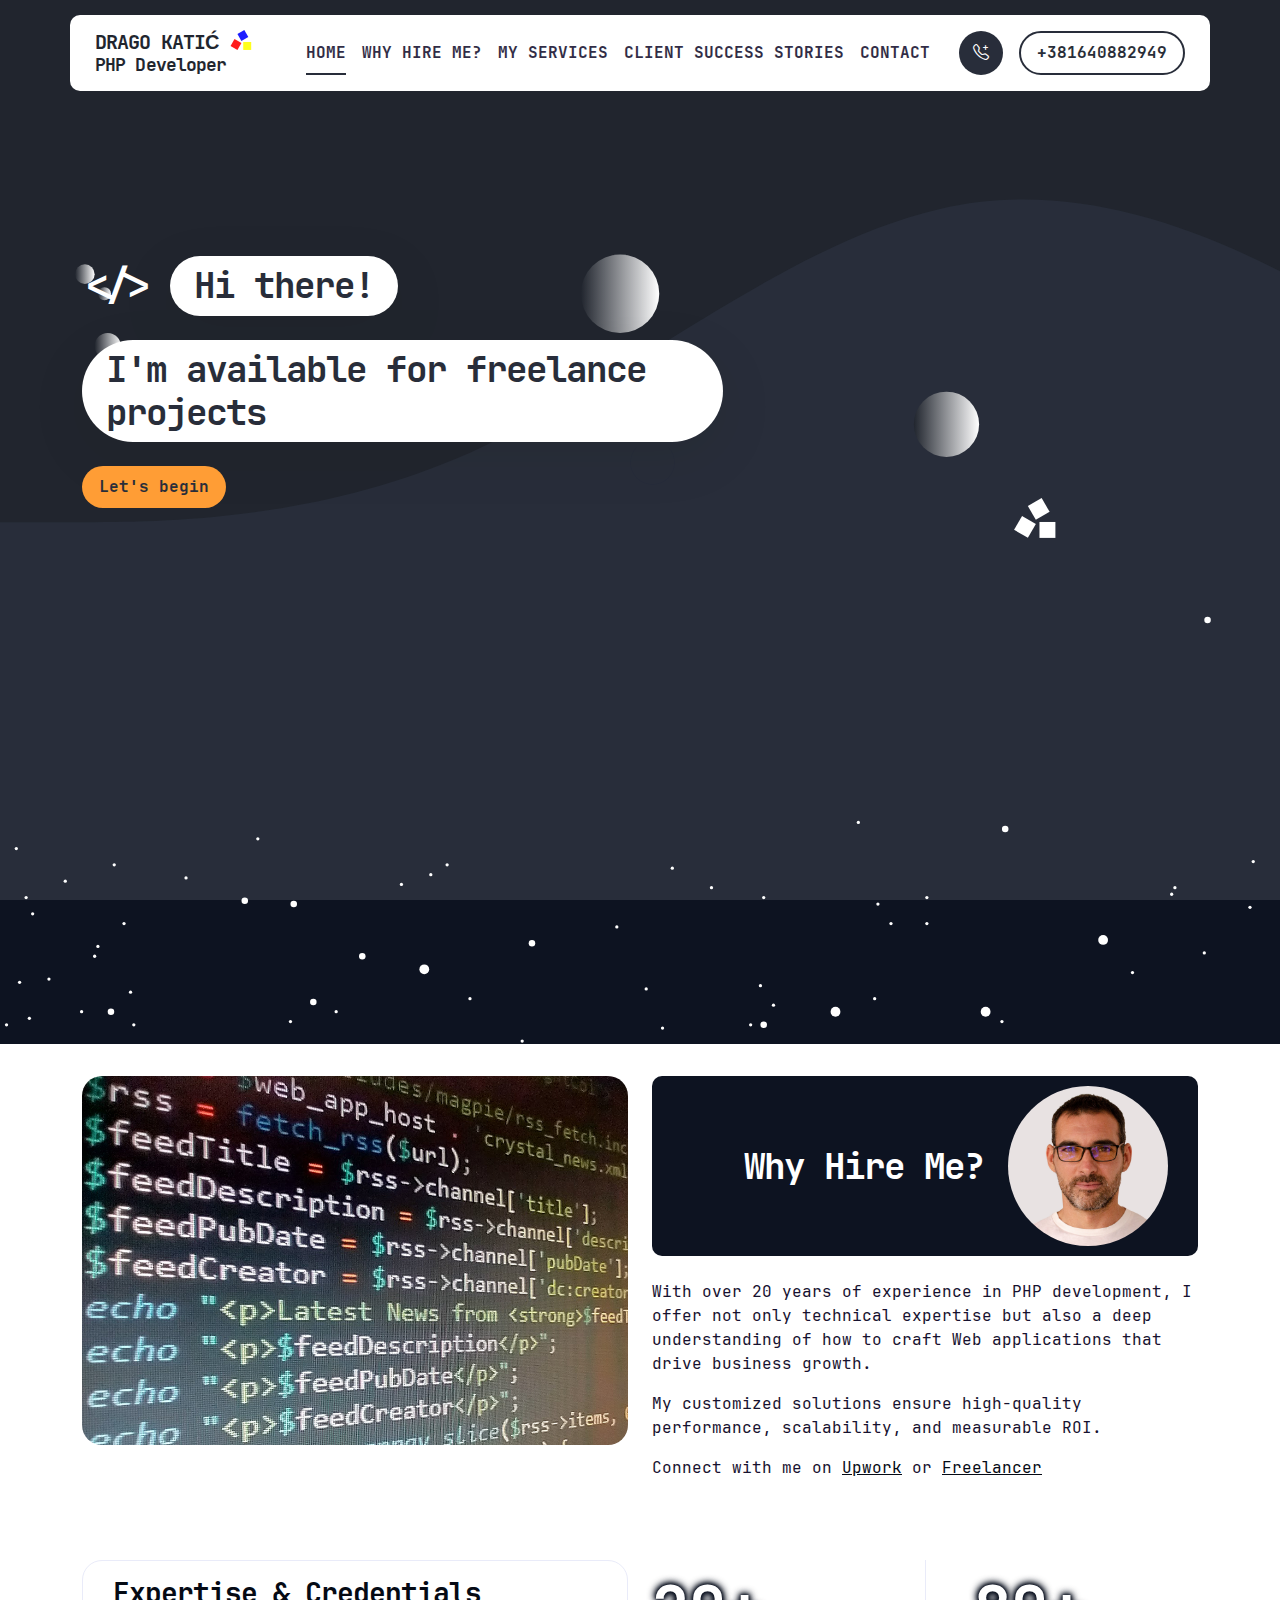
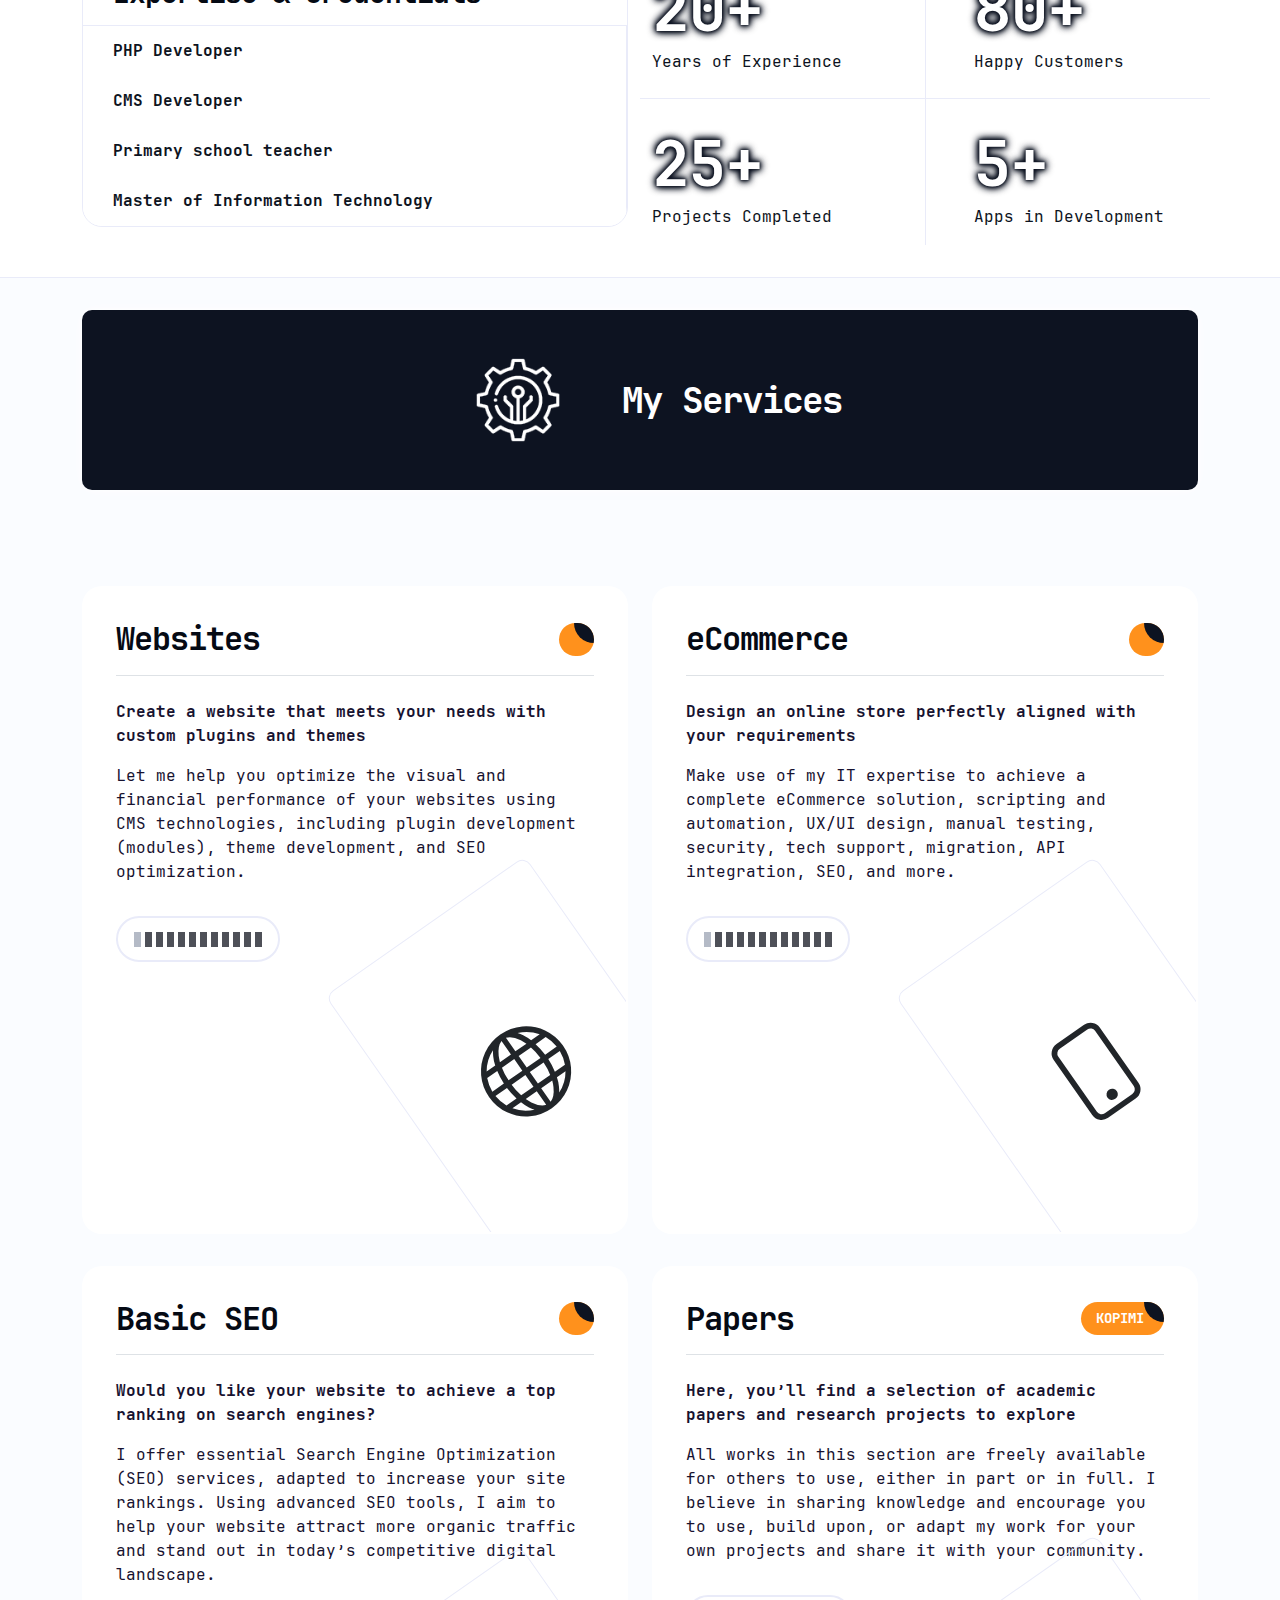
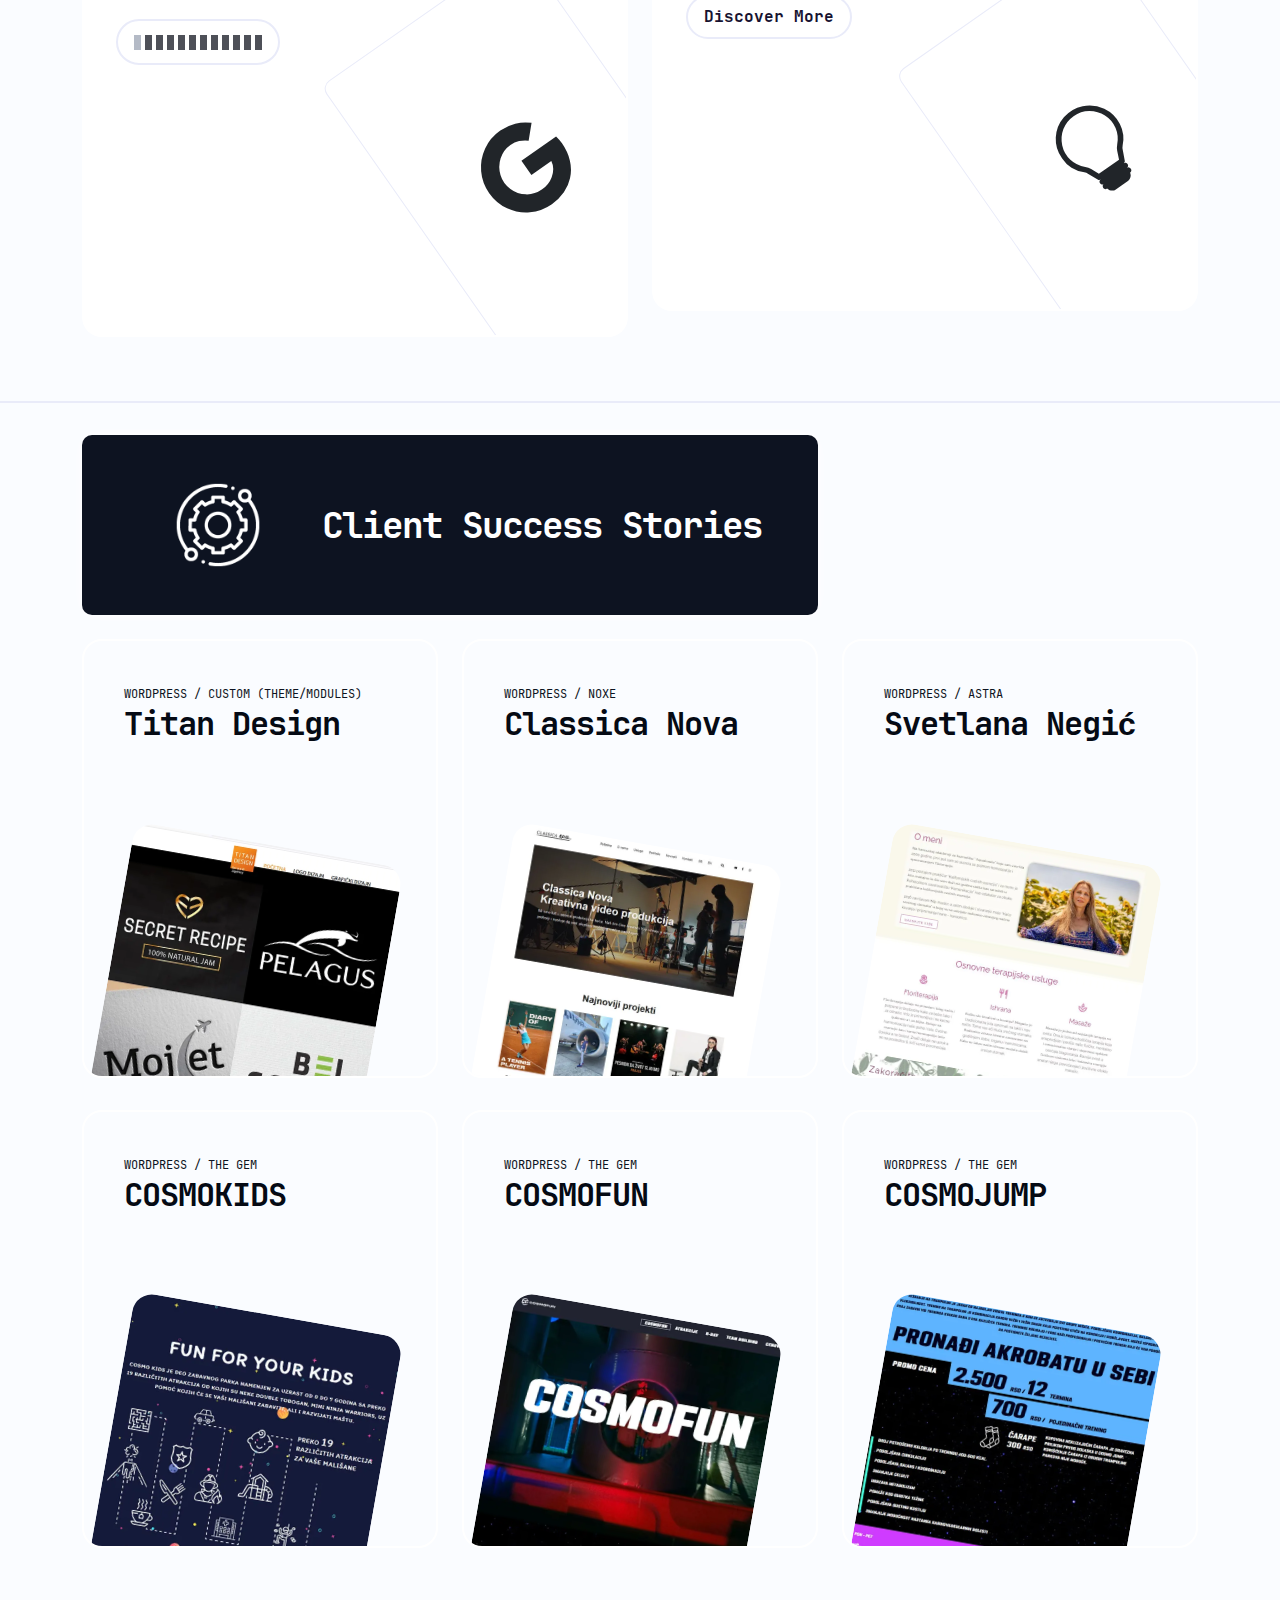
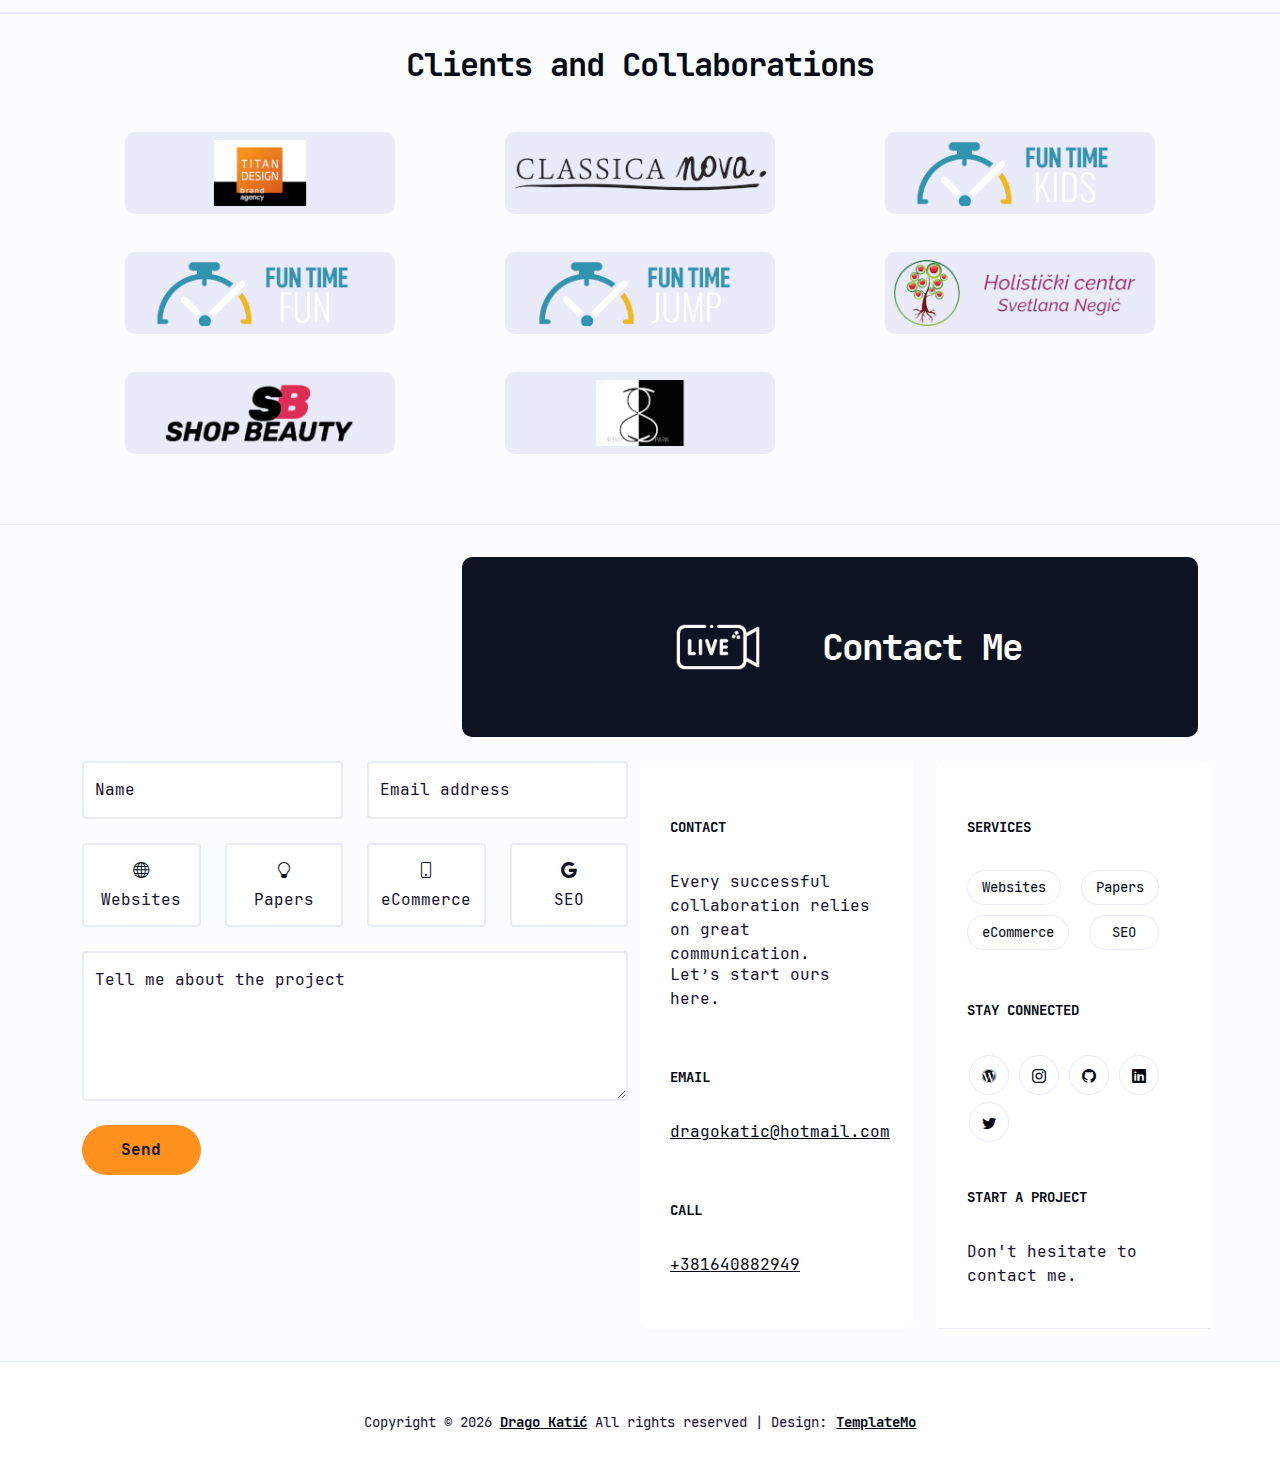
<file: index.html>
<!doctype html>
    <html lang="en">
    <head>
        <script async src="https://www.googletagmanager.com/gtag/js?id=G-L1P8VCRL9Y"></script>
        <script>
            window.dataLayer = window.dataLayer || [];
            function gtag(){dataLayer.push(arguments);}
            gtag('js', new Date());
            gtag('config', 'G-L1P8VCRL9Y');
        </script>
    <meta name="google-site-verification" content="dE_oBko5D4y0tLyvJw1YZ-EsKObA-BkyZZPKDh4HV3Q"/>
    <!-- Character encoding -->
    <meta charset="utf-8"/>
    <!-- Basic SEO meta tags -->
    <meta name="abstract" content="Drago Katić | PHP Developer"/>
    <meta name="keywords" content="Drago Katić | PHP Developer | Portfolio | Freelance projects | PHP | CMS | Websites | eCommerce | Basic SEO | Papers | Technical expertise |  KOPIMI"/>
    <meta name="copyright" content="Copyright © Drago Katić All rights reserved"/>
    <meta name="robots" content="index, follow, max-snippet:-1, max-image-preview:large"/>
    <!-- Canonical link to the main URL of the website -->
    <link rel="canonical" href="https://dragokatic.github.io/"/>
    <!-- Viewport settings for responsive design -->
    <meta name="viewport" content="width=device-width, initial-scale=1"/>
    <!-- Meta description for search engines and SEO -->
    <meta name="description" content="With over 20 years of experience in PHP development, I offer technical expertise and a deep understanding of web applications that drive business growth. My customized solutions ensure high-quality performance and measurable ROI."/>
    <!-- Author of the website -->
    <meta name="author" content="Drago Katić"/>
    <!-- Title tag for the website (displayed in browser tab) -->
    <title>Drago Katić | PHP Developer | Portfolio</title>
    <!-- Favicon and Apple touch icons for various devices -->
    <link rel="apple-touch-icon" sizes="57x57" href="/apple-icon-57x57.png">
    <link rel="apple-touch-icon" sizes="60x60" href="/apple-icon-60x60.png">
    <link rel="apple-touch-icon" sizes="72x72" href="/apple-icon-72x72.png">
    <link rel="apple-touch-icon" sizes="76x76" href="/apple-icon-76x76.png">
    <link rel="apple-touch-icon" sizes="114x114" href="/apple-icon-114x114.png">
    <link rel="apple-touch-icon" sizes="120x120" href="/apple-icon-120x120.png">
    <link rel="apple-touch-icon" sizes="144x144" href="/apple-icon-144x144.png">
    <link rel="apple-touch-icon" sizes="152x152" href="/apple-icon-152x152.png">
    <link rel="apple-touch-icon" sizes="180x180" href="/apple-icon-180x180.png">
    <!-- Favicon icons for Android and other platforms -->
    <link rel="icon" type="image/png" sizes="192x192"  href="/android-icon-192x192.png">
    <link rel="icon" type="image/png" sizes="32x32" href="/favicon-32x32.png">
    <link rel="icon" type="image/png" sizes="96x96" href="/favicon-96x96.png">
    <link rel="icon" type="image/png" sizes="16x16" href="/favicon-16x16.png">
    <!-- Manifest for progressive web app functionality -->
    <link rel="manifest" href="/manifest.json">
    <!-- Microsoft application settings for Windows tiles -->
    <meta name="msapplication-TileColor" content="#ffffff">
    <meta name="msapplication-TileImage" content="/ms-icon-144x144.png">
    <!-- Favicon generator. For real. -->
    <link rel="icon" type="image/svg+xml" href="/favicon.svg" />
    <link rel="shortcut icon" href="/favicon.ico" />
    <link rel="apple-touch-icon" sizes="180x180" href="/apple-touch-icon.png" />
    <meta name="apple-mobile-web-app-title" content="Drago Katić | PHP Developer" />
    <link rel="manifest" href="/site.webmanifest" />
    <!-- Theme color for mobile browsers -->
    <meta name="theme-color" content="#ffffff">
    <!-- Open Graph (OG) tags for social media sharing (Facebook, LinkedIn, etc.) -->
    <meta property="og:locale" content="en-US"/>
    <meta property="og:type" content="website"/>
    <meta property="og:title" content="Drago Katić | PHP Developer | Portfolio"/>
    <meta property="og:description" content="With over 20 years of experience in PHP development, I offer technical expertise and a deep understanding of web applications that drive business growth. My customized solutions ensure high-quality performance and measurable ROI"/>
    <meta property="og:url" content="https://dragokatic.github.io/"/>
    <meta property="og:site_name" content="Drago Katić | PHP Developer | Portfolio"/>
    <!-- Open Graph image settings -->
    <meta property="og:image" content="images/drago-katic-php-developer.webp"/>
    <meta property="og:image:secure_url" content="images/drago-katic-php-developer.webp"/>
    <meta property="og:image:width" content="1200"/>
    <meta property="og:image:height" content="800"/>
    <meta property="og:image:alt" content="Drago Katić | PHP Developer | Portfolio"/>
    <meta property="og:image:type" content="image/webp"/>
    <!-- Twitter tags for social media sharing -->
    <meta name="twitter:card" content="summary_large_image"/>
    <meta name="twitter:title" content="Drago Katić | PHP Developer | Portfolio"/>
    <meta name="twitter:description" content="With over 20 years of experience in PHP development, I offer not only technical expertise but also a  deep understanding of how to craft web applications that drive business growth. My customized solutions ensure high-quality performance, scalability, and measurable ROI"/>
    <meta name="twitter:image" content="images/drago-katic-php-developer.webp"  />
    <meta name="twitter:label1" content="Written by"/>
    <meta name="twitter:data1" content="Drago Katić"/>
    <meta name="twitter:label2" content="Time to read"/>
    <meta name="twitter:data2" content="2 minutes"/>
    <!-- CSS FILES -->
    <link href="css/fonts.css" rel="stylesheet">
    <link href="css/bootstrap.min.css" rel="stylesheet">
    <link href="css/bootstrap-icons.css" rel="stylesheet">
    <link href="css/magnific-popup.css" rel="stylesheet">
    <link href="css/templatemo-first-portfolio-style.css" rel="stylesheet">
</head>
<body>
    <section class="preloader">
        <div class="spinner">
            <span class="spinner-rotate"></span>
        </div>
    </section>
    <nav class="navbar navbar-expand-lg">
        <div class="container">
            <a href="index.html" class="navbar-brand mx-auto mx-lg-0">
                <h1 class="header-container">
                    <span class="header-text">
                        <span class="header-drago-katic">Drago Katić</span>
                        <span class="header-php-developer">PHP Developer</span>
                    </span>
                    <img src="images/logo.svg" class="header-logo" alt="Colorful Logo Drago Katić | PHP Developer | Portfolio">
                </h1>
            </a>
            <button class="navbar-toggler" type="button" data-bs-toggle="collapse" data-bs-target="#navbarNav" aria-controls="navbarNav" aria-expanded="false" aria-label="Toggle navigation">
                <span class="navbar-toggler-icon"></span>
            </button>
            <div class="d-flex align-items-center d-lg-none telephone">
                <i class="navbar-icon bi-telephone-plus me-3 telephone-button"></i>
                <a href="tel: +381640882949" class="custom-btn btn telephone-link">+381640882949</a>
            </div>
            <div class="collapse navbar-collapse" id="navbarNav">
                <ul class="navbar-nav ms-lg-5">
                    <li class="nav-item">
                        <a class="nav-link click-scroll" href="index.html#section_1"><span class="menu-links-14">Home</span></a>
                    </li>
                    <li class="nav-item">
                        <a class="nav-link click-scroll" href="index.html#section_2"><span class="menu-links-14">Why Hire Me?</span></a>
                    </li>
                    <li class="nav-item">
                        <a class="nav-link click-scroll" href="index.html#section_3"><span class="menu-links-14">My Services</span></a>
                    </li>
                    <li class="nav-item">
                        <a class="nav-link click-scroll" href="index.html#section_4"><span class="menu-links-14">Client Success Stories</span></a>
                    </li>
                    <li class="nav-item">
                        <a class="nav-link click-scroll" href="index.html#section_5"><span class="menu-links-14">Contact</span></a>
                    </li>
                </ul>
                <div class="d-lg-flex align-items-center d-none ms-auto">
                    <i class="navbar-icon bi-telephone-plus me-3"></i>
                    <a href="tel: +381640882949" class="custom-btn btn">+381640882949</a>
                </div>
            </div>
        </div>
    </nav>
    <main>
        <section class="dragokatic d-flex justify-content-center align-items-center" id="section_1">
            <div class="container z-index-50">
                <div class="row">
                    <div class="col-lg-7 col-12">
                        <div class="hero-text">
                            <div class="d-flex align-items-center mb-4">
                                <p class="dragokatic-code-symbol">&#60;&#47;&#62;</p>
                                <h2 class="dragokatic-title ms-3 mb-0">Hi there!</h2>
                            </div>
                            <h2 class="mb-4">I'm available for freelance projects</h2>
                            <p class="mb-4"><a class="custom-btn btn custom-link" href="#section_2">Let's begin</a></p>
                        </div>
                    </div>
                    <div class="col-lg-5 col-12">
                        <img src="images/logo_white.svg" class="logo-image img-fluid" alt="White Logo Drago Katić | PHP Developer | Portfolio">
                    </div>
                </div>
            </div>
            <svg xmlns="http://www.w3.org/2000/svg" viewBox="0 0 1440 320">
                <defs>
                    <linearGradient id="light-right" x1="1" y1="0.5" x2="0" y2="0.5">
                        <stop offset="0%" stop-color="white"/>
                        <stop offset="100%" stop-color="#050a14"/>
                    </linearGradient>
                </defs>
                <path fill="#050a14" d="M0,160L24,160C48,160,96,160,144,138.7C192,117,240,75,288,64C336,53,384,75,432,106.7C480,139,528,181,576,208C624,235,672,245,720,240C768,235,816,213,864,186.7C912,160,960,128,1008,133.3C1056,139,1104,181,1152,202.7C1200,224,1248,224,1296,197.3C1344,171,1392,117,1416,90.7L1440,64L1440,0L0,0Z"></path>

                <circle cx="32" cy="90" r="2" fill="url(#light-right)"/>
                <circle cx="26" cy="84" r="3" fill="url(#light-right)"/>
                <circle cx="33" cy="106" r="4" fill="url(#light-right)"/>
                <circle cx="55" cy="111" r="1" fill="url(#light-right)"/>
                <!-- Planets -->
                <circle cx="190" cy="90" r="12" fill="url(#light-right)"/>
                <circle cx="450" cy="190" r="8" fill="url(#light-right)"/>
                <circle cx="290" cy="130" r="10" fill="url(#light-right)"/>
                <!-- The Stars  -->
                <circle cx="400" cy="220" r="1.5" fill="white"/>
                <circle cx="410" cy="230" r="1.2" fill="white"/>
                <circle cx="370" cy="190" r="1" fill="white"/>
                <circle cx="700" cy="100" r="0.5" fill="white"/>
                <circle cx="900" cy="80" r="0.8" fill="white"/>
                <circle cx="1250" cy="180" r="0.5" fill="white"/>
                <!-- Planet's rings-->
                <ellipse cx="450" cy="190" rx="28" ry="10" fill="none" stroke="white" stroke-width="0.6"/>
                <ellipse cx="450" cy="190" rx="35" ry="12" fill="none" stroke="white" stroke-width="0.8"/>
                <ellipse cx="450" cy="190" rx="40" ry="14" fill="none" stroke="white" stroke-width="1"/>
                <!--Stars  -->
                <circle cx="302" cy="310" r="1.5" fill="white"/>
                <circle cx="521" cy="313" r="0.5" fill="white"/>
                <circle cx="218" cy="272" r="0.5" fill="white"/>
                <circle cx="1061" cy="309" r="0.5" fill="white"/>
                <circle cx="610" cy="284" r="0.5" fill="white"/>
                <circle cx="427" cy="299" r="0.5" fill="white"/>
                <circle cx="629" cy="315" r="0.5" fill="white"/>
                <circle cx="189" cy="284" r="0.5" fill="white"/>
                <circle cx="576" cy="274" r="0.5" fill="white"/>
                <circle cx="34" cy="310" r="1" fill="white"/>
                <circle cx="936" cy="278" r="0.5" fill="white"/>
                <circle cx="842" cy="308" r="0.5" fill="white"/>
                <circle cx="284" cy="275" r="0.5" fill="white"/>
                <circle cx="1438" cy="274" r="0.5" fill="white"/>
                <circle cx="1126" cy="275" r="0.5" fill="white"/>
                <circle cx="1176" cy="274" r="0.5" fill="white"/>
                <circle cx="649" cy="252" r="0.5" fill="white"/>
                <circle cx="1371" cy="309" r="0.5" fill="white"/>
                <circle cx="1121" cy="278" r="0.5" fill="white"/>
                <circle cx="96" cy="307" r="1" fill="white"/>
                <circle cx="564" cy="258" r="0.5" fill="white"/>
                <circle cx="41" cy="314" r="0.5" fill="white"/>
                <circle cx="29" cy="293" r="0.5" fill="white"/>
                <circle cx="1059" cy="319" r="0.5" fill="white"/>
                <circle cx="669" cy="306" r="0.5" fill="white"/>
                <circle cx="838" cy="276" r="0.5" fill="white"/>
                <circle cx="874" cy="287" r="0.5" fill="white"/>
                <circle cx="360" cy="272" r="0.5" fill="white"/>
                <circle cx="549" cy="286" r="0.5" fill="white"/>
                <circle cx="163" cy="289" r="1" fill="white"/>
                <circle cx="359" cy="274" r="0.5" fill="white"/>
                <circle cx="269" cy="277" r="0.5" fill="white"/>
                <circle cx="934" cy="287" r="1.5" fill="white"/>
                <circle cx="1052" cy="256" r="0.5" fill="white"/>
                <circle cx="1001" cy="262" r="0.5" fill="white"/>
                <circle cx="589" cy="273" r="0.5" fill="white"/>
                <circle cx="764" cy="309" r="0.5" fill="white"/>
                <circle cx="837" cy="289" r="0.5" fill="white"/>
                <circle cx="749" cy="270" r="0.5" fill="white"/>
                <circle cx="1065" cy="318" r="1" fill="white"/>
                <circle cx="594" cy="262" r="0.5" fill="white"/>
                <circle cx="782" cy="300" r="1" fill="white"/>
                <circle cx="237" cy="308" r="0.5" fill="white"/>
                <circle cx="1190" cy="298" r="0.5" fill="white"/>
                <circle cx="784" cy="257" r="0.5" fill="white"/>
                <circle cx="647" cy="292" r="0.5" fill="white"/>
                <circle cx="1186" cy="287" r="0.5" fill="white"/>
                <circle cx="771" cy="265" r="0.5" fill="white"/>
                <circle cx="284" cy="283" r="0.5" fill="white"/>
                <circle cx="404" cy="271" r="0.5" fill="white"/>
                <circle cx="514" cy="252" r="1.5" fill="white"/>
                <circle cx="234" cy="314" r="1" fill="white"/>
                <circle cx="1021" cy="274" r="0.5" fill="white"/>
                <circle cx="1319" cy="271" r="0.5" fill="white"/>
                <circle cx="543" cy="276" r="0.5" fill="white"/>
                <circle cx="435" cy="294" r="0.5" fill="white"/>
                <circle cx="369" cy="292" r="0.5" fill="white"/>
                <circle cx="234" cy="275" r="0.5" fill="white"/>
                <circle cx="40" cy="304" r="0.5" fill="white"/>
                <circle cx="206" cy="266" r="0.5" fill="white"/>
                <circle cx="103" cy="310" r="0.5" fill="white"/>
                <circle cx="75" cy="276" r="1" fill="white"/>
                <circle cx="1397" cy="264" r="0.5" fill="white"/>
                <circle cx="1027" cy="275" r="0.5" fill="white"/>
                <circle cx="273" cy="283" r="0.5" fill="white"/>
                <circle cx="1053" cy="302" r="0.5" fill="white"/>
                <circle cx="1165" cy="302" r="0.5" fill="white"/>
                <circle cx="432" cy="314" r="0.5" fill="white"/>
                <circle cx="591" cy="311" r="0.5" fill="white"/>
                <circle cx="160" cy="319" r="0.5" fill="white"/>
                <circle cx="268" cy="306" r="0.5" fill="white"/>
                <circle cx="338" cy="288" r="1.5" fill="white"/>
                <circle cx="347" cy="298" r="0.5" fill="white"/>
                <circle cx="198" cy="303" r="0.5" fill="white"/>
                <circle cx="421" cy="262" r="0.5" fill="white"/>
                <circle cx="1090" cy="268" r="0.5" fill="white"/>
                <circle cx="606" cy="309" r="0.5" fill="white"/>
                <circle cx="943" cy="263" r="0.5" fill="white"/>
                <circle cx="1149" cy="264" r="0.5" fill="white"/>
                <circle cx="233" cy="302" r="0.5" fill="white"/>
                <circle cx="743" cy="282" r="0.5" fill="white"/>
                <circle cx="137" cy="265" r="0.5" fill="white"/>
                <circle cx="991" cy="304" r="0.5" fill="white"/>
                <circle cx="123" cy="271" r="0.5" fill="white"/>
                <circle cx="1107" cy="293" r="1" fill="white"/>
                <circle cx="575" cy="251" r="0.5" fill="white"/>
                <circle cx="89" cy="313" r="0.5" fill="white"/>
                <circle cx="1429" cy="299" r="0.5" fill="white"/>
                <circle cx="132" cy="268" r="0.5" fill="white"/>
                <circle cx="1290" cy="277" r="1" fill="white"/>
                <circle cx="651" cy="292" r="0.5" fill="white"/>
                <circle cx="79" cy="257" r="0.5" fill="white"/>
                <circle cx="1304" cy="312" r="1.5" fill="white"/>
                <circle cx="203" cy="315" r="0.5" fill="white"/>
                <circle cx="554" cy="277" r="0.5" fill="white"/>
                <circle cx="1152" cy="253" r="1" fill="white"/>
                <circle cx="922" cy="258" r="0.5" fill="white"/>
                <circle cx="729" cy="298" r="0.5" fill="white"/>
                <circle cx="453" cy="284" r="0.5" fill="white"/>
                <circle cx="144" cy="306" r="0.5" fill="white"/>
                <circle cx="1068" cy="286" r="1" fill="white"/>
                <circle cx="1314" cy="278" r="0.5" fill="white"/>
                <circle cx="256" cy="310" r="1.5" fill="white"/>
                <circle cx="827" cy="291" r="0.5" fill="white"/>
                <circle cx="307" cy="313" r="0.5" fill="white"/>
                <circle cx="1117" cy="265" r="1" fill="white"/>
                <circle cx="1240" cy="273" r="0.5" fill="white"/>
                <circle cx="384" cy="264" r="0.5" fill="white"/>
                <circle cx="1021" cy="305" r="0.5" fill="white"/>
                <circle cx="745" cy="287" r="0.5" fill="white"/>
                <circle cx="90" cy="277" r="1" fill="white"/>
                <circle cx="486" cy="259" r="0.5" fill="white"/>
                <circle cx="1004" cy="307" r="0.5" fill="white"/>
                <circle cx="598" cy="299" r="1.5" fill="white"/>
                <circle cx="413" cy="256" r="0.5" fill="white"/>
                <circle cx="1228" cy="315" r="0.5" fill="white"/>
                <circle cx="1321" cy="272" r="1" fill="white"/>
                <circle cx="230" cy="314" r="0.5" fill="white"/>
                <circle cx="817" cy="269" r="0.5" fill="white"/>
                <circle cx="642" cy="318" r="0.5" fill="white"/>
                <circle cx="111" cy="293" r="1" fill="white"/>
                <circle cx="403" cy="312" r="0.5" fill="white"/>
                <circle cx="1222" cy="284" r="0.5" fill="white"/>
                <circle cx="57" cy="269" r="0.5" fill="white"/>
                <circle cx="130" cy="297" r="1.5" fill="white"/>
                <circle cx="535" cy="275" r="0.5" fill="white"/>
                <circle cx="308" cy="254" r="1" fill="white"/>
                <circle cx="1382" cy="290" r="0.5" fill="white"/>
                <circle cx="263" cy="252" r="0.5" fill="white"/>
                <circle cx="1439" cy="274" r="0.5" fill="white"/>
                <circle cx="778" cy="285" r="1.5" fill="white"/>
                <circle cx="534" cy="268" r="0.5" fill="white"/>
                <circle cx="611" cy="259" r="1" fill="white"/>
                <circle cx="946" cy="264" r="0.5" fill="white"/>
                <circle cx="1238" cy="319" r="0.5" fill="white"/>
                <circle cx="1034" cy="294" r="0.5" fill="white"/>
                <circle cx="38" cy="283" r="0.5" fill="white"/>
                <circle cx="670" cy="317" r="1" fill="white"/> 
                <circle cx="383" cy="278" r="0.5" fill="white"/>
                <circle cx="5" cy="260" r="0.5" fill="white"/>
                <circle cx="10" cy="280" r="0.5" fill="white"/>
                <circle cx="15" cy="300" r="0.5" fill="white"/>
                <circle cx="20" cy="270" r="0.5" fill="white"/>
                <circle cx="25" cy="310" r="0.5" fill="white"/>
                <circle cx="30" cy="290" r="0.5" fill="white"/>
                <circle cx="35" cy="265" r="0.5" fill="white"/>
                <circle cx="8" cy="275" r="0.5" fill="white"/>
                <circle cx="9" cy="312" r="0.5" fill="white"/>
                <circle cx="6" cy="301" r="0.5" fill="white"/>
                <circle cx="2" cy="314" r="0.5" fill="white"/>
            </svg>
            </section>
            <section class="about section-padding" id="section_2">
                <div class="container">
                    <div class="row">
                        <div class="col-lg-6 col-12">
                            <img src="images/php-development.webp" class="about-image img-fluid" alt="PHP Development">
                        </div>
                        <div class="col-lg-6 col-12 mt-5 mt-lg-0">
                            <div class="about-thumb">
                                <div class="section-title-wrap d-flex justify-content-end align-items-center mb-4">
                                    <h2 class="text-white me-4 mb-0">Why Hire Me?</h2>
                                    <img src="images/drago-katic-php-developer.jpg" class="avatar-image img-fluid" alt="Drago Katić - PHP Developer">
                                </div>
                                <p>With over 20 years of experience in PHP development, I offer not only technical expertise but also a deep understanding of how to craft Web applications that drive business growth.</p>
                                <p>My customized solutions ensure high-quality performance, scalability, and measurable ROI.</p>
                                <p>Connect with me on 
                                    <a href="https://www.upwork.com/freelancers/~01a8eb657df3ee0d5f" target="_blank">Upwork</a> 
                                    or <a href="https://www.freelancer.com/u/DragoKatic" target="_blank">Freelancer</a>
                                </p>
                            </div>
                        </div>
                    </div>
                </div>
            </section>

            <section class="section-padding">
                <div class="container">
                    <div class="row">
                        <div class="col-lg-6 col-12">
                            <div class="profile-thumb">
                                <div class="profile-title">
                                    <h4 class="mb-0">Expertise & Credentials</h4>
                                </div>
                                <div class="profile-body">
                                    <p>
                                        <span class="profile-small-title">PHP Developer</span>
                                    </p>
                                    <p>
                                        <span class="profile-small-title">CMS Developer</span> 
                                    </p>
                                    <p>
                                         <span class="profile-small-title">Primary school teacher</span> 
                                    </p>
                                    <p>
                                        <span class="profile-small-title">Master of Information Technology</span>
                                    </p>
                                </div>
                            </div>
                        </div>
                        <div class="col-lg-6 col-12 mt-5 mt-lg-0">
                            <div class="about-thumb">
                                <div class="row">
                                    <div class="col-lg-6 col-6 featured-border-bottom py-2">
                                        <strong class="featured-numbers">20+</strong>
                                        <p class="featured-text">Years of Experience</p>
                                    </div>
                                    <div class="col-lg-6 col-6 featured-border-start featured-border-bottom ps-5 py-2">
                                        <strong class="featured-numbers">80+</strong>
                                        <p class="featured-text">Happy Customers</p>
                                    </div>
                                    <div class="col-lg-6 col-6 pt-4">
                                        <strong class="featured-numbers">25+</strong>
                                        <p class="featured-text">Projects Completed</p>
                                    </div>
                                    <div class="col-lg-6 col-6 featured-border-start ps-5 pt-4">
                                        <strong class="featured-numbers">5+</strong>
                                        <p class="featured-text">Apps in Development</p>
                                    </div>
                                </div>
                            </div>
                        </div>
                    </div>
                </div>
            </section>

            <section class="section-padding services" id="section_3">
                <div class="container">
                    <div class="row">
                        <div class="col-lg-10 col-12 mx-auto width-100">
                            <div class="section-title-wrap d-flex justify-content-center align-items-center mb-5">
                                <img src="images/services.png" class="avatar-image img-fluid" alt="My Services">
                                <h2 class="text-white ms-4 mb-0">My Services</h2>
                            </div>
                            <div class="row pt-lg-5">
                                <div class="col-lg-6 col-12">
                                    <div class="services-thumb">
                                        <div class="d-flex flex-wrap align-items-center border-bottom mb-4 pb-3">
                                            <h3 class="mb-0">Websites</h3>
                                            <div class="services-price-wrap ms-auto">
                                                <p class="services-price-text mb-0">
                                                    <br/>
                                                </p>
                                                <div class="services-price-overlay"></div>
                                            </div>
                                        </div>
                                        <p class="text-weight-bold">Create a website that meets your needs with custom plugins and themes</p>
                                        <p>Let me help you optimize the visual and financial performance of your websites using CMS technologies, including plugin development (modules), theme development, and SEO optimization.</p>
                                        <a href="websites.html" class="custom-btn custom-border-btn btn mt-3" hidden="hidden">Discover More</a>
                                        <a href="websites.html" class="custom-btn custom-border-btn btn mt-3"><span class="img-spriter" title="Spriter *.gif animation"></span></a>
                                        <div class="services-icon-wrap d-flex justify-content-center align-items-center">
                                            <i class="services-icon bi-globe"></i>
                                        </div>
                                    </div>                                    
                                </div>
                                <div class="col-lg-6 col-12">
                                    <div class="services-thumb services-thumb-up">
                                        <div class="d-flex flex-wrap align-items-center border-bottom mb-4 pb-3">
                                            <h3 class="mb-0">eCommerce</h3>
                                            <div class="services-price-wrap ms-auto">
                                                <p class="services-price-text mb-0">
                                                    <br/>
                                                </p>
                                                <div class="services-price-overlay"></div>
                                            </div>
                                        </div>
                                        <p class="text-weight-bold">Design an online store perfectly aligned with your requirements</p>
                                        <p>Make use of my IT expertise to achieve a complete eCommerce solution, scripting and automation, UX/UI design, manual testing, security, tech support, migration, API integration, SEO, and more.</p>
                                        <a href="ecommerce.html" class="custom-btn custom-border-btn btn mt-3" hidden="hidden">Discover More</a>
                                        <a href="ecommerce.html" class="custom-btn custom-border-btn btn mt-3"><span class="img-spriter" title="Spriter *.gif animation"></span></a>
                                        <div class="services-icon-wrap d-flex justify-content-center align-items-center">
                                            <i class="services-icon bi-phone"></i>
                                        </div>
                                    </div>
                                </div>
                                <div class="col-lg-6 col-12">
                                    <div class="services-thumb">
                                        <div class="d-flex flex-wrap align-items-center border-bottom mb-4 pb-3">
                                            <h3 class="mb-0">Basic SEO</h3>
                                            <div class="services-price-wrap ms-auto">
                                                <p class="services-price-text mb-0">
                                                    <br/>
                                                </p>
                                                <div class="services-price-overlay"></div>
                                            </div>
                                        </div>
                                        <p class="text-weight-bold">Would you like your website to achieve a top ranking on search engines?</p>
                                        <p>I offer essential Search Engine Optimization (SEO) services, adapted to increase your site rankings. Using advanced SEO tools, I aim to help your website attract more organic traffic and stand out in today’s competitive digital landscape.</p>
                                        <a href="seo.html" class="custom-btn custom-border-btn btn mt-3" hidden="hidden">Discover More</a>
                                        <a href="seo.html" class="custom-btn custom-border-btn btn mt-3"><span class="img-spriter" title="Spriter *.gif animation"></span></a>
                                        <div class="services-icon-wrap d-flex justify-content-center align-items-center">
                                            <i class="services-icon bi-google"></i>
                                        </div>
                                    </div>
                                </div>
                                <div class="col-lg-6 col-12">
                                    <div class="services-thumb services-thumb-up">
                                        <div class="d-flex flex-wrap align-items-center border-bottom mb-4 pb-3">
                                            <h3 class="mb-0">Papers</h3>
                                            <div class="services-price-wrap ms-auto">
                                                <p class="services-price-text mb-0">KOPIMI</p>
                                                <div class="services-price-overlay"></div>
                                            </div>
                                        </div>
                                        <p class="text-weight-bold">Here, you’ll find a selection of academic papers and research projects to explore</p>
                                        <p>All works in this section are freely available for others to use, either in part or in full. I believe in sharing knowledge and encourage you to use, build upon, or adapt my work for your own projects and share it with your community.</p>
                                        <a href="papers.html" class="custom-btn custom-border-btn btn mt-3">Discover More</a>
                                        <a href="papers.html" class="custom-btn custom-border-btn btn mt-3" hidden="hidden"><span class="img-spriter" title="Spriter *.gif animation"></span></a>
                                        <div class="services-icon-wrap d-flex justify-content-center align-items-center">
                                            <i class="services-icon bi-lightbulb"></i>
                                        </div>
                                    </div>
                                </div>
                            </div>
                        </div>
                    </div>
                </div>
            </section>

            <section class="section-padding services" id="section_4">
                <div class="container">
                    <div class="row">
                        <div class="col-lg-8 col-md-8 col-12 ms-auto margin-left-0">
                            <div class="section-title-wrap d-flex justify-content-center align-items-center mb-4">
                                <img src="images/projects.png" class="avatar-image img-fluid" alt="Projects">
                                <h2 class="text-white ms-4 mb-0">Client Success Stories</h2>
                            </div>
                        </div>
                        <div class="clearfix"></div>
                        <div class="col-lg-4 col-md-6 col-12">
                            <div class="projects-thumb">
                                <div class="projects-info">
                                    <small class="projects-tag">WordPress / Custom (theme/modules)</small>
                                    <h3 class="projects-title">Titan Design</h3>
                                </div>
                                <a href="images/projects/titandizajn.webp" class="popup-image">
                                    <img src="images/projects/titandizajn.webp" class="projects-image img-fluid" alt="Titan Design">
                                </a>
                            </div>
                        </div>
                        <div class="col-lg-4 col-md-6 col-12">
                            <div class="projects-thumb">
                                <div class="projects-info">
                                    <small class="projects-tag">WordPress / Noxe</small>
                                    <h3 class="projects-title">Classica Nova</h3>
                                </div>
                                <a href="images/projects/classicanova.webp" class="popup-image">
                                    <img src="images/projects/classicanova.webp" class="projects-image img-fluid" alt="Classica Nova">
                                </a>
                            </div>
                        </div>
                        <div class="col-lg-4 col-md-6 col-12">
                            <div class="projects-thumb">
                                <div class="projects-info">
                                    <small class="projects-tag">WordPress / Astra</small>
                                    <h3 class="projects-title">Svetlana Negić</h3>
                                </div>
                                <a href="images/projects/svetlananegic.webp" class="popup-image">
                                    <img src="images/projects/svetlananegic.webp" class="projects-image img-fluid" alt="Holistički centar - Svetlana Negić">
                                </a>
                            </div>
                        </div>
                        <div class="col-lg-4 col-md-6 col-12">
                            <div class="projects-thumb">
                                <div class="projects-info">
                                    <small class="projects-tag">WordPress / The Gem</small>
                                    <h3 class="projects-title">COSMOKIDS</h3>
                                </div>
                                <a href="images/projects/cosmokids.webp" class="popup-image">
                                    <img src="images/projects/cosmokids.webp" class="projects-image img-fluid" alt="COSMOKIDS">
                                </a>
                            </div>
                        </div>
                        <div class="col-lg-4 col-md-6 col-12">
                            <div class="projects-thumb">
                                <div class="projects-info">
                                    <small class="projects-tag">WordPress / The Gem</small>
                                    <h3 class="projects-title">COSMOFUN</h3>
                                </div>
                                <a href="images/projects/cosmofun.webp" class="popup-image">
                                    <img src="images/projects/cosmofun.webp" class="projects-image img-fluid" alt="COSMOFUN">
                                </a>
                            </div>
                        </div>
                        <div class="col-lg-4 col-md-6 col-12">
                            <div class="projects-thumb">
                                <div class="projects-info">
                                    <small class="projects-tag">WordPress / The Gem</small>
                                    <h3 class="projects-title">COSMOJUMP</h3>
                                </div>
                                <a href="images/projects/cosmojump.webp" class="popup-image">
                                    <img src="images/projects/cosmojump.webp" class="projects-image img-fluid" alt="COSMOJUMP">
                                </a>
                            </div>
                        </div>
                    </div>
                </div>
            </section>

            <section class="section-padding services">
                <div class="container">
                    <div class="row align-items-center">
                        <div class="col-lg-12 col-12">
                            <h3 class="text-center mb-5">Clients and Collaborations</h3>
                        </div>
                        <div class="col-lg-4 col-12 ms-auto clients-item-height center-content">
                            <a href="https://titandizajn.com/" target="_blank"><img src="images/clients/titandizajn.png" class="clients-image img-fluid" alt="Titan Design"></a>
                        </div>
                        <div class="col-lg-4 col-12 clients-item-height center-content">
                            <a href="https://classicanova.rs/" target="_blank"><img src="images/clients/classicanova.png" class="clients-image img-fluid" alt="Classica Nova"></a>
                        </div>
                        <div class="col-lg-4 col-12 me-auto clients-item-height center-content">
                            <a href="https://www.funtime.rs/kids/" target="_blank"><img src="images/clients/funtime-kids.png" class="clients-image img-fluid" alt="FUN TIME KIDS"></a>
                        </div>
                        <div class="col-lg-4 col-12 clients-item-height center-content">
                            <a href="https://www.funtime.rs/fun/" target="_blank"><img src="images/clients/funtime-fun.png" class="clients-image img-fluid" alt="FUN TIME FUN"></a>
                        </div>
                        <div class="col-lg-4 col-12 clients-item-height center-content">
                            <a href="https://www.funtime.rs/jump/" target="_blank"><img src="images/clients/funtime-jump.png" class="clients-image img-fluid" alt="FUN TIME JUMP"></a>
                        </div>
                        <div class="col-lg-4 col-12 clients-item-height center-content">
                            <a href="https://www.facebook.com/holistickicentarsvetlananegic" target="_blank"><img src="images/clients/holisticki-centar-svetlana-negic.png" class="clients-image img-fluid" alt="Holistički Centar Svetlana Negić"></a>
                        </div>
                        <div class="col-lg-4 col-12 clients-item-height center-content">
                            <a href="https://luminx.no/" target="_blank"><img src="images/clients/shopbeauty.png" class="clients-image img-fluid" alt="Shop Beauty"></a>
                        </div>
                        <div class="col-lg-4 col-12 clients-item-height center-content">
                            <a href="https://www.facebook.com/vb.silver.spark" target="_blank"><img src="images/clients/silverspark.png" class="clients-image img-fluid" alt="Silver Spark"></a>
                        </div>
                    </div>
                </div>
            </section>

            <section class="contact section-padding" id="section_5">
                <div class="container">
                    <div class="row">
                        <div class="col-lg-8 col-md-8 col-12 ms-auto">
                            <div class="section-title-wrap d-flex justify-content-center align-items-center mb-4">
                                <img src="images/contact.png" class="avatar-image img-fluid" alt="">
                                <h2 class="text-white ms-4 mb-0">Contact Me</h2>
                            </div>
                        </div>
                            <div class="clearfix"></div>
                            <div class="col-lg-6 col-12 mt-5 mt-lg-0">
                                <form action="https://formspree.io/f/xqkjdvge" method="POST" class="custom-form contact-form margin-0" role="form">
                                    <div class="row">
                                        <div class="col-lg-6 col-md-6 col-12">
                                            <div class="form-floating">
                                                <input type="text" name="Name" class="form-control" placeholder="Name" required>
                                                <label for="floatingInput">Name</label>
                                            </div>
                                        </div>
                                        <div class="col-lg-6 col-md-6 col-12">
                                            <div class="form-floating">
                                                <input type="email" name="Email" pattern="[^ @]*@[^ @]*" class="form-control" placeholder="Email address" required>
                                                <label for="floatingInput">Email address</label>
                                            </div>
                                        </div>
                                        <div class="col-lg-3 col-md-6 col-6">
                                            <div class="form-check form-check-inline">
                                                <input name="Website" type="checkbox" class="form-check-input" id="inlineCheckbox1" value="1">
                                                <label class="form-check-label" for="inlineCheckbox1">
                                                    <i class="bi-globe form-check-icon"></i>
                                                    <span class="form-check-label-text">Websites</span>
                                                </label>
                                            </div>
                                        </div>
                                        <div class="col-lg-3 col-md-6 col-6">
                                            <div class="form-check form-check-inline">
                                                <input name="Papers" type="checkbox" class="form-check-input"  id="inlineCheckbox2" value="1">
                                                <label class="form-check-label" for="inlineCheckbox2">
                                                    <i class="bi-lightbulb form-check-icon"></i>
                                                    <span class="form-check-label-text">Papers</span>
                                                </label>
                                            </div>
                                        </div>
                                        <div class="col-lg-3 col-md-6 col-6">
                                            <div class="form-check form-check-inline">
                                                <input name="eCommerce" type="checkbox" class="form-check-input"  id="inlineCheckbox3" value="1">
                                                <label class="form-check-label" for="inlineCheckbox3">
                                                    <i class="bi-phone form-check-icon"></i>
                                                    <span class="form-check-label-text">eCommerce</span>
                                                </label>
                                            </div>
                                        </div>
                                        <div class="col-lg-3 col-md-6 col-6">
                                            <div class="form-check form-check-inline me-0">
                                                <input name="Seo" type="checkbox" class="form-check-input" id="inlineCheckbox4" value="1">
                                                <label class="form-check-label" for="inlineCheckbox4">
                                                    <i class="bi-google form-check-icon"></i>
                                                    <span class="form-check-label-text">SEO</span>
                                                </label>
                                            </div>
                                        </div>
                                        <div class="col-lg-12 col-12">
                                            <div class="form-floating">
                                                <textarea name="Message" class="form-control" placeholder="Tell me about the project" required></textarea>
                                                <label for="floatingTextarea">Tell me about the project</label>
                                            </div>
                                        </div>
                                        <div class="col-lg-3 col-12 ms-auto margin-left-0">
                                            <button type="submit" name="Submit" class="form-control">Send</button>
                                        </div>
                                    </div>
                                </form>
                            </div>
                            <div class="col-lg-3 col-md-6 col-12 ps-lg-0">
                                <div class="contact-info d-flex flex-column">
                                    <strong class="site-footer-title d-block mb-3 contact-title">Contact</strong>
                                    <p class="mb-2">
                                        Every successful collaboration relies on great communication.
                                    </p>
                                    <p class="margin-top--11">
                                        Let’s start ours here.
                                    </p>

                                    <strong class="site-footer-title d-block mt-4 mb-3 contact-title">Email</strong>
                                    <p>
                                        <a href="mailto:dragokatic@hotmail.com">
                                            dragokatic@hotmail.com
                                        </a>
                                    </p>
                                    <strong class="site-footer-title d-block mt-4 mb-3 contact-title">Call</strong>
                                    <p class="mb-0">
                                        <a href="tel: +381640882949">
                                            +381640882949
                                        </a>
                                    </p>
                                </div>
                            </div>
                            <div class="col-lg-3 col-md-6 col-12 pe-lg-0">
                                <div class="contact-info contact-info-border-start d-flex flex-column">
                                    <strong class="site-footer-title d-block mb-3 contact-title">Services</strong>
                                    <ul class="footer-menu">
                                        <li class="footer-menu-item"><a href="websites.html" class="footer-menu-link">Websites</a></li>
                                        <li class="footer-menu-item"><a href="papers.html" class="footer-menu-link">Papers</a></li>
                                        <li class="footer-menu-item"><a href="ecommerce.html" class="footer-menu-link">eCommerce</a></li>
                                        <li class="footer-menu-item"><a href="seo.html" class="footer-menu-link">SEO</a></li>
                                    </ul>
                                    <strong class="site-footer-title d-block mt-4 mb-3 contact-title">Stay connected</strong>
                                    <ul class="social-icon">
                                        <li class="social-icon-item"><a href="https://dragokatic.wordpress.com" class="social-icon-link bi-wordpress" aria-label="WordPress" target=”_blank”></a></li>
                                        <li class="social-icon-item"><a href="https://www.instagram.com/dragokaticdevelopment" class="social-icon-link bi-instagram" aria-label="Instagram" target=”_blank”></a></li>
                                        <li class="social-icon-item"><a href="https://github.com/DragoKatic" class="social-icon-link bi-github" aria-label="GitHub" target=”_blank”></a></li>
                                        <li class="social-icon-item"><a href="https://rs.linkedin.com/in/dragokatic" class="social-icon-link bi-linkedin" aria-label="LinkedIn" target=”_blank”></a></li>
                                        <li class="social-icon-item"><a href="https://twitter.com/DragoKatic" class="social-icon-link bi-twitter" aria-label="Twitter" target=”_blank”></a></li>
                                    </ul>
                                    <strong class="site-footer-title d-block mt-4 mb-3 contact-title">Start a project</strong>
                                    <p class="mb-0">Don't hesitate to contact me.</p>
                                </div>
                            </div>
                        </div>
                        </div>
                    </div>
                </section>
            </main>
            <footer class="site-footer">
                <div class="container">
                    <div class="row">
                        <div class="col-lg-12 col-12">
                            <div class="copyright-text-wrap">
                                <p class="mb-0">
                                    <span class="copyright-text">Copyright © <span id="year"></span> <a href="index.html">Drago Katić</a> All rights reserved | Design: </span><a rel="sponsored" href="https://templatemo.com" target="_blank">TemplateMo</a>
                                </p>
                            </div>
                        </div>
                    </div>
                </div>
            </footer>
<!-- JAVASCRIPT FILES -->
        <script src="js/jquery.min.js"></script>
        <script src="js/bootstrap.min.js"></script>
        <script src="js/jquery.sticky.js"></script>
        <script src="js/click-scroll.js"></script>
        <script src="js/jquery.magnific-popup.min.js"></script>
        <script src="js/magnific-popup-options.js"></script>
        <script src="js/custom.js"></script>
    </body>
</html>
</file>
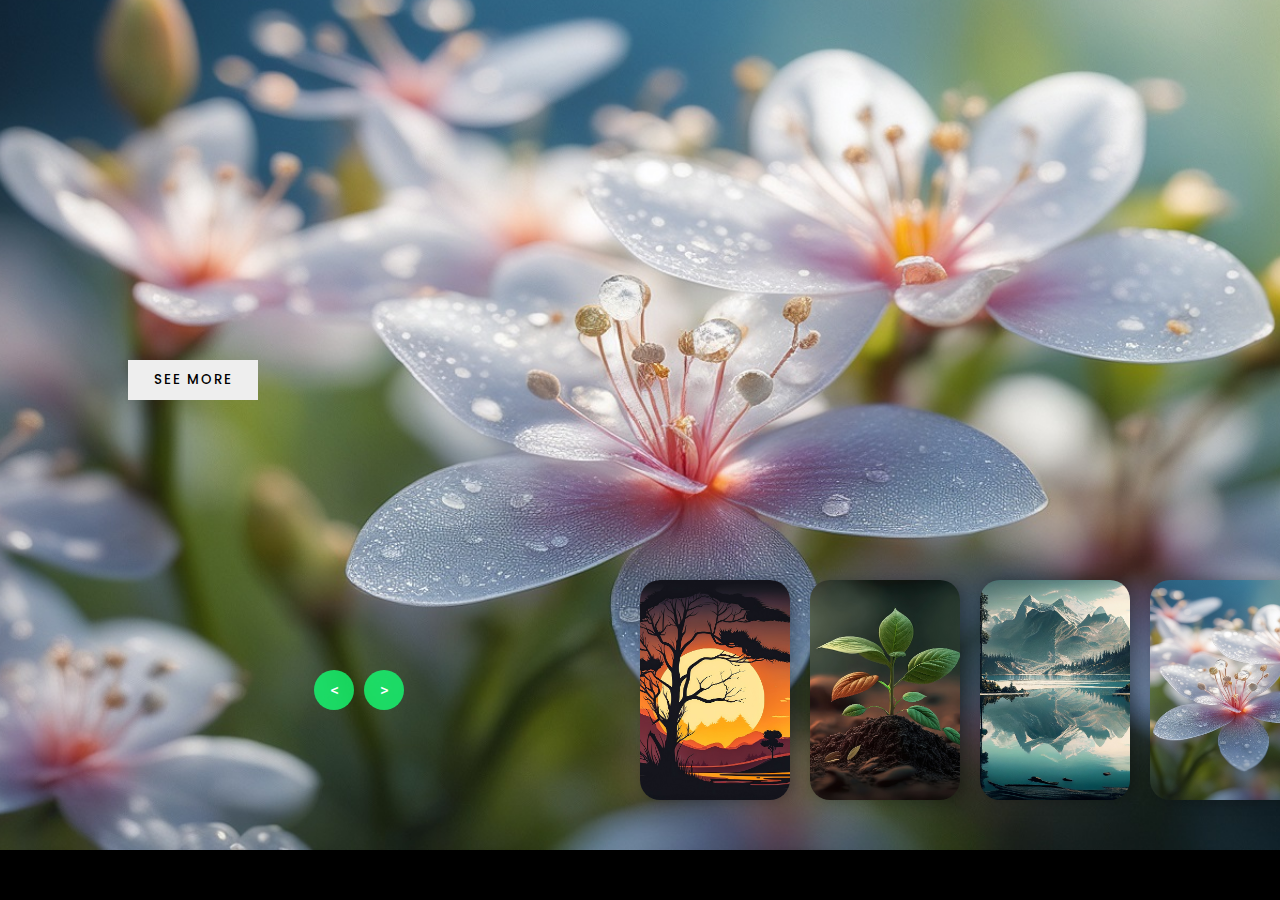
<file: test/index.html>
<!DOCTYPE html>
<html lang="en">
<head>
    <meta charset="UTF-8">
    <meta name="viewport" content="width=device-width, initial-scale=1.0">
    <title>Image Slider</title>
    <link rel="stylesheet" href="style.css">
</head>
<body>
<!--
    <header>
        <nav>
            <a href="#" class="active">Home</a>
            <a href="#">About</a>
            <a href="#">Portfolio</a>
            <a href="#">Services</a>
            <a href="#">Contact</a>
        </nav>
    </header>

-->
    
    <div class="slider">


        <div class="list">

            <div class="item">
                <img src="./image/img1.jpg" alt="">

                <div class="content">
                    <div class="title">MAGIC SLIDER</div>
                    <div class="type">FLOWER</div>
                    <div class="description">
                        Lorem ipsum dolor sit amet consectetur adipisicing elit. Deleniti temporibus quis eum consequuntur voluptate quae doloribus distinctio. Possimus, sed recusandae. Lorem ipsum dolor sit amet consectetur adipisicing elit. Sequi, aut.
                    </div>
                    <div class="button">
                        <button>SEE MORE</button>
                    </div>
                </div>
            </div>

            <div class="item">
                <img src="./image/img2.jpg" alt="">

                <div class="content">
                    <div class="title">MAGIC SLIDER</div>
                    <div class="type">NATURE</div>
                    <div class="description">
                        Lorem ipsum dolor sit amet consectetur adipisicing elit. Deleniti temporibus quis eum consequuntur voluptate quae doloribus distinctio. Possimus, sed recusandae. Lorem ipsum dolor sit amet consectetur adipisicing elit. Sequi, aut.
                    </div>
                    <div class="button">
                        <button>SEE MORE</button>
                    </div>
                </div>
            </div>

            <div class="item">
                <img src="./image/img4.jpg" alt="">

                <div class="content">
                    <div class="title">MAGIC SLIDER</div>
                    <div class="type">PLANT</div>
                    <div class="description">
                        Lorem ipsum dolor sit amet consectetur adipisicing elit. Deleniti temporibus quis eum consequuntur voluptate quae doloribus distinctio. Possimus, sed recusandae. Lorem ipsum dolor sit amet consectetur adipisicing elit. Sequi, aut.
                    </div>
                    <div class="button">
                        <button>SEE MORE</button>
                    </div>
                </div>
            </div>

            <div class="item">
                <img src="./image/img3.jpg" alt="">

                <div class="content">
                    <div class="title">MAGIC SLIDER</div>
                    <div class="type">NATURE</div>
                    <div class="description">
                        Lorem ipsum dolor sit amet consectetur adipisicing elit. Deleniti temporibus quis eum consequuntur voluptate quae doloribus distinctio. Possimus, sed recusandae. Lorem ipsum dolor sit amet consectetur adipisicing elit. Sequi, aut.
                    </div>
                    <div class="button">
                        <button>SEE MORE</button>
                    </div>
                </div>
            </div>

        </div>


        <div class="thumbnail">

            <div class="item">
                <img src="./image/img1.jpg" alt="">
            </div>
            <div class="item">
                <img src="./image/img2.jpg" alt="">
            </div>
            <div class="item">
                <img src="./image/img4.jpg" alt="">
            </div>
            <div class="item">
                <img src="./image/img3.jpg" alt="">
            </div>

        </div>


        <div class="nextPrevArrows">
            <button class="prev"> < </button>
            <button class="next"> > </button>
        </div>


    </div>





    <script src="app.js"></script>
</body>
</html>
</file>
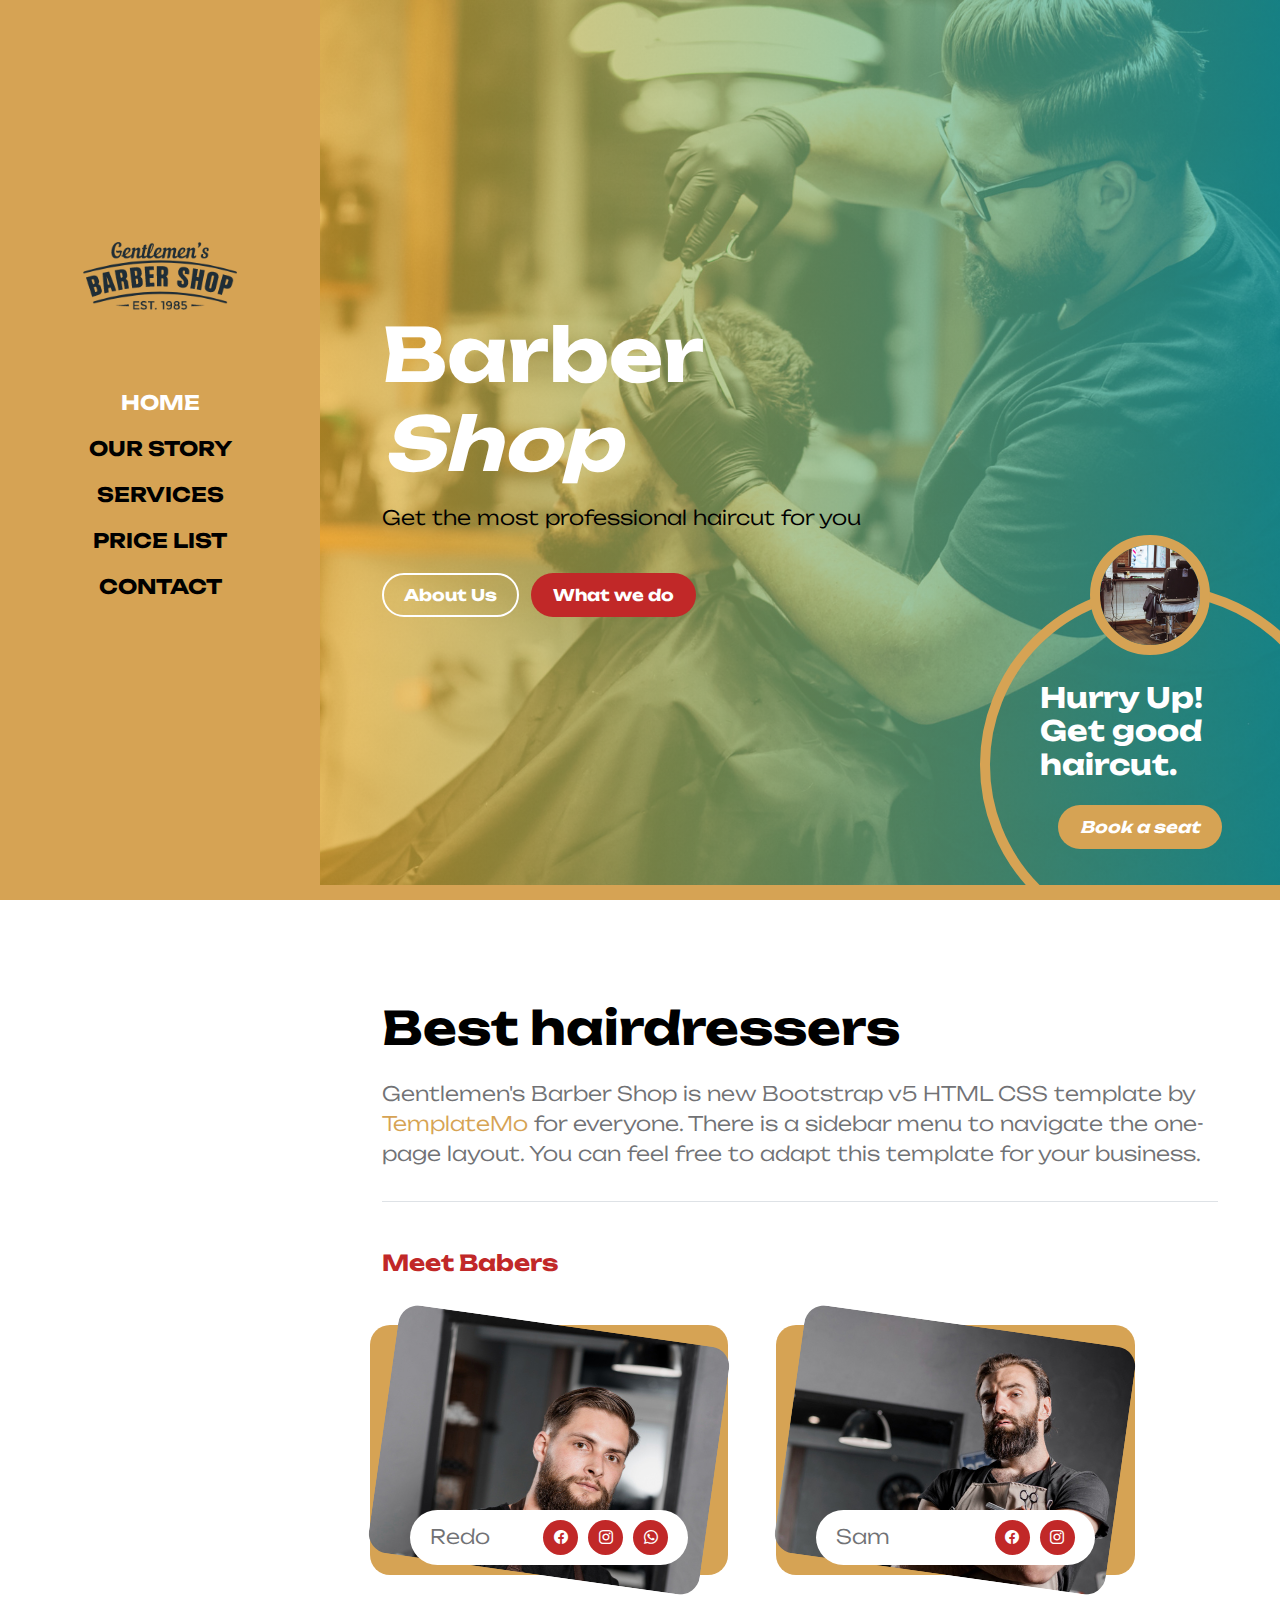
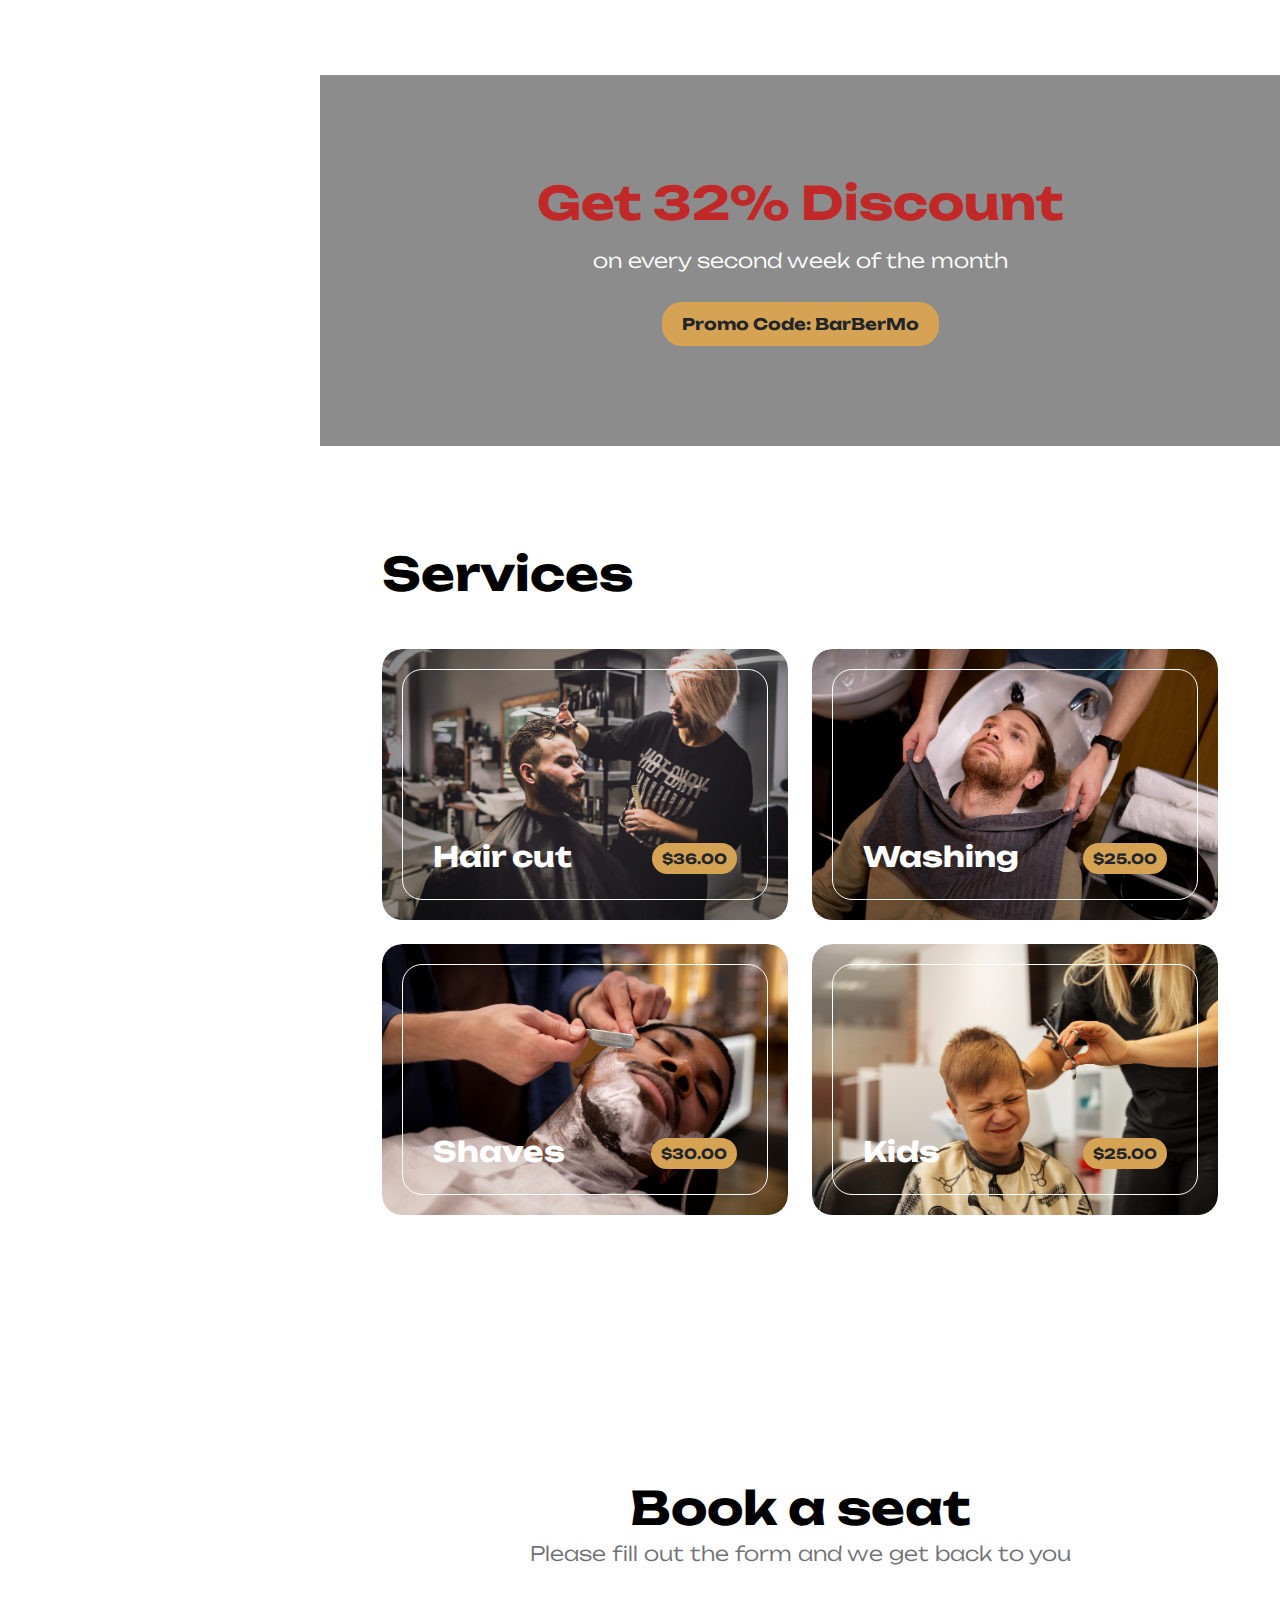
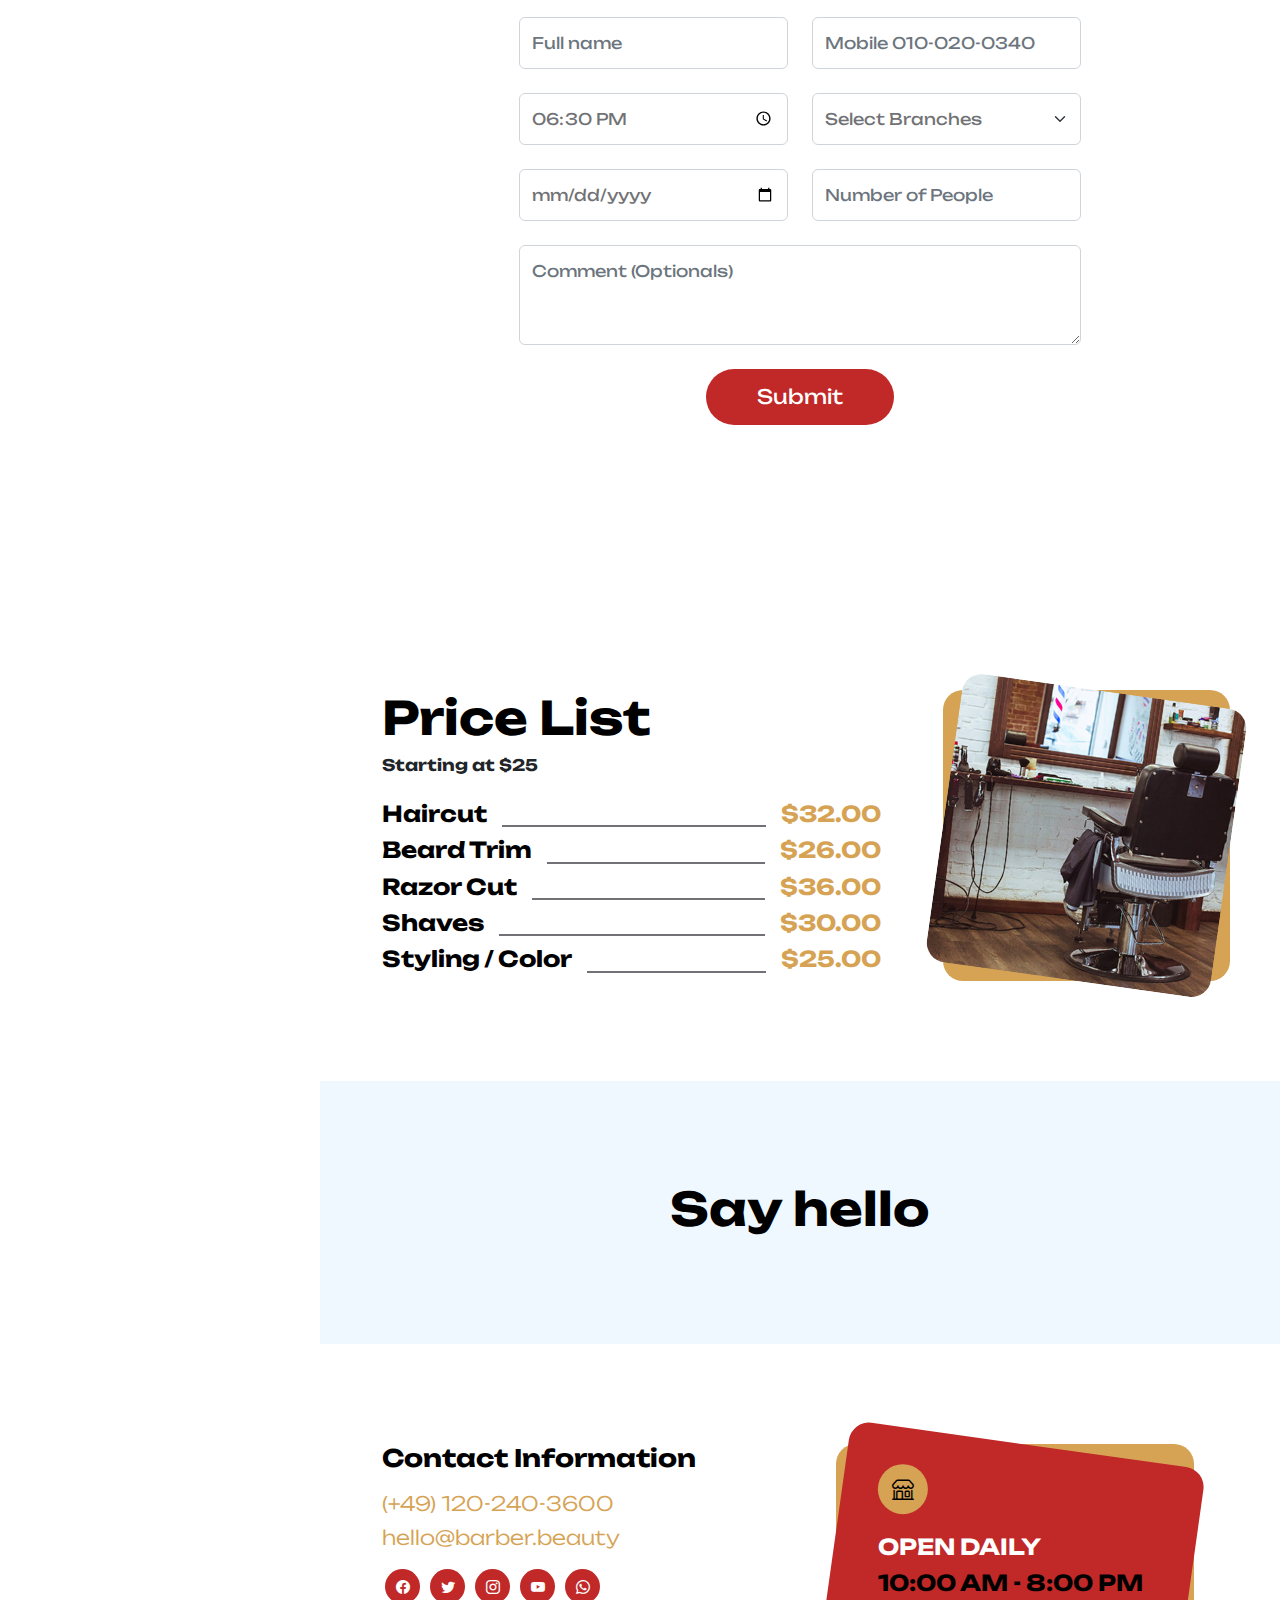
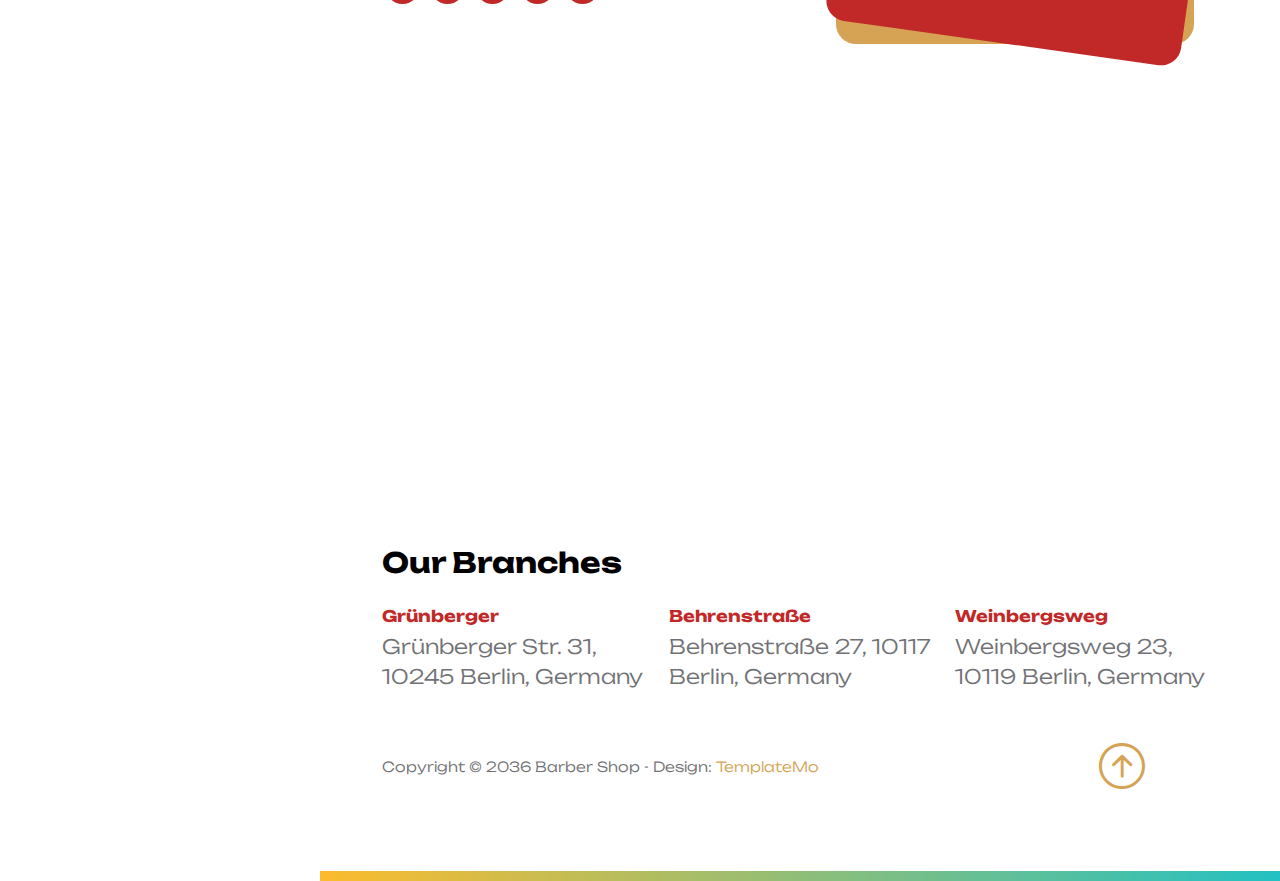
<file: see/themes/barber_shop/index.html>
<!doctype html>
<html lang="en">
    <head>
        <meta charset="utf-8">
        <meta name="viewport" content="width=device-width, initial-scale=1">

        <meta name="description" content="">
        <meta name="author" content="">

        <title>Gentlemen's Barber Shop - HTML CSS Template</title>

        <!-- CSS FILES -->        
        <link rel="preconnect" href="https://fonts.googleapis.com">
        
        <link rel="preconnect" href="https://fonts.gstatic.com" crossorigin>

        <link href="https://fonts.googleapis.com/css2?family=Unbounded:wght@300;500&display=swap" rel="stylesheet">

        <link href="css/bootstrap.min.css" rel="stylesheet">

        <link href="css/bootstrap-icons.css" rel="stylesheet">

        <link href="css/templatemo-barber-shop.css" rel="stylesheet">
<!--

TemplateMo 585 Barber Shop

https://templatemo.com/tm-585-barber-shop

-->
    </head>
    
    <body>

        <div class="container-fluid">
            <div class="row">

                <button class="navbar-toggler d-md-none collapsed" type="button" data-bs-toggle="collapse" data-bs-target="#sidebarMenu" aria-controls="sidebarMenu" aria-expanded="false" aria-label="Toggle navigation">
                    <span class="navbar-toggler-icon"></span>
                </button>

                <nav id="sidebarMenu" class="col-md-4 col-lg-3 d-md-block sidebar collapse p-0">

                    <div class="position-sticky sidebar-sticky d-flex flex-column justify-content-center align-items-center">
                        <a class="navbar-brand" href="index.html">
                            <img src="images/templatemo-barber-logo.png" class="logo-image img-fluid" align="">
                        </a>

                        <ul class="nav flex-column">
                            <li class="nav-item">
                                <a class="nav-link click-scroll" href="#section_1">Home</a>
                            </li>

                            <li class="nav-item">
                                <a class="nav-link click-scroll" href="#section_2">Our Story</a>
                            </li>

                            <li class="nav-item">
                                <a class="nav-link click-scroll" href="#section_3">Services</a>
                            </li>

                            <li class="nav-item">
                                <a class="nav-link click-scroll" href="#section_4">Price List</a>
                            </li>

                            <li class="nav-item">
                                <a class="nav-link click-scroll" href="#section_5">Contact</a>
                            </li>
                        </ul>
                    </div>
                </nav>
                
                <div class="col-md-8 ms-sm-auto col-lg-9 p-0">
                    <section class="hero-section d-flex justify-content-center align-items-center" id="section_1">

                            <div class="container">
                                <div class="row">

                                    <div class="col-lg-8 col-12">
                                        <h1 class="text-white mb-lg-3 mb-4"><strong>Barber <em>Shop</em></strong></h1>
                                        <p class="text-black">Get the most professional haircut for you</p>
                                        <br>
                                        <a class="btn custom-btn custom-border-btn custom-btn-bg-white smoothscroll me-2 mb-2" href="#section_2">About Us</a>

                                        <a class="btn custom-btn smoothscroll mb-2" href="#section_3">What we do</a>
                                    </div>
                                </div>
                            </div>

                            <div class="custom-block d-lg-flex flex-column justify-content-center align-items-center">
                                <img src="images/vintage-chair-barbershop.jpg" class="custom-block-image img-fluid" alt="">

                                <h4><strong class="text-white">Hurry Up! Get good haircut.</strong></h4>

                                <a href="#booking-section" class="smoothscroll btn custom-btn custom-btn-italic mt-3">Book a seat</a>
                            </div>
                    </section>


                    <section class="about-section section-padding" id="section_2">
                        <div class="container">
                            <div class="row">

                                <div class="col-lg-12 col-12 mx-auto">
                                    <h2 class="mb-4">Best hairdressers</h2>

                                    <div class="border-bottom pb-3 mb-5">
                                        <p>Gentlemen's Barber Shop is new Bootstrap v5 HTML CSS template by <a href="https://templatemo.com/page/1" target="_blank">TemplateMo</a> for everyone. There is a sidebar menu to navigate the one-page layout. You can feel free to adapt this template for your business.</p>
                                    </div>
                                </div>

                                    <h6 class="mb-5">Meet Babers</h6>

                                        <div class="col-lg-5 col-12 custom-block-bg-overlay-wrap me-lg-5 mb-5 mb-lg-0">
                                            <img src="images/barber/portrait-male-hairdresser-with-scissors.jpg" class="custom-block-bg-overlay-image img-fluid" alt="">

                                            <div class="team-info d-flex align-items-center flex-wrap">
                                                <p class="mb-0">Redo</p>

                                                <ul class="social-icon ms-auto">
                                                    <li class="social-icon-item">
                                                        <a href="#" class="social-icon-link bi-facebook">
                                                        </a>
                                                    </li>

                                                    <li class="social-icon-item">
                                                        <a href="#" class="social-icon-link bi-instagram">
                                                        </a>
                                                    </li>

                                                    <li class="social-icon-item">
                                                        <a href="#" class="social-icon-link bi-whatsapp">
                                                        </a>
                                                    </li>
                                                </ul>
                                            </div>
                                        </div>

                                        <div class="col-lg-5 col-12 custom-block-bg-overlay-wrap mt-4 mt-lg-0 mb-5 mb-lg-0">
                                            <img src="images/barber/portrait-mid-adult-bearded-male-barber-with-folded-arms.jpg" class="custom-block-bg-overlay-image img-fluid" alt="">

                                            <div class="team-info d-flex align-items-center flex-wrap">
                                                <p class="mb-0">Sam</p>

                                                <ul class="social-icon ms-auto">
                                                    <li class="social-icon-item">
                                                        <a href="#" class="social-icon-link bi-facebook">
                                                        </a>
                                                    </li>

                                                    <li class="social-icon-item">
                                                        <a href="#" class="social-icon-link bi-instagram">
                                                        </a>
                                                    </li>
                                                </ul>
                                            </div>
                                </div>

                            </div>
                        </div>
                    </section>

                    <section class="featured-section section-padding">
                        <div class="section-overlay"></div>

                        <div class="container">
                            <div class="row">

                                <div class="col-lg-10 col-12 mx-auto">
                                    <h2 class="mb-3">Get 32% Discount</h2>

                                    <p>on every second week of the month</p>

                                    <strong>Promo Code: BarBerMo</strong>
                                </div>

                            </div>
                        </div>
                    </section>


                    <section class="services-section section-padding" id="section_3">
                        <div class="container">
                            <div class="row">

                                <div class="col-lg-12 col-12">
                                    <h2 class="mb-5">Services</h2>
                                </div>

                                <div class="col-lg-6 col-12 mb-4">
                                    <div class="services-thumb">
                                        <img src="images/services/woman-cutting-hair-man-salon.jpg" class="services-image img-fluid" alt="">

                                        <div class="services-info d-flex align-items-end">
                                            <h4 class="mb-0">Hair cut</h4>

                                            <strong class="services-thumb-price">$36.00</strong>
                                        </div>
                                    </div>
                                </div>

                                <div class="col-lg-6 col-12 mb-4">
                                    <div class="services-thumb">
                                        <img src="images/services/hairdresser-grooming-their-client.jpg" class="services-image img-fluid" alt="">

                                        <div class="services-info d-flex align-items-end">
                                            <h4 class="mb-0">Washing</h4>

                                            <strong class="services-thumb-price">$25.00</strong>
                                        </div>
                                    </div>
                                </div>

                                <div class="col-lg-6 col-12 mb-4 mb-lg-0">
                                    <div class="services-thumb">
                                        <img src="images/services/hairdresser-grooming-client.jpg" class="services-image img-fluid" alt="">

                                        <div class="services-info d-flex align-items-end">
                                            <h4 class="mb-0">Shaves</h4>

                                            <strong class="services-thumb-price">$30.00</strong>
                                        </div>
                                    </div>
                                </div>

                                <div class="col-lg-6 col-12">
                                    <div class="services-thumb">
                                        <img src="images/services/boy-getting-haircut-salon-front-view.jpg" class="services-image img-fluid" alt="">

                                        <div class="services-info d-flex align-items-end">
                                            <h4 class="mb-0">Kids</h4>

                                            <strong class="services-thumb-price">$25.00</strong>
                                        </div>
                                    </div>
                                </div>

                            </div>
                        </div>
                    </section>

                    <section class="booking-section section-padding" id="booking-section">
                    <div class="container">
                        <div class="row">

                            <div class="col-lg-10 col-12 mx-auto">
                                <form action="#" method="post" class="custom-form booking-form" id="bb-booking-form" role="form">
                                    <div class="text-center mb-5">
                                        <h2 class="mb-1">Book a seat</h2>

                                        <p>Please fill out the form and we get back to you</p>
                                    </div>

                                    <div class="booking-form-body">
                                        <div class="row">

                                            <div class="col-lg-6 col-12">
                                                <input type="text" name="bb-name" id="bb-name" class="form-control" placeholder="Full name" required>
                                            </div>

                                            <div class="col-lg-6 col-12">
                                                <input type="tel" class="form-control" name="bb-phone" placeholder="Mobile 010-020-0340" pattern="[0-9]{3}-[0-9]{3}-[0-9]{4}" required="">
                                            </div>
                                        
                                            <div class="col-lg-6 col-12">
                                                <input class="form-control" type="time" name="bb-time" value="18:30" />
                                            </div>

                                            <div class="col-lg-6 col-12">
                                                <select class="form-select form-control" name="bb-branch" id="bb-branch" aria-label="Default select example">
                                                    <option selected="">Select Branches</option>
                                                    <option value="Grünberger">Grünberger</option>
                                                    <option value="Behrenstraße">Behrenstraße</option>
                                                    <option value="Weinbergsweg">Weinbergsweg</option>
                                                </select>

                                            </div>
                                            <div class="col-lg-6 col-12">
                                                <input type="date" name="bb-date" id="bb-date" class="form-control" placeholder="Date" required>
                                            </div>

                                            <div class="col-lg-6 col-12">
                                                <input type="number" name="bb-number" id="bb-number" class="form-control" placeholder="Number of People" required>
                                            </div>
                                        </div>

                                        <textarea name="bb-message" rows="3" class="form-control" id="bb-message" placeholder="Comment (Optionals)"></textarea>

                                        <div class="col-lg-4 col-md-10 col-8 mx-auto">
                                            <button type="submit" class="form-control">Submit</button>
                                        </div>
                                    </div>
                                </form>
                        </div>
                    </div>
                </section>


                    <section class="price-list-section section-padding" id="section_4">
                        <div class="container">
                            <div class="row">

                                <div class="col-lg-8 col-12">
                                    <div class="price-list-thumb-wrap">
                                        <div class="mb-4">
                                            <h2 class="mb-2">Price List</h2>

                                            <strong>Starting at $25</strong>
                                        </div>

                                        <div class="price-list-thumb">
                                            <h6 class="d-flex">
                                                Haircut
                                                <span class="price-list-thumb-divider"></span>

                                                <strong>$32.00</strong>
                                            </h6>
                                        </div>

                                        <div class="price-list-thumb">
                                            <h6 class="d-flex">
                                                Beard Trim
                                                <span class="price-list-thumb-divider"></span>

                                                <strong>$26.00</strong>
                                            </h6>
                                        </div>

                                        <div class="price-list-thumb">
                                            <h6 class="d-flex">
                                                Razor Cut
                                                <span class="price-list-thumb-divider"></span>

                                                <strong>$36.00</strong>
                                            </h6>
                                        </div>

                                        <div class="price-list-thumb">
                                            <h6 class="d-flex">
                                                Shaves
                                                <span class="price-list-thumb-divider"></span>

                                                <strong>$30.00</strong>
                                            </h6>
                                        </div>

                                        <div class="price-list-thumb">
                                            <h6 class="d-flex">
                                                Styling / Color
                                                <span class="price-list-thumb-divider"></span>

                                                <strong>$25.00</strong>
                                            </h6>
                                        </div>
                                    </div>
                                </div>

                                <div class="col-lg-4 col-12 custom-block-bg-overlay-wrap mt-5 mb-5 mb-lg-0 mt-lg-0 pt-3 pt-lg-0">
                                    <img src="images/vintage-chair-barbershop.jpg" class="custom-block-bg-overlay-image img-fluid" alt="">
                                </div>

                            </div>
                        </div>
                    </section>


                <section class="contact-section" id="section_5">
                    <div class="section-padding section-bg">
                        <div class="container">
                            <div class="row">   

                                <div class="col-lg-8 col-12 mx-auto">
                                    <h2 class="text-center">Say hello</h2>
                                </div>
                            </div>
                        </div>
                    </div>

                    <div class="section-padding">
                        <div class="container">
                            <div class="row">

                                <div class="col-lg-6 col-12">
                                    <h5 class="mb-3"><strong>Contact</strong> Information</h5>

                                    <p class="text-white d-flex mb-1">
                                        <a href="tel: 120-240-3600" class="site-footer-link">
                                            (+49) 
                                            120-240-3600
                                        </a>
                                    </p>

                                    <p class="text-white d-flex">
                                        <a href="mailto:info@yourgmail.com" class="site-footer-link">
                                            hello@barber.beauty
                                        </a>
                                    </p>

                                    <ul class="social-icon">
                                        <li class="social-icon-item">
                                            <a href="#" class="social-icon-link bi-facebook">
                                            </a>
                                        </li>
            
                                        <li class="social-icon-item">
                                            <a href="#" class="social-icon-link bi-twitter">
                                            </a>
                                        </li>
            
                                        <li class="social-icon-item">
                                            <a href="#" class="social-icon-link bi-instagram">
                                            </a>
                                        </li>

                                        <li class="social-icon-item">
                                            <a href="#" class="social-icon-link bi-youtube">
                                            </a>
                                        </li>

                                        <li class="social-icon-item">
                                            <a href="#" class="social-icon-link bi-whatsapp">
                                            </a>
                                        </li>
                                    </ul>
                                </div>

                                <div class="col-lg-5 col-12 contact-block-wrap mt-5 mt-lg-0 pt-4 pt-lg-0 mx-auto">
                                    <div class="contact-block">
                                        <h6 class="mb-0">
                                            <i class="custom-icon bi-shop me-3"></i>

                                            <strong>Open Daily</strong>

                                            <span class="ms-auto">10:00 AM - 8:00 PM</span>
                                        </h6>
                                    </div>
                                </div>

                                <div class="col-lg-12 col-12 mx-auto mt-5 pt-5">
                                    <iframe class="google-map" src="https://www.google.com/maps/embed?pb=!1m18!1m12!1m3!1d7702.122299518348!2d13.396786616231472!3d52.531268574169616!2m3!1f0!2f0!3f0!3m2!1i1024!2i768!4f13.1!3m3!1m2!1s0x47a85180d9075183%3A0xbba8c62c3dc41a7d!2sBarbabella%20Barbershop!5e1!3m2!1sen!2sth!4v1673886261201!5m2!1sen!2sth" width="100%" height="300" style="border:0;" allowfullscreen="" loading="lazy" referrerpolicy="no-referrer-when-downgrade"></iframe>
                                </div>

                            </div>
                        </div>
                    </div>
                </section>

                <footer class="site-footer">
                    <div class="container">
                        <div class="row">

                            <div class="col-lg-12 col-12">
                                <h4 class="site-footer-title mb-4">Our Branches</h4>
                            </div>

                            <div class="col-lg-4 col-md-6 col-11">
                                <div class="site-footer-thumb">
                                    <strong class="mb-1">Grünberger</strong>

                                    <p>Grünberger Str. 31, 10245 Berlin, Germany</p>
                                </div>
                            </div>

                            <div class="col-lg-4 col-md-6 col-11">
                                <div class="site-footer-thumb">
                                    <strong class="mb-1">Behrenstraße</strong>

                                    <p>Behrenstraße 27, 10117 Berlin, Germany</p>
                                </div>
                            </div>

                            <div class="col-lg-4 col-md-6 col-11">
                                <strong class="mb-1">Weinbergsweg</strong>

                                <p>Weinbergsweg 23, 10119 Berlin, Germany</p>
                            </div>
                        </div>
                    </div>

                    <div class="site-footer-bottom">
                        <div class="container">
                            <div class="row align-items-center">

                                <div class="col-lg-8 col-12 mt-4">
                                    <p class="copyright-text mb-0">Copyright © 2036 Barber Shop 
                                    - Design: <a href="https://templatemo.com" rel="nofollow" target="_blank">TemplateMo</a></p>
                                </div>

                                <div class="col-lg-2 col-md-3 col-3 mt-lg-4 ms-auto">
                                    <a href="#section_1" class="back-top-icon smoothscroll" title="Back Top">
                                        <i class="bi-arrow-up-circle"></i>
                                    </a>
                                </div>

                            </div>
                        </div>
                    </div>
                </footer>
            </div>

        <!-- JAVASCRIPT FILES -->
        <script src="js/jquery.min.js"></script>
        <script src="js/bootstrap.min.js"></script>
        <script src="js/click-scroll.js"></script>
        <script src="js/custom.js"></script>

    </body>
</html>
</file>
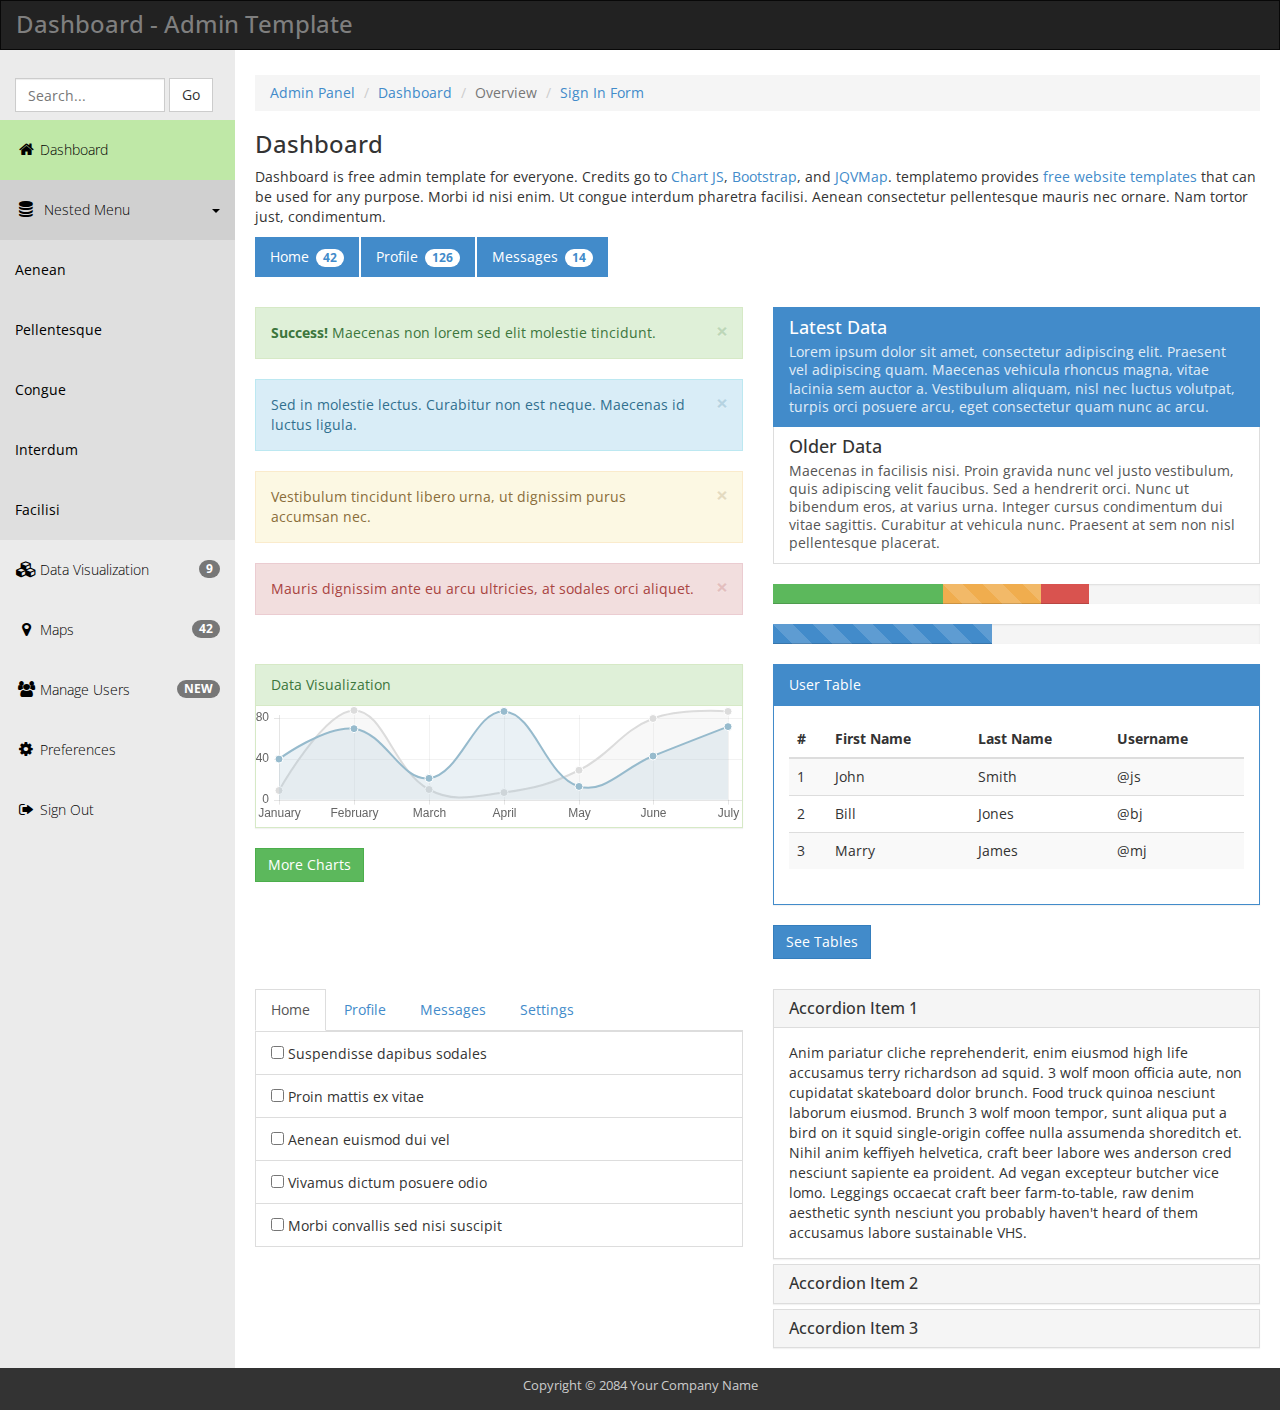
<file: see/themes/dashboard/index.html>
<!DOCTYPE html>
<head>
  <meta charset="utf-8">
  <!--[if IE]><meta http-equiv="X-UA-Compatible" content="IE=edge,chrome=1"><![endif]-->
  <title>Dashboard, Free HTML5 Admin Template</title>
  <meta name="keywords" content="" />
  <meta name="description" content="" />
  <meta name="viewport" content="width=device-width">        
  <link rel="stylesheet" href="css/templatemo_main.css">
<!-- 
Dashboard Template 
http://www.templatemo.com/preview/templatemo_415_dashboard
-->
</head>
<body>
  <div class="navbar navbar-inverse" role="navigation">
      <div class="navbar-header">
        <div class="logo"><h1>Dashboard - Admin Template</h1></div>
        <button type="button" class="navbar-toggle" data-toggle="collapse" data-target=".navbar-collapse">
          <span class="sr-only">Toggle navigation</span>
          <span class="icon-bar"></span>
          <span class="icon-bar"></span>
          <span class="icon-bar"></span>
        </button> 
      </div>   
    </div>
    <div class="template-page-wrapper">
      <div class="navbar-collapse collapse templatemo-sidebar">
        <ul class="templatemo-sidebar-menu">
          <li>
            <form class="navbar-form">
              <input type="text" class="form-control" id="templatemo_search_box" placeholder="Search...">
              <span class="btn btn-default">Go</span>
            </form>
          </li>
          <li class="active"><a href="#"><i class="fa fa-home"></i>Dashboard</a></li>
          <li class="sub open">
            <a href="javascript:;">
              <i class="fa fa-database"></i> Nested Menu <div class="pull-right"><span class="caret"></span></div>
            </a>
            <ul class="templatemo-submenu">
              <li><a href="#">Aenean</a></li>
              <li><a href="#">Pellentesque</a></li>
              <li><a href="#">Congue</a></li>             
              <li><a href="#">Interdum</a></li>
              <li><a href="#">Facilisi</a></li>
            </ul>
          </li>
          <li><a href="data-visualization.html"><i class="fa fa-cubes"></i><span class="badge pull-right">9</span>Data Visualization</a></li>
          <li><a href="maps.html"><i class="fa fa-map-marker"></i><span class="badge pull-right">42</span>Maps</a></li>
          <li><a href="tables.html"><i class="fa fa-users"></i><span class="badge pull-right">NEW</span>Manage Users</a></li>
          <li><a href="preferences.html"><i class="fa fa-cog"></i>Preferences</a></li>
          <li><a href="javascript:;" data-toggle="modal" data-target="#confirmModal"><i class="fa fa-sign-out"></i>Sign Out</a></li>
        </ul>
      </div><!--/.navbar-collapse -->

      <div class="templatemo-content-wrapper">
        <div class="templatemo-content">
          <ol class="breadcrumb">
            <li><a href="index.html">Admin Panel</a></li>
            <li><a href="#">Dashboard</a></li>
            <li class="active">Overview</li>
            <li><a href="sign-in.html">Sign In Form</a></li>
          </ol>
          <h1>Dashboard</h1>
          <p>Dashboard is free admin template for everyone. Credits go to <a href="http://chartjs.org">Chart JS</a>, <a href="http://getbootstrap.com">Bootstrap</a>, and <a href="http://jqvmap.com">JQVMap</a>. templatemo provides <a href="#">free website templates</a> that can be used for any purpose. Morbi id nisi enim. Ut congue interdum pharetra facilisi. Aenean consectetur pellentesque mauris nec ornare. Nam tortor just, condimentum.</p>

          <div class="margin-bottom-30">
            <div class="row">
              <div class="col-md-12">
                <ul class="nav nav-pills">
                  <li class="active"><a href="#">Home <span class="badge">42</span></a></li>
                  <li class="active"><a href="#">Profile <span class="badge">126</span></a></li>
                  <li class="active"><a href="#">Messages <span class="badge">14</span></a></li>
                </ul>          
              </div>
            </div>
          </div>         

          <div class="row">
            <div class="col-md-6">
              <div class="templatemo-alerts">
                <div class="row">
                  <div class="col-md-12">
                    <div class="alert alert-success alert-dismissible" role="alert">
                      <button type="button" class="close" data-dismiss="alert"><span aria-hidden="true">&times;</span><span class="sr-only">Close</span></button>
                      <strong>Success!</strong> Maecenas non lorem sed elit molestie tincidunt.
                    </div>
                    <div class="alert alert-info alert-dismissible" role="alert">
                      <button type="button" class="close" data-dismiss="alert"><span aria-hidden="true">&times;</span><span class="sr-only">Close</span></button>
                      Sed in molestie lectus. Curabitur non est neque. Maecenas id luctus ligula.
                    </div>
                    <div class="alert alert-warning alert-dismissible" role="alert">
                      <button type="button" class="close" data-dismiss="alert"><span aria-hidden="true">&times;</span><span class="sr-only">Close</span></button>
                      Vestibulum tincidunt libero urna, ut dignissim purus accumsan nec.
                    </div>
                    <div class="alert alert-danger alert-dismissible" role="alert">
                      <button type="button" class="close" data-dismiss="alert"><span aria-hidden="true">&times;</span><span class="sr-only">Close</span></button>
                      Mauris dignissim ante eu arcu ultricies, at sodales orci aliquet.
                    </div>            
                  </div>  
                </div>            
              </div>              
            </div>
            <div class="col-md-6">
              <div class="templatemo-progress">
                <div class="list-group">
                  <a href="#" class="list-group-item active">
                    <h4 class="list-group-item-heading">Latest Data</h4>
                    <p class="list-group-item-text">Lorem ipsum dolor sit amet, consectetur adipiscing elit. Praesent vel adipiscing quam. Maecenas vehicula rhoncus magna, vitae lacinia sem auctor a. Vestibulum aliquam, nisl nec luctus volutpat, turpis orci posuere arcu, eget consectetur quam nunc ac arcu.</p>
                  </a>
                  <a href="#" class="list-group-item">
                    <h4 class="list-group-item-heading">Older Data</h4>
                    <p class="list-group-item-text">Maecenas in facilisis nisi. Proin gravida nunc vel justo vestibulum, quis adipiscing velit faucibus. Sed a hendrerit orci. Nunc ut bibendum eros, at varius urna. Integer cursus condimentum dui vitae sagittis. Curabitur at vehicula nunc. Praesent at sem non nisl pellentesque placerat.</p>
                  </a>
                </div>
                <div class="progress">
                  <div class="progress-bar progress-bar-success" style="width: 35%">
                    <span class="sr-only">35% Complete (success)</span>
                  </div>
                  <div class="progress-bar progress-bar-warning progress-bar-striped" style="width: 20%">
                    <span class="sr-only">20% Complete (warning)</span>
                  </div>
                  <div class="progress-bar progress-bar-danger" style="width: 10%">
                    <span class="sr-only">10% Complete (danger)</span>
                  </div>
                </div>
                <div class="progress">
                  <div class="progress-bar progress-bar-striped active"  role="progressbar" aria-valuenow="45" aria-valuemin="0" aria-valuemax="100" style="width: 45%">
                    <span class="sr-only">45% Complete</span>
                  </div>
                </div>
              </div> 
            </div>
          </div>
          <div class="templatemo-panels">
            <div class="row">
              <div class="col-md-6 col-sm-6 margin-bottom-30">
                <div class="panel panel-success">
                  <div class="panel-heading">Data Visualization</div>
                  <canvas id="templatemo-line-chart" height="120" width="500"></canvas>
                </div> 
                <span class="btn btn-success"><a href="data-visualization.html">More Charts</a></span>
              </div>   
              <div class="col-md-6 col-sm-6 margin-bottom-30">
                <div class="panel panel-primary">
                  <div class="panel-heading">User Table</div>
                  <div class="panel-body">
                    <table class="table table-striped">
                      <thead>
                        <tr>
                          <th>#</th>
                          <th>First Name</th>
                          <th>Last Name</th>
                          <th>Username</th>
                        </tr>
                      </thead>
                      <tbody>
                        <tr>
                          <td>1</td>
                          <td>John</td>
                          <td>Smith</td>
                          <td>@js</td>
                        </tr>
                        <tr>
                          <td>2</td>
                          <td>Bill</td>
                          <td>Jones</td>
                          <td>@bj</td>
                        </tr>
                        <tr>
                          <td>3</td>
                          <td>Marry</td>
                          <td>James</td>
                          <td>@mj</td>
                        </tr>
                      </tbody>
                    </table>
                  </div>
                </div>
                <span class="btn btn-primary"><a href="tables.html">See Tables</a></span>
              </div>       
            </div>
            <div class="row">
              <div class="col-md-6 col-sm-6">
                <!-- Nav tabs -->
                <ul class="nav nav-tabs" role="tablist" id="templatemo-tabs">
                  <li class="active"><a href="#home" role="tab" data-toggle="tab">Home</a></li>
                  <li><a href="#profile" role="tab" data-toggle="tab">Profile</a></li>
                  <li><a href="#messages" role="tab" data-toggle="tab">Messages</a></li>
                  <li><a href="#settings" role="tab" data-toggle="tab">Settings</a></li>
                </ul>

                <!-- Tab panes -->
                <div class="tab-content">
                  <div class="tab-pane fade in active" id="home">
                    <ul class="list-group">
                      <li class="list-group-item"><input type="checkbox" name="" value=""> Suspendisse dapibus sodales</li>
                      <li class="list-group-item"><input type="checkbox" name="" value=""> Proin mattis ex vitae</li>
                      <li class="list-group-item"><input type="checkbox" name="" value=""> Aenean euismod dui vel</li>
                      <li class="list-group-item"><input type="checkbox" name="" value=""> Vivamus dictum posuere odio</li>
                      <li class="list-group-item"><input type="checkbox" name="" value=""> Morbi convallis sed nisi suscipit</li>
                    </ul>
                  </div>
                  <div class="tab-pane fade" id="profile">
                    <ul class="list-group">
                      <li class="list-group-item">
                        <span class="badge">33</span>
                        Vivamus dictum posuere odio
                      </li>
                      <li class="list-group-item">
                        <span class="badge">9</span>
                        Dapibus ac facilisis in
                      </li>
                      <li class="list-group-item">
                        <span class="badge">0</span>
                        Morbi convallis sed nisi suscipit
                      </li>
                      <li class="list-group-item">
                        <span class="badge">14</span>
                        Cras justo odio
                      </li>
                      <li class="list-group-item">
                        <span class="badge">2</span>
                        Vestibulum at eros
                      </li>
                    </ul>
                  </div>
                  <div class="tab-pane fade" id="messages">
                    <div class="list-group">
                      <a href="#" class="list-group-item active">
                        Morbi convallis sed nisi suscipit
                      </a>
                      <a href="#" class="list-group-item">Dapibus ac facilisis in</a>
                      <a href="#" class="list-group-item">Morbi leo risus</a>
                      <a href="#" class="list-group-item">Porta ac consectetur ac</a>
                      <a href="#" class="list-group-item">Vestibulum at eros</a>
                    </div>
                  </div>
                  <div class="tab-pane fade" id="settings">
                    <div class="list-group">
                      <a href="#" class="list-group-item disabled">
                        Vivamus dictum posuere odio
                      </a>
                      <a href="#" class="list-group-item">Porta ac consectetur ac</a>
                      <a href="#" class="list-group-item">Vestibulum at eros</a>
                      <a href="#" class="list-group-item">Dapibus ac facilisis in</a>
                      <a href="#" class="list-group-item">Morbi leo risus</a>
                    </div>
                  </div>
                </div> <!-- tab-content --> 
              </div> 
              <div class="col-md-6 col-sm-6">
                <div class="panel-group" id="accordion">
                  <div class="panel panel-default">
                    <div class="panel-heading">
                      <h4 class="panel-title">
                        <a data-toggle="collapse" data-parent="#accordion" href="#collapseOne">
                          Accordion Item 1
                        </a>
                      </h4>
                    </div>
                    <div id="collapseOne" class="panel-collapse collapse in">
                      <div class="panel-body">
                        Anim pariatur cliche reprehenderit, enim eiusmod high life accusamus terry richardson ad squid. 3 wolf moon officia aute, non cupidatat skateboard dolor brunch. Food truck quinoa nesciunt laborum eiusmod. Brunch 3 wolf moon tempor, sunt aliqua put a bird on it squid single-origin coffee nulla assumenda shoreditch et. Nihil anim keffiyeh helvetica, craft beer labore wes anderson cred nesciunt sapiente ea proident. Ad vegan excepteur butcher vice lomo. Leggings occaecat craft beer farm-to-table, raw denim aesthetic synth nesciunt you probably haven't heard of them accusamus labore sustainable VHS.
                      </div>
                    </div>
                  </div>
                  <div class="panel panel-default">
                    <div class="panel-heading">
                      <h4 class="panel-title">
                        <a data-toggle="collapse" data-parent="#accordion" href="#collapseTwo">
                          Accordion Item 2
                        </a>
                      </h4>
                    </div>
                    <div id="collapseTwo" class="panel-collapse collapse">
                      <div class="panel-body">
                        Anim pariatur cliche reprehenderit, enim eiusmod high life accusamus terry richardson ad squid. 3 wolf moon officia aute, non cupidatat skateboard dolor brunch. Food truck quinoa nesciunt laborum eiusmod. Brunch 3 wolf moon tempor, sunt aliqua put a bird on it squid single-origin coffee nulla assumenda shoreditch et. Nihil anim keffiyeh helvetica, craft beer labore wes anderson cred nesciunt sapiente ea proident. Ad vegan excepteur butcher vice lomo. Leggings occaecat craft beer farm-to-table, raw denim aesthetic synth nesciunt you probably haven't heard of them accusamus labore sustainable VHS.
                      </div>
                    </div>
                  </div>
                  <div class="panel panel-default">
                    <div class="panel-heading">
                      <h4 class="panel-title">
                        <a data-toggle="collapse" data-parent="#accordion" href="#collapseThree">
                          Accordion Item 3
                        </a>
                      </h4>
                    </div>
                    <div id="collapseThree" class="panel-collapse collapse">
                      <div class="panel-body">
                        <button type="button" id="loading-example-btn" data-loading-text="Loading..." class="btn btn-primary">
                          Click here
                        </button> to load.
                      </div>
                    </div>
                  </div>
                </div>
              </div>          
            </div> 
          </div>    
        </div>
      </div>
      <!-- Modal -->
      <div class="modal fade" id="confirmModal" tabindex="-1" role="dialog" aria-labelledby="myModalLabel" aria-hidden="true">
        <div class="modal-dialog">
          <div class="modal-content">
            <div class="modal-header">
              <button type="button" class="close" data-dismiss="modal"><span aria-hidden="true">&times;</span><span class="sr-only">Close</span></button>
              <h4 class="modal-title" id="myModalLabel">Are you sure you want to sign out?</h4>
            </div>
            <div class="modal-footer">
              <a href="sign-in.html" class="btn btn-primary">Yes</a>
              <button type="button" class="btn btn-default" data-dismiss="modal">No</button>
            </div>
          </div>
        </div>
      </div>
      <footer class="templatemo-footer">
        <div class="templatemo-copyright">
          <p>Copyright &copy; 2084 Your Company Name</p>
        </div>
      </footer>
    </div>

    <script src="js/jquery.min.js"></script>
    <script src="js/bootstrap.min.js"></script>
    <script src="js/Chart.min.js"></script>
    <script src="js/templatemo_script.js"></script>
    <script type="text/javascript">
    // Line chart
    var randomScalingFactor = function(){ return Math.round(Math.random()*100)};
    var lineChartData = {
      labels : ["January","February","March","April","May","June","July"],
      datasets : [
      {
        label: "My First dataset",
        fillColor : "rgba(220,220,220,0.2)",
        strokeColor : "rgba(220,220,220,1)",
        pointColor : "rgba(220,220,220,1)",
        pointStrokeColor : "#fff",
        pointHighlightFill : "#fff",
        pointHighlightStroke : "rgba(220,220,220,1)",
        data : [randomScalingFactor(),randomScalingFactor(),randomScalingFactor(),randomScalingFactor(),randomScalingFactor(),randomScalingFactor(),randomScalingFactor()]
      },
      {
        label: "My Second dataset",
        fillColor : "rgba(151,187,205,0.2)",
        strokeColor : "rgba(151,187,205,1)",
        pointColor : "rgba(151,187,205,1)",
        pointStrokeColor : "#fff",
        pointHighlightFill : "#fff",
        pointHighlightStroke : "rgba(151,187,205,1)",
        data : [randomScalingFactor(),randomScalingFactor(),randomScalingFactor(),randomScalingFactor(),randomScalingFactor(),randomScalingFactor(),randomScalingFactor()]
      }
      ]

    }

    window.onload = function(){
      var ctx_line = document.getElementById("templatemo-line-chart").getContext("2d");
      window.myLine = new Chart(ctx_line).Line(lineChartData, {
        responsive: true
      });
    };

    $('#myTab a').click(function (e) {
      e.preventDefault();
      $(this).tab('show');
    });

    $('#loading-example-btn').click(function () {
      var btn = $(this);
      btn.button('loading');
      // $.ajax(...).always(function () {
      //   btn.button('reset');
      // });
  });
  </script>
</body>
</html>
</file>
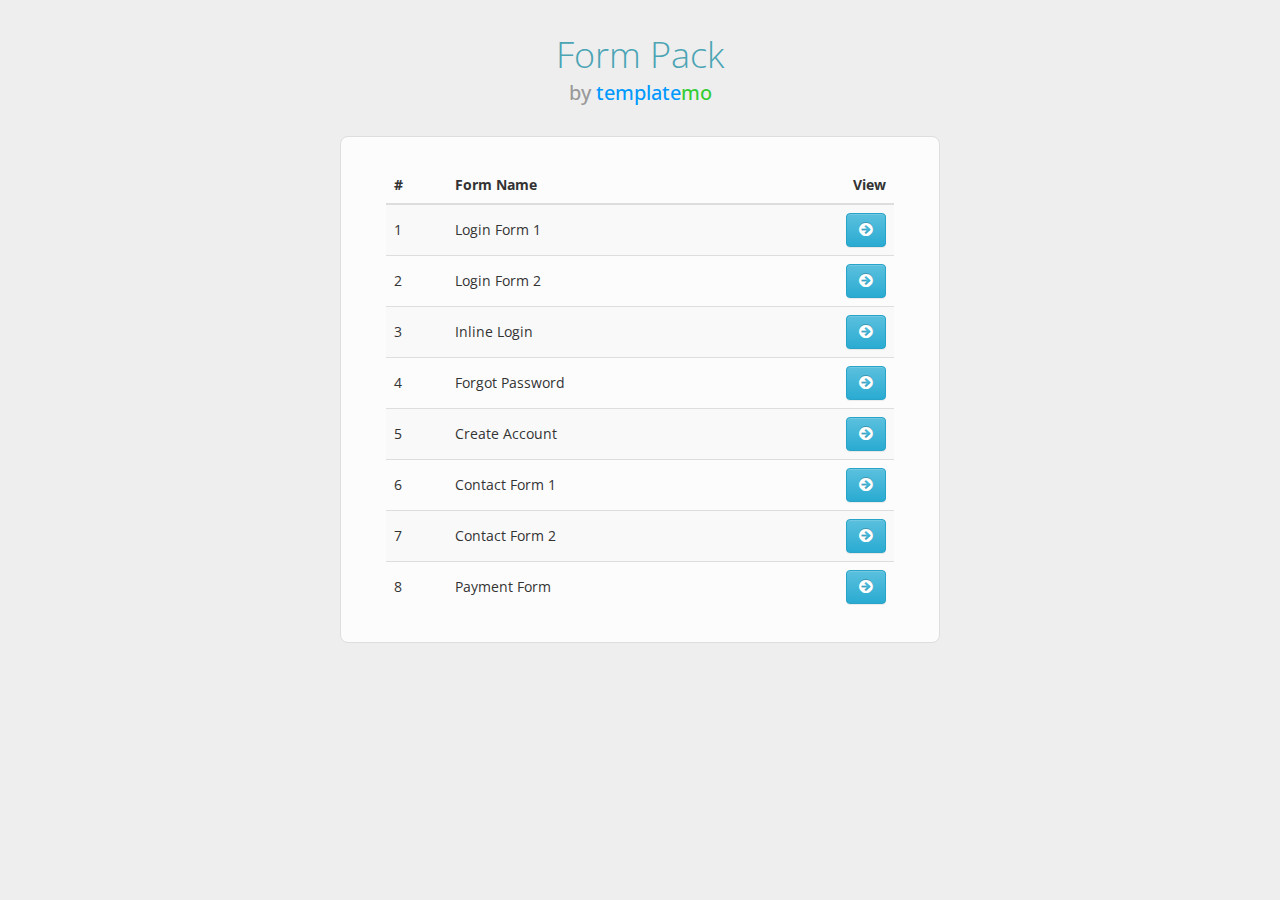
<file: see/themes/form_pack/index.html>
<!DOCTYPE html>
<head>
	<!-- templatemo 418 form pack -->
    <!-- 
    Form Pack
    http://www.templatemo.com/preview/templatemo_418_form_pack 
    -->
	<title>Form Pack by templatemo</title>
	<meta name="keywords" content="" />
	<meta name="description" content="" />
	<meta charset="UTF-8">
	<meta name="viewport" content="width=device-width, initial-scale=1.0">
	<link href="http://fonts.googleapis.com/css?family=Open+Sans:300,400,700" rel="stylesheet" type="text/css">
	<link href="css/bootstrap.min.css" rel="stylesheet" type="text/css">
	<link href="css/bootstrap-theme.min.css" rel="stylesheet" type="text/css">
	<link href="css/font-awesome.min.css" rel="stylesheet" type="text/css">
	<link href="css/templatemo_style.css" rel="stylesheet" type="text/css">	
</head>
<body class="templatemo-bg-gray">
	<h1>Form Pack</h1>
    <h2><span class="gray">by</span> template<span class="green">mo</span></h2>
	<div class="container center-block templatemo-form-list-container templatemo-container">
		<div class="col-md-12">		
		<table class="table table-striped table-hover">
	      <thead>
	        <tr>
	          <th>#</th>
	          <th>Form Name</th>
	          <th class="text-right">View</th>
	        </tr>
	      </thead>
	      <tbody>
	        <tr>
	          <td>1</td>
	          <td>Login Form 1</td>
	          <td class="text-right"><a href="login-1.html" class="btn btn-info"><i class="fa fa-arrow-circle-right"></i></a></td>
	        </tr>
	        <tr>
	          <td>2</td>
	          <td>Login Form 2</td>
	          <td class="text-right"><a href="login-2.html" class="btn btn-info"><i class="fa fa-arrow-circle-right"></i></a></td>
	        </tr>
	        <tr>
	          <td>3</td>
	          <td>Inline Login</td>
	          <td class="text-right"><a href="inline-login.html" class="btn btn-info"><i class="fa fa-arrow-circle-right"></i></a></td>
	        </tr>
	        <tr>
	          <td>4</td>
	          <td>Forgot Password</td>
	          <td class="text-right"><a href="forgot-password.html" class="btn btn-info"><i class="fa fa-arrow-circle-right"></i></a></td>
	        </tr>
	        <tr>
	          <td>5</td>
	          <td>Create Account</td>
	          <td class="text-right"><a href="create-account.html" class="btn btn-info"><i class="fa fa-arrow-circle-right"></i></a></td>
	        </tr>
	        <tr>
	          <td>6</td>
	          <td>Contact Form 1</td>
	          <td class="text-right"><a href="contact-form-1.html" class="btn btn-info"><i class="fa fa-arrow-circle-right"></i></a></td>
	        </tr>
	        <tr>
	          <td>7</td>
	          <td>Contact Form 2</td>
	          <td class="text-right"><a href="contact-form-2.html" class="btn btn-info"><i class="fa fa-arrow-circle-right"></i></a></td>
	        </tr>
	        <tr>
	          <td>8</td>
	          <td>Payment Form</td>
	          <td class="text-right"><a href="payment-form.html" class="btn btn-info"><i class="fa fa-arrow-circle-right"></i></a></td>
	        </tr>
	      </tbody>
	    </table>
		</div>
	</div>
</body>
</html>
</file>
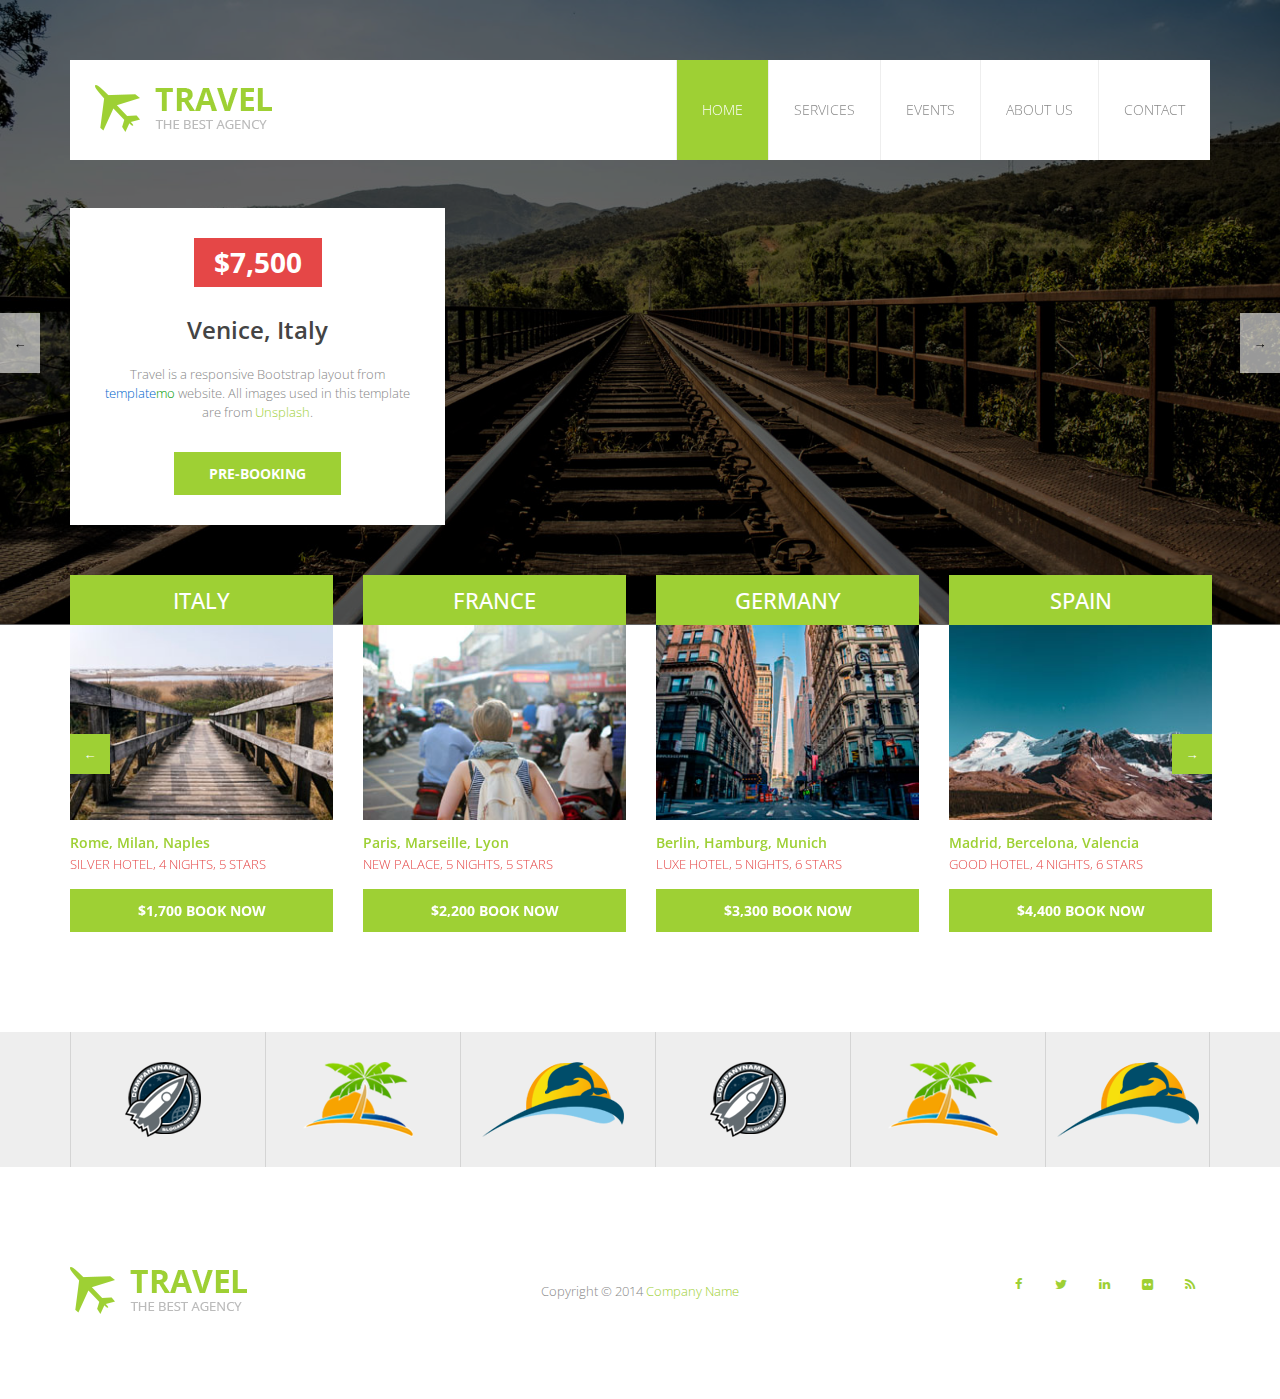
<file: see/themes/travel/index.html>
<!DOCTYPE html>
<!--[if lt IE 7]>      <html class="no-js lt-ie9 lt-ie8 lt-ie7"> <![endif]-->
<!--[if IE 7]>         <html class="no-js lt-ie9 lt-ie8"> <![endif]-->
<!--[if IE 8]>         <html class="no-js lt-ie9"> <![endif]-->
<!--[if gt IE 8]><!--> <html class="no-js"> <!--<![endif]-->
    <head>
        <meta charset="utf-8">
        <title>Travel Responsive Web Template</title>
        <meta name="description" content="">
<!-- 
Travel Template
http://www.templatemo.com/tm-409-travel
-->
        <meta name="viewport" content="width=device-width">
		<meta name="author" content="templatemo">
        <link href='http://fonts.googleapis.com/css?family=Open+Sans:400,800,700,600,300' rel='stylesheet' type='text/css'>
        
        <link rel="stylesheet" href="css/bootstrap.min.css">
        <link rel="stylesheet" href="css/font-awesome.css">
        <link rel="stylesheet" href="css/animate.css">
        <link rel="stylesheet" href="css/templatemo_misc.css">
        <link rel="stylesheet" href="css/templatemo_style.css">

        <script src="js/vendor/modernizr-2.6.1-respond-1.1.0.min.js"></script>
    </head>
    <body>
        <!--[if lt IE 7]>
            <p class="chromeframe">You are using an outdated browser. <a href="http://browsehappy.com/">Upgrade your browser today</a> or <a href="http://www.google.com/chromeframe/?redirect=true">install Google Chrome Frame</a> to better experience this site.</p>
        <![endif]-->

        <div class="site-header">
            <div class="container">
                <div class="main-header">
                    <div class="row">
                        <div class="col-md-4 col-sm-6 col-xs-10">
                            <div class="logo">
                                <a href="#">
                                    <img src="images/logo.png" alt="travel html5 template" title="travel html5 template">
                                </a>
                            </div> <!-- /.logo -->
                        </div> <!-- /.col-md-4 -->
                        <div class="col-md-8 col-sm-6 col-xs-2">
                            <div class="main-menu">
                                <ul class="visible-lg visible-md">
                                    <li class="active"><a href="index.html">Home</a></li>
                                    <li><a href="services.html">Services</a></li>
                                    <li><a href="events.html">Events</a></li>
                                    <li><a href="about.html">About Us</a></li>
                                    <li><a href="contact.html">Contact</a></li>
                                </ul>
                                <a href="#" class="toggle-menu visible-sm visible-xs">
                                    <i class="fa fa-bars"></i>
                                </a>
                            </div> <!-- /.main-menu -->
                        </div> <!-- /.col-md-8 -->
                    </div> <!-- /.row -->
                </div> <!-- /.main-header -->
                <div class="row">
                    <div class="col-md-12 visible-sm visible-xs">
                        <div class="menu-responsive">
                            <ul>
                                <li class="active"><a href="index.html">Home</a></li>
                                <li><a href="services.html">Services</a></li>
                                <li><a href="events.html">Events</a></li>
                                <li><a href="about.html">About Us</a></li>
                                <li><a href="contact.html">Contact</a></li>
                            </ul>
                        </div> <!-- /.menu-responsive -->
                    </div> <!-- /.col-md-12 -->
                </div> <!-- /.row -->
            </div> <!-- /.container -->
        </div> <!-- /.site-header -->


        <div class="flexslider">
            <ul class="slides">
                <li>
                    <div class="overlay"></div>
                    <img src="images/templatemo_slide_1.jpg" alt="Special 1">
                    <div class="container">
                        <div class="row">
                            <div class="col-md-5 col-lg-4">
                                <div class="flex-caption visible-lg">
                                    <span class="price">$7,500</span>
                                    <h3 class="title">Venice, Italy</h3>
                                    <p>Travel is a responsive Bootstrap layout from 
                                    <span class="blue">template</span><span class="green">mo</span> website.
										All images used in this template are from 
                            			<a rel="nofollow" href="http://unsplash.com" target="_parent">Unsplash</a>.</p>
                                    <a href="#" class="slider-btn">Pre-booking</a>
                                </div>
                            </div>
                        </div>
                    </div>
                </li>
                <li>
                    <div class="overlay"></div>
                    <img src="images/templatemo_slide_2.jpg" alt="Special 2">
                    <div class="container">
                        <div class="row">
                            <div class="col-md-5 col-lg-4">
                                <div class="flex-caption visible-lg">
                                    <span class="price">$12,400</span>
                                    <h3 class="title">Bercelona, Spain</h3>
                                    <p>You may visit <a href="http://tourkrub.co" target="_parent">Tour Krub</a> for Thai Tour Packages. Duis fermentum nibh sit amet felis mattis, eu convallis risus egestas.</p>
                                    <a href="#" class="slider-btn">Reserve Now</a>
                                </div>
                            </div>
                        </div>
                    </div>
                </li>
                <li>
                    <div class="overlay"></div>
                    <img src="images/templatemo_slide_3.jpg" alt="Special 3">
                    <div class="container">
                        <div class="row">
                            <div class="col-md-5 col-lg-4">
                                <div class="flex-caption visible-lg">
                                    <span class="price">$20,800</span>
                                    <h3 class="title">Basel, Switzerland</h3>
                                    <p>Lorem ipsum dolor sit amet, consectetur adipiscing elit. Duis fermentum nibh sit amet felis mattis, eu convallis risus egestas.</p>
                                    <a href="#" class="slider-btn">Book Now</a>
                                </div>
                            </div>
                        </div>
                    </div>
                </li>
            </ul>
        </div> <!-- /.flexslider -->

        
        
        <div class="container">
            <div class="row">
                <div class="our-listing owl-carousel">
                    <div class="list-item">
                        <div class="list-thumb">
                            <div class="title">
                                <h4>Italy</h4>
                            </div>
                            <img src="images/destination_1.jpg" alt="destination 1">
                        </div> <!-- /.list-thumb -->
                        <div class="list-content">
                            <h5>Rome, Milan, Naples</h5>
                            <span>SILVER HOTEL, 4 NIGHTS, 5 STARS</span>
                            <a href="#" class="price-btn">$1,700 Book Now</a>
                        </div> <!-- /.list-content -->
                    </div> <!-- /.list-item -->
                    <div class="list-item">
                        <div class="list-thumb">
                            <div class="title">
                                <h4>France</h4>
                            </div>
                            <img src="images/destination_2.jpg" alt="destination 2">
                        </div> <!-- /.list-thumb -->
                        <div class="list-content">
                            <h5>Paris, Marseille, Lyon</h5>
                            <span>NEW PALACE, 5 NIGHTS, 5 STARS</span>
                            <a href="#" class="price-btn">$2,200 Book Now</a>
                        </div> <!-- /.list-content -->
                    </div> <!-- /.list-item -->
                    <div class="list-item">
                        <div class="list-thumb">
                            <div class="title">
                                <h4>Germany</h4>
                            </div>
                            <img src="images/destination_3.jpg" alt="destination 3">
                        </div> <!-- /.list-thumb -->
                        <div class="list-content">
                            <h5>Berlin, Hamburg, Munich</h5>
                            <span>LUXE HOTEL, 5 NIGHTS, 6 STARS</span>
                            <a href="#" class="price-btn">$3,300 Book Now</a>
                        </div> <!-- /.list-content -->
                    </div> <!-- /.list-item -->
                    <div class="list-item">
                        <div class="list-thumb">
                            <div class="title">
                                <h4>Spain</h4>
                            </div>
                            <img src="images/destination_4.jpg" alt="destination 4">
                        </div> <!-- /.list-thumb -->
                        <div class="list-content">
                            <h5>Madrid, Bercelona, Valencia</h5>
                            <span>GOOD HOTEL, 4 NIGHTS, 6 STARS</span>
                            <a href="#" class="price-btn">$4,400 Book Now</a>
                        </div> <!-- /.list-content -->
                    </div> <!-- /.list-item -->
                    <div class="list-item">
                        <div class="list-thumb">
                            <div class="title">
                                <h4>Netherlands</h4>
                            </div>
                            <img src="images/destination_5.jpg" alt="destination 5">
                        </div> <!-- /.list-thumb -->
                        <div class="list-content">
                            <h5>Amsterdam, Delft, The Hague</h5>
                            <span>BEST HOTEL, 6 NIGHTS, 7 STARS</span>
                            <a href="#" class="price-btn">$5,500 Book Now</a>
                        </div> <!-- /.list-content -->
                    </div> <!-- /.list-item -->
                    <div class="list-item">
                        <div class="list-thumb">
                            <div class="title">
                                <h4>Switzerland</h4>
                            </div>
                            <img src="images/destination_6.jpg" alt="destination 6">
                        </div> <!-- /.list-thumb -->
                        <div class="list-content">
                            <h5>Zürich, Geneva, Basel</h5>
                            <span>NEW HOTEL, 7 NIGHTS, 7 STARS</span>
                            <a href="#" class="price-btn">$6,600 Book Now</a>
                        </div> <!-- /.list-content -->
                    </div> <!-- /.list-item -->
                </div> <!-- /.our-listing -->
            </div> <!-- /.row -->
        </div> <!-- /.container -->

		<div class="middle-content"></div>

        <div class="partner-list">
            <div class="container">
                <div class="row">
                    <div class="col-md-2 col-sm-4 col-xs-6">
                        <div class="partner-item">
                            <img src="images/partners/partner1.png" alt="">
                        </div> <!-- /.partner-item -->
                    </div> <!-- /.col-md-2 -->
                    <div class="col-md-2 col-sm-4 col-xs-6">
                        <div class="partner-item">
                            <img src="images/partners/partner2.png" alt="">
                        </div> <!-- /.partner-item -->
                    </div> <!-- /.col-md-2 -->
                    <div class="col-md-2 col-sm-4 col-xs-6">
                        <div class="partner-item">
                            <img src="images/partners/partner3.png" alt="">
                        </div> <!-- /.partner-item -->
                    </div> <!-- /.col-md-2 -->
                    <div class="col-md-2 col-sm-4 col-xs-6">
                        <div class="partner-item">
                            <img src="images/partners/partner1.png" alt="">
                        </div> <!-- /.partner-item -->
                    </div> <!-- /.col-md-2 -->
                    <div class="col-md-2 col-sm-4 col-xs-6">
                        <div class="partner-item">
                            <img src="images/partners/partner2.png" alt="">
                        </div> <!-- /.partner-item -->
                    </div> <!-- /.col-md-2 -->
                    <div class="col-md-2 col-sm-4 col-xs-6">
                        <div class="partner-item last">
                            <img src="images/partners/partner3.png" alt="">
                        </div> <!-- /.partner-item -->
                    </div> <!-- /.col-md-2 -->
                </div> <!-- /.row -->
            </div> <!-- /.container -->
        </div> <!-- /.partner-list -->

		

        <div class="site-footer">
            <div class="container">
                <div class="row">
                    <div class="col-md-4 col-sm-4">
                        <div class="footer-logo">
                            <a href="index.html">
                                <img src="images/logo.png" alt="">
                            </a>
                        </div>
                    </div> <!-- /.col-md-4 -->
                    <div class="col-md-4 col-sm-4">
                        <div class="copyright">
                            <span>
                            	
                                Copyright &copy; 2014 <a href="#">Company Name</a>
                            
                            
                            <!--
                            | Design: <a rel="nofollow" href="http://www.templatemo.com" target="_parent">templatemo</a>
                            -->
                            
                            </span>
                        </div>
                    </div> <!-- /.col-md-4 -->
                    <div class="col-md-4 col-sm-4">
                        <ul class="social-icons">
                            <li><a href="#" class="fa fa-facebook"></a></li>
                            <li><a href="#" class="fa fa-twitter"></a></li>
                            <li><a href="#" class="fa fa-linkedin"></a></li>
                            <li><a href="#" class="fa fa-flickr"></a></li>
                            <li><a href="#" class="fa fa-rss"></a></li>
                        </ul>
                    </div> <!-- /.col-md-4 -->
                </div> <!-- /.row -->
            </div> <!-- /.container -->
        </div> <!-- /.site-footer -->

        <script src="js/vendor/jquery-1.11.0.min.js"></script>
        <script>window.jQuery || document.write('<script src="js/vendor/jquery-1.11.0.min.js"><\/script>')</script>
        <script src="js/bootstrap.js"></script>
        <script src="js/plugins.js"></script>
        <script src="js/main.js"></script>
        <!-- templatemo 409 travel -->  
    </body>
</html>
</file>
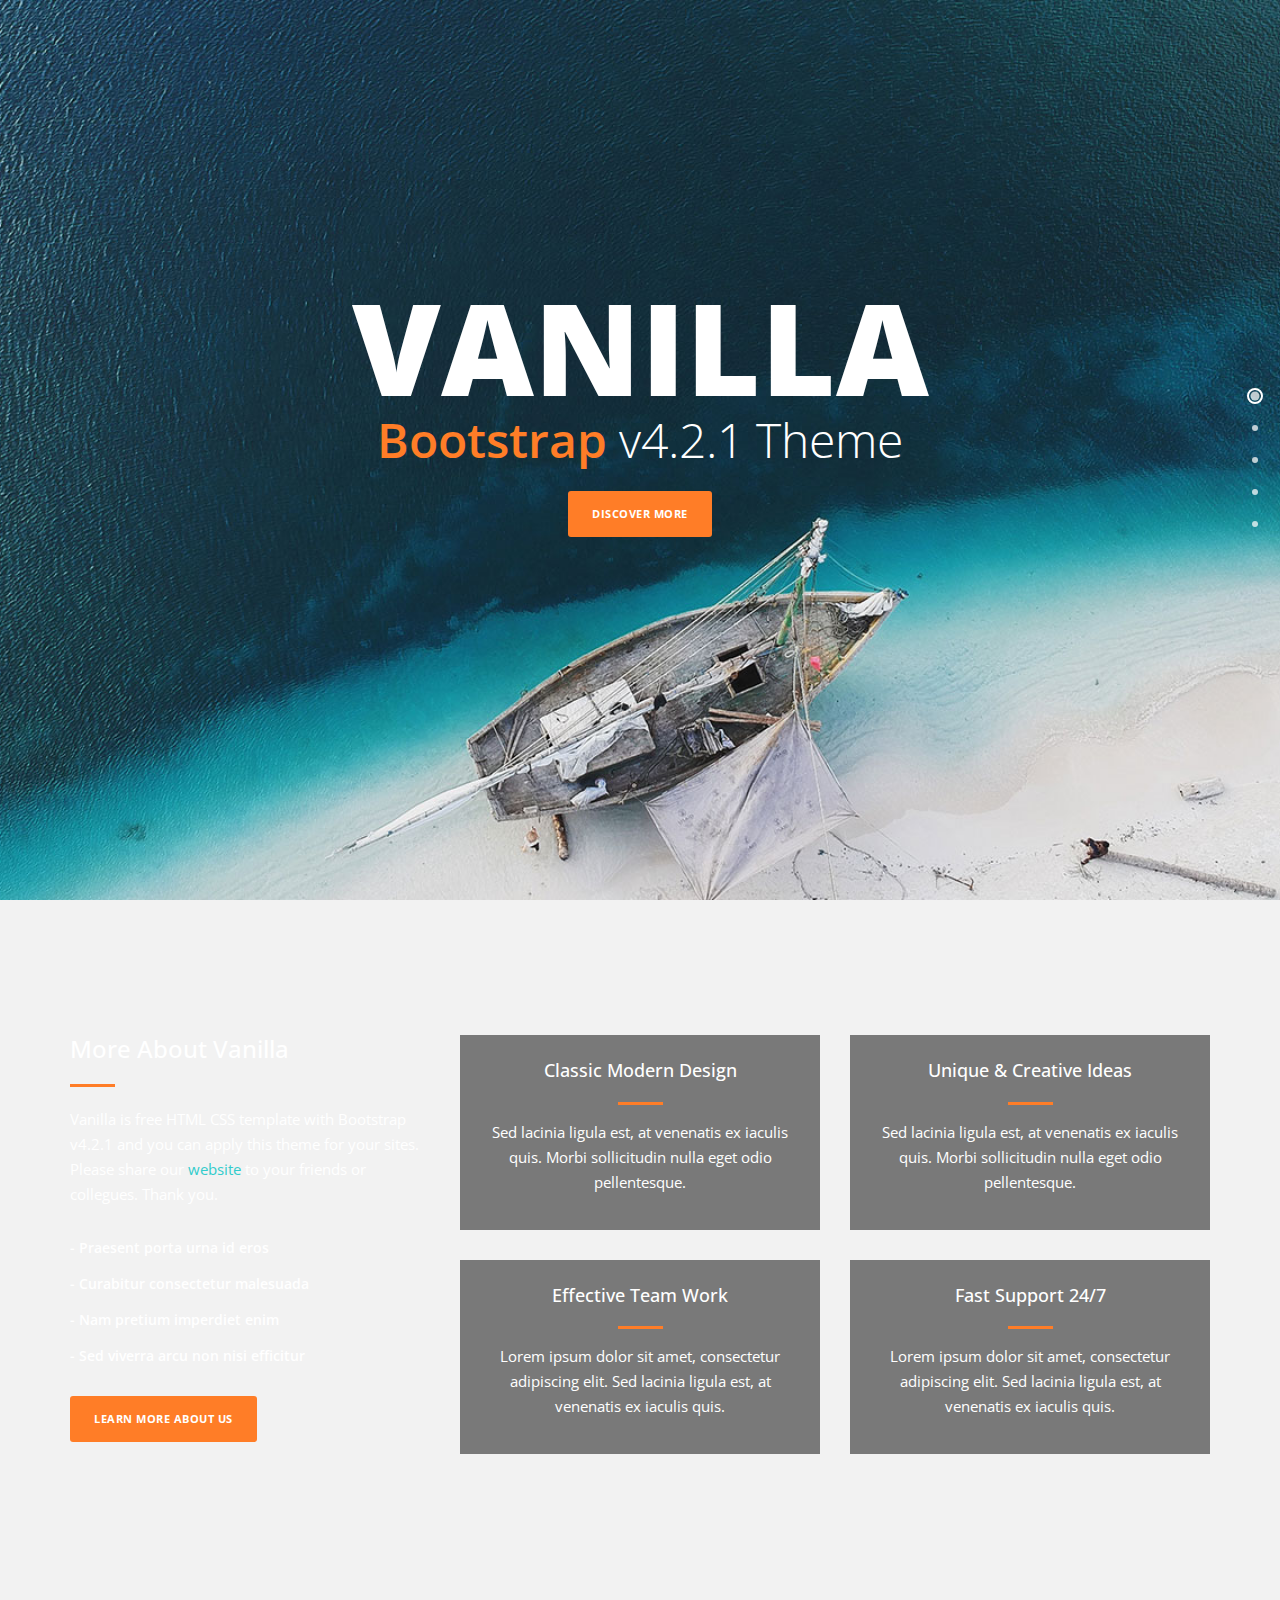
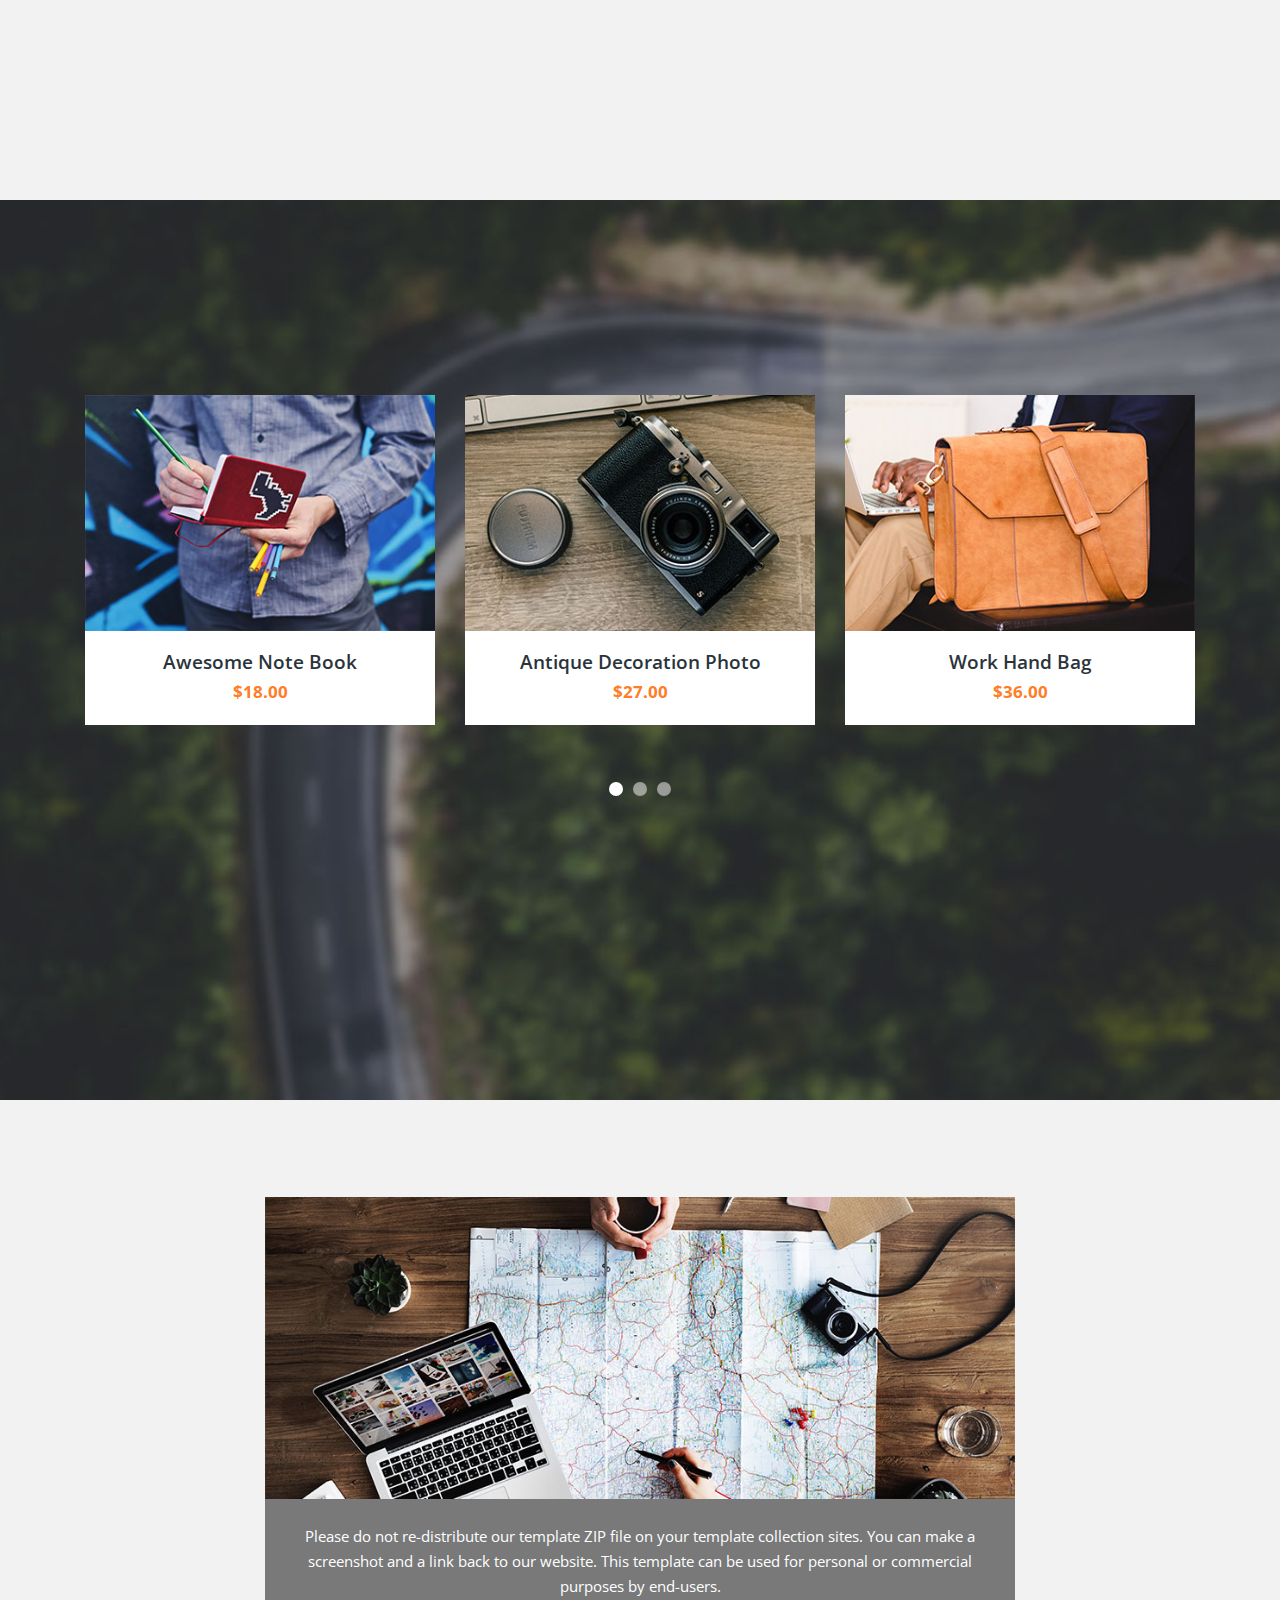
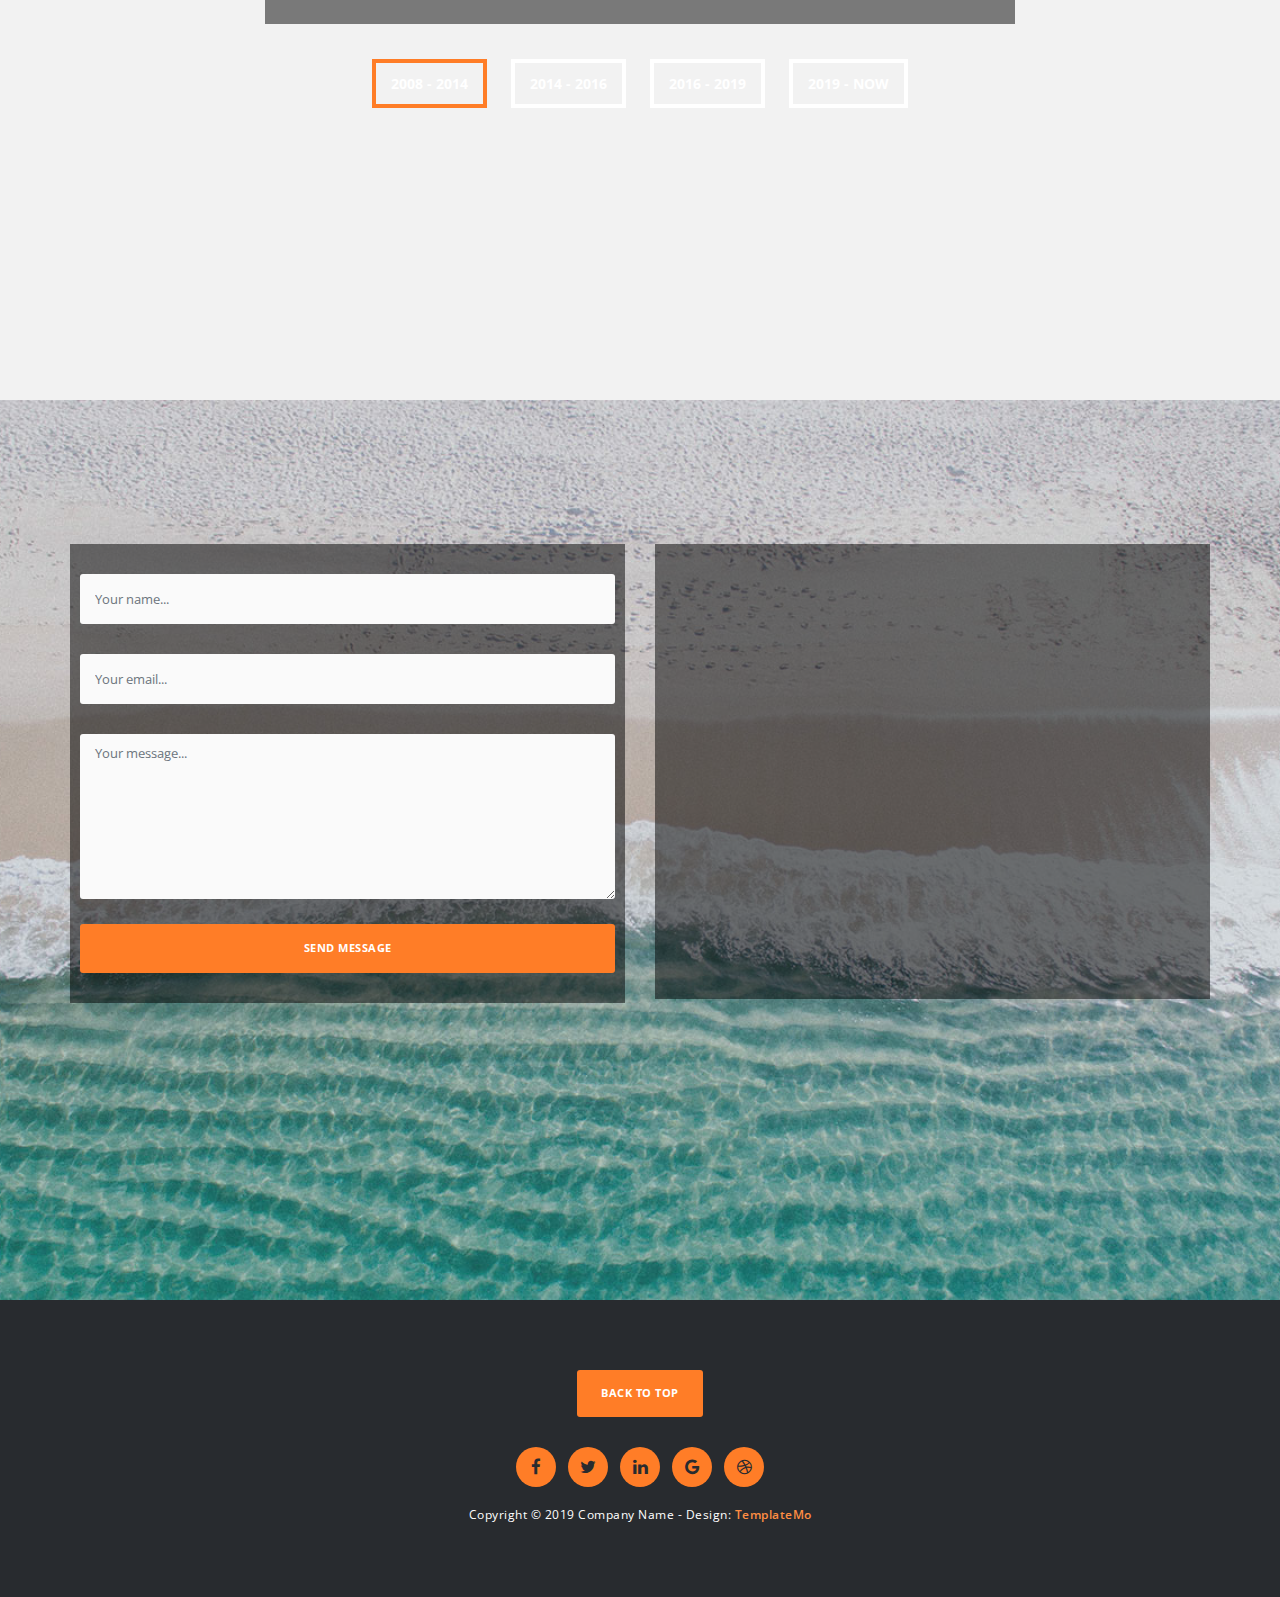
<file: see/themes/vanilla/index.html>
<!DOCTYPE html>
<html>
    <head>
        <meta charset="utf-8">
        <meta http-equiv="X-UA-Compatible" content="IE=edge,chrome=1">
        <title>Vanilla Bootstrap v4.2.1 Theme</title>
        <meta name="description" content="">
        <meta name="viewport" content="width=device-width, initial-scale=1">
        <link rel="apple-touch-icon" href="apple-touch-icon.png">

        <link rel="stylesheet" href="css/bootstrap.min.css">
        <link rel="stylesheet" href="css/fontAwesome.css">
        <link rel="stylesheet" href="css/hero-slider.css">
        <link rel="stylesheet" href="css/templatemo-main.css">
        <link rel="stylesheet" href="css/owl-carousel.css">

        <link href="https://fonts.googleapis.com/css?family=Open+Sans:300,400,600,700,800" rel="stylesheet">

        <script src="js/vendor/modernizr-2.8.3-respond-1.4.2.min.js"></script>
    </head>
<!--
Vanilla Template
https://templatemo.com/tm-526-vanilla
-->
<body>

    <div class="fixed-side-navbar">
        <ul class="nav flex-column">
            <li class="nav-item"><a class="nav-link" href="#home"><span>Intro</span></a></li>
            <li class="nav-item"><a class="nav-link" href="#services"><span>Services</span></a></li>
            <li class="nav-item"><a class="nav-link" href="#portfolio"><span>Portfolio</span></a></li>
            <li class="nav-item"><a class="nav-link" href="#our-story"><span>Our Story</span></a></li>
            <li class="nav-item"><a class="nav-link" href="#contact-us"><span>Contact Us</span></a></li>
        </ul>
    </div>

    <div class="parallax-content baner-content" id="home">
        <div class="container">
            <div class="first-content">
                <h1>Vanilla</h1>
                <span><em>Bootstrap</em> v4.2.1 Theme</span>
                <div class="primary-button">
                    <a href="#services">Discover More</a>
                </div>
            </div>
        </div>
    </div>


    <div class="service-content" id="services">
        <div class="container">
            <div class="row">
                <div class="col-md-4">
                    <div class="left-text">
                        <h4>More About Vanilla</h4>
                        <div class="line-dec"></div>
                        <p>Vanilla is free HTML CSS template with Bootstrap v4.2.1 and you can apply this theme for your sites. 
                        Please share our <a rel="nofollow" href="https://templatemo.com">website</a> to your friends or collegues. Thank you.</p>
                        <ul>
                            <li>-  Praesent porta urna id eros</li>
                            <li>-  Curabitur consectetur malesuada</li>
                            <li>-  Nam pretium imperdiet enim</li>
                            <li>-  Sed viverra arcu non nisi efficitur</li>
                        </ul>
                        <div class="primary-button">
                            <a href="#portfolio">Learn More About Us</a>
                        </div>
                    </div>
                </div>
                <div class="col-md-8">
                    <div class="row">
                        <div class="col-md-6">
                            <div class="service-item">
                                <h4>Classic Modern Design</h4>
                                <div class="line-dec"></div>
                                <p>Sed lacinia ligula est, at venenatis ex iaculis quis. Morbi sollicitudin nulla eget odio pellentesque.</p>
                            </div>
                        </div>
                        <div class="col-md-6">
                            <div class="service-item">
                                <h4>Unique &amp; Creative Ideas</h4>
                                <div class="line-dec"></div>
                                <p>Sed lacinia ligula est, at venenatis ex iaculis quis. Morbi sollicitudin nulla eget odio pellentesque.</p>
                            </div>
                        </div>
                        <div class="col-md-6">
                            <div class="service-item">
                                <h4>Effective Team Work</h4>
                                <div class="line-dec"></div>
                                <p>Lorem ipsum dolor sit amet, consectetur adipiscing elit. Sed lacinia ligula est, at venenatis ex iaculis quis.</p>
                            </div>
                        </div>
                        <div class="col-md-6">
                            <div class="service-item">
                                <h4>Fast Support 24/7</h4>
                                <div class="line-dec"></div>
                                <p>Lorem ipsum dolor sit amet, consectetur adipiscing elit. Sed lacinia ligula est, at venenatis ex iaculis quis.</p>
                            </div>
                        </div>
                    </div>
                </div>                
            </div>
        </div>
    </div>

    
    <div class="parallax-content projects-content" id="portfolio">
        <div class="container">
            <div class="row">
                <div class="col-md-12">
                    <div id="owl-testimonials" class="owl-carousel owl-theme">
                        <div class="item">
                            <div class="testimonials-item">
                                <a href="img/1st-big-item.jpg" data-lightbox="image-1"><img src="img/1st-item.jpg" alt=""></a>
                                <div class="text-content">
                                    <h4>Awesome Note Book</h4>
                                    <span>$18.00</span>
                                </div>
                            </div>
                        </div>
                        <div class="item">
                            <div class="testimonials-item">
                                <a href="img/2nd-big-item.jpg" data-lightbox="image-1"><img src="img/2nd-item.jpg" alt=""></a>
                                <div class="text-content">
                                    <h4>Antique Decoration Photo</h4>
                                    <span>$27.00</span>
                                </div>
                            </div>
                        </div>
                        <div class="item">
                            <div class="testimonials-item">
                                <a href="img/3rd-big-item.jpg" data-lightbox="image-1"><img src="img/3rd-item.jpg" alt=""></a>
                                <div class="text-content">
                                    <h4>Work Hand Bag</h4>
                                    <span>$36.00</span>
                                </div>
                            </div>
                        </div>
                        <div class="item">
                            <div class="testimonials-item">
                                <a href="img/4th-big-item.jpg" data-lightbox="image-1"><img src="img/4th-item.jpg" alt=""></a>
                                <div class="text-content">
                                    <h4>Smart Watch</h4>
                                    <span>$45.00</span>
                                </div>
                            </div>
                        </div>
                        <div class="item">
                            <div class="testimonials-item">
                                <a href="img/5th-big-item.jpg" data-lightbox="image-1"><img src="img/5th-item.jpg" alt=""></a>
                                <div class="text-content">
                                    <h4>PC Tablet Draw</h4>
                                    <span>$63.00</span>
                                </div>
                            </div>
                        </div>
                        <div class="item">
                            <div class="testimonials-item">
                                <a href="img/6th-big-item.jpg" data-lightbox="image-1"><img src="img/6th-item.jpg" alt=""></a>
                                <div class="text-content">
                                    <h4>Healthy Milkshake</h4>
                                    <span>$77.00</span>
                                </div>
                            </div>
                        </div>
                        <div class="item">
                            <div class="testimonials-item">
                                <a href="img/2nd-big-item.jpg" data-lightbox="image-1"><img src="img/2nd-item.jpg" alt=""></a>
                                <div class="text-content">
                                    <h4>Antique Decoration Photo</h4>
                                    <span>$84.50</span>
                                </div>
                            </div>
                        </div>
                        <div class="item">
                            <div class="testimonials-item">
                                <a href="img/1st-big-item.jpg" data-lightbox="image-1"><img src="img/1st-item.jpg" alt=""></a>
                                <div class="text-content">
                                    <h4>Awesome Notes Book</h4>
                                    <span>$96.75</span>
                                </div>
                            </div>
                        </div>
                    </div>
                </div>
            </div>
        </div>
    </div>


    <div class="tabs-content" id="our-story">
        <div class="container">
            <div class="row">
                <div class="col-md-8 mx-auto">
                    <div class="wrapper">
                    <section id="first-tab-group" class="tabgroup">
                      <div id="tab1">
                        <img src="img/1st-tab.jpg" alt="">
                        <p>Please do not re-distribute our template ZIP file on your template collection sites. You can make a screenshot and a link back to our website. This template can be used for personal or commercial purposes by end-users.</p>
                      </div>
                      <div id="tab2">
                        <img src="img/2nd-tab.jpg" alt="">
                        <p>Aliquam eu ultrices risus, sed condimentum diam. Duis risus nulla, elementum vitae nisi a, ornare maximus nisl. Morbi et vehicula est. Cras at vulputate justo. Cras eu nulla metus. Ut et pretium velit. Pellentesque at neque tristique dui tempor venenatis.</p>
                      </div>
                      <div id="tab3">
                        <img src="img/3rd-tab.jpg" alt="">
                        <p>Lorem ipsum dolor sit amet, consectetur adipiscing elit. Sed lacinia ligula est, at venenatis ex iaculis quis. Morbi sollicitudin nulla eget odio pellentesque, sed cursus diam iaculis.</p>
                      </div>
                      <div id="tab4">
                        <img src="img/4th-tab.jpg" alt="">
                        <p>Duis risus nulla, elementum vitae nisi a, ornare maximus nisl. Morbi et vehicula est. Cras at vulputate justo. Cras eu nulla metus. Ut et pretium velit. Pellentesque at neque tristique.</p>
                      </div>
                    </section>
                    <ul class="tabs clearfix" data-tabgroup="first-tab-group">
                      <li><a href="#tab1" class="active">2008 - 2014</a></li>
                      <li><a href="#tab2">2014 - 2016</a></li>
                      <li><a href="#tab3">2016 - 2019</a></li>
                      <li><a href="#tab4">2019 - Now</a></li>
                    </ul>
                    </div>
                </div>
            </div>
        </div>
    </div>


    <div class="parallax-content contact-content" id="contact-us">
        <div class="container">
            <div class="row">
                <div class="col-md-6">
                    <div class="contact-form">
                        <div class="row">
                            <form id="contact" action="" method="post">
                                <div class="row">
                                    <div class="col-md-12">
                                      <fieldset>
                                        <input name="name" type="text" class="form-control" id="name" placeholder="Your name..." required="">
                                      </fieldset>
                                    </div>
                                    <div class="col-md-12">
                                      <fieldset>
                                        <input name="email" type="email" class="form-control" id="email" placeholder="Your email..." required="">
                                      </fieldset>
                                    </div>
                                    <div class="col-md-12">
                                      <fieldset>
                                        <textarea name="message" rows="6" class="form-control" id="message" placeholder="Your message..." required=""></textarea>
                                      </fieldset>
                                    </div>
                                    <div class="col-md-12">
                                      <fieldset>
                                        <button type="submit" id="form-submit" class="btn">Send Message</button>
                                      </fieldset>
                                    </div>
                                </div>
                            </form>
                        </div>
                    </div>
                </div>
                <div class="col-md-6">
                    <div class="map">
                    <!-- How to change your own map point
                           1. Go to Google Maps
                           2. Click on your location point
                           3. Click "Share" and choose "Embed map" tab
                           4. Copy only URL and paste it within the src="" field below
                    -->

                        <iframe src="https://www.google.com/maps/embed?pb=!1m18!1m12!1m3!1d1197183.8373802372!2d-1.9415093691103689!3d6.781986417238027!2m3!1f0!2f0!3f0!3m2!1i1024!2i768!4f13.1!3m3!1m2!1s0xfdb96f349e85efd%3A0xb8d1e0b88af1f0f5!2sKumasi+Central+Market!5e0!3m2!1sen!2sth!4v1532967884907" width="100%" height="390" frameborder="0" style="border:0" allowfullscreen></iframe>
                    </div>
                </div>
            </div>
        </div>
    </div>

    <footer>
        <div class="container">
            <div class="row">
                <div class="col-md-12">
                    <div class="primary-button">
                        <a href="#home">Back To Top</a>
                    </div>
                    <ul>
                        <li><a href="#"><i class="fa fa-facebook"></i></a></li>
                        <li><a href="#"><i class="fa fa-twitter"></i></a></li>
                        <li><a href="#"><i class="fa fa-linkedin"></i></a></li>
                        <li><a href="#"><i class="fa fa-google"></i></a></li>
                        <li><a href="#"><i class="fa fa-dribbble"></i></a></li>
                    </ul>
                    <p>Copyright &copy; 2019 Company Name 
            
            		- Design: <a rel="nofollow noopener" href="https://templatemo.com"><em>TemplateMo</em></a></p>
                </div>
            </div>
        </div>
    </footer>



    <script src="https://ajax.googleapis.com/ajax/libs/jquery/1.11.2/jquery.min.js"></script>
    <script>window.jQuery || document.write('<script src="js/vendor/jquery-1.11.2.min.js"><\/script>')</script>
    <script src="js/vendor/bootstrap.min.js"></script>
    <script src="js/plugins.js"></script>
    <script src="js/main.js"></script>
    <script>
        function openCity(cityName) {
            var i;
            var x = document.getElementsByClassName("city");
            for (i = 0; i < x.length; i++) {
               x[i].style.display = "none";  
            }
            document.getElementById(cityName).style.display = "block";  
        }
    </script>

    <script>
        $(document).ready(function(){
          // Add smooth scrolling to all links
          $(".fixed-side-navbar a, .primary-button a").on('click', function(event) {

            // Make sure this.hash has a value before overriding default behavior
            if (this.hash !== "") {
              // Prevent default anchor click behavior
              event.preventDefault();

              // Store hash
              var hash = this.hash;

              // Using jQuery's animate() method to add smooth page scroll
              // The optional number (800) specifies the number of milliseconds it takes to scroll to the specified area
              $('html, body').animate({
                scrollTop: $(hash).offset().top
              }, 800, function(){
           
                // Add hash (#) to URL when done scrolling (default click behavior)
                window.location.hash = hash;
              });
            } // End if
          });
        });
    </script>

</body>
</html>
</file>
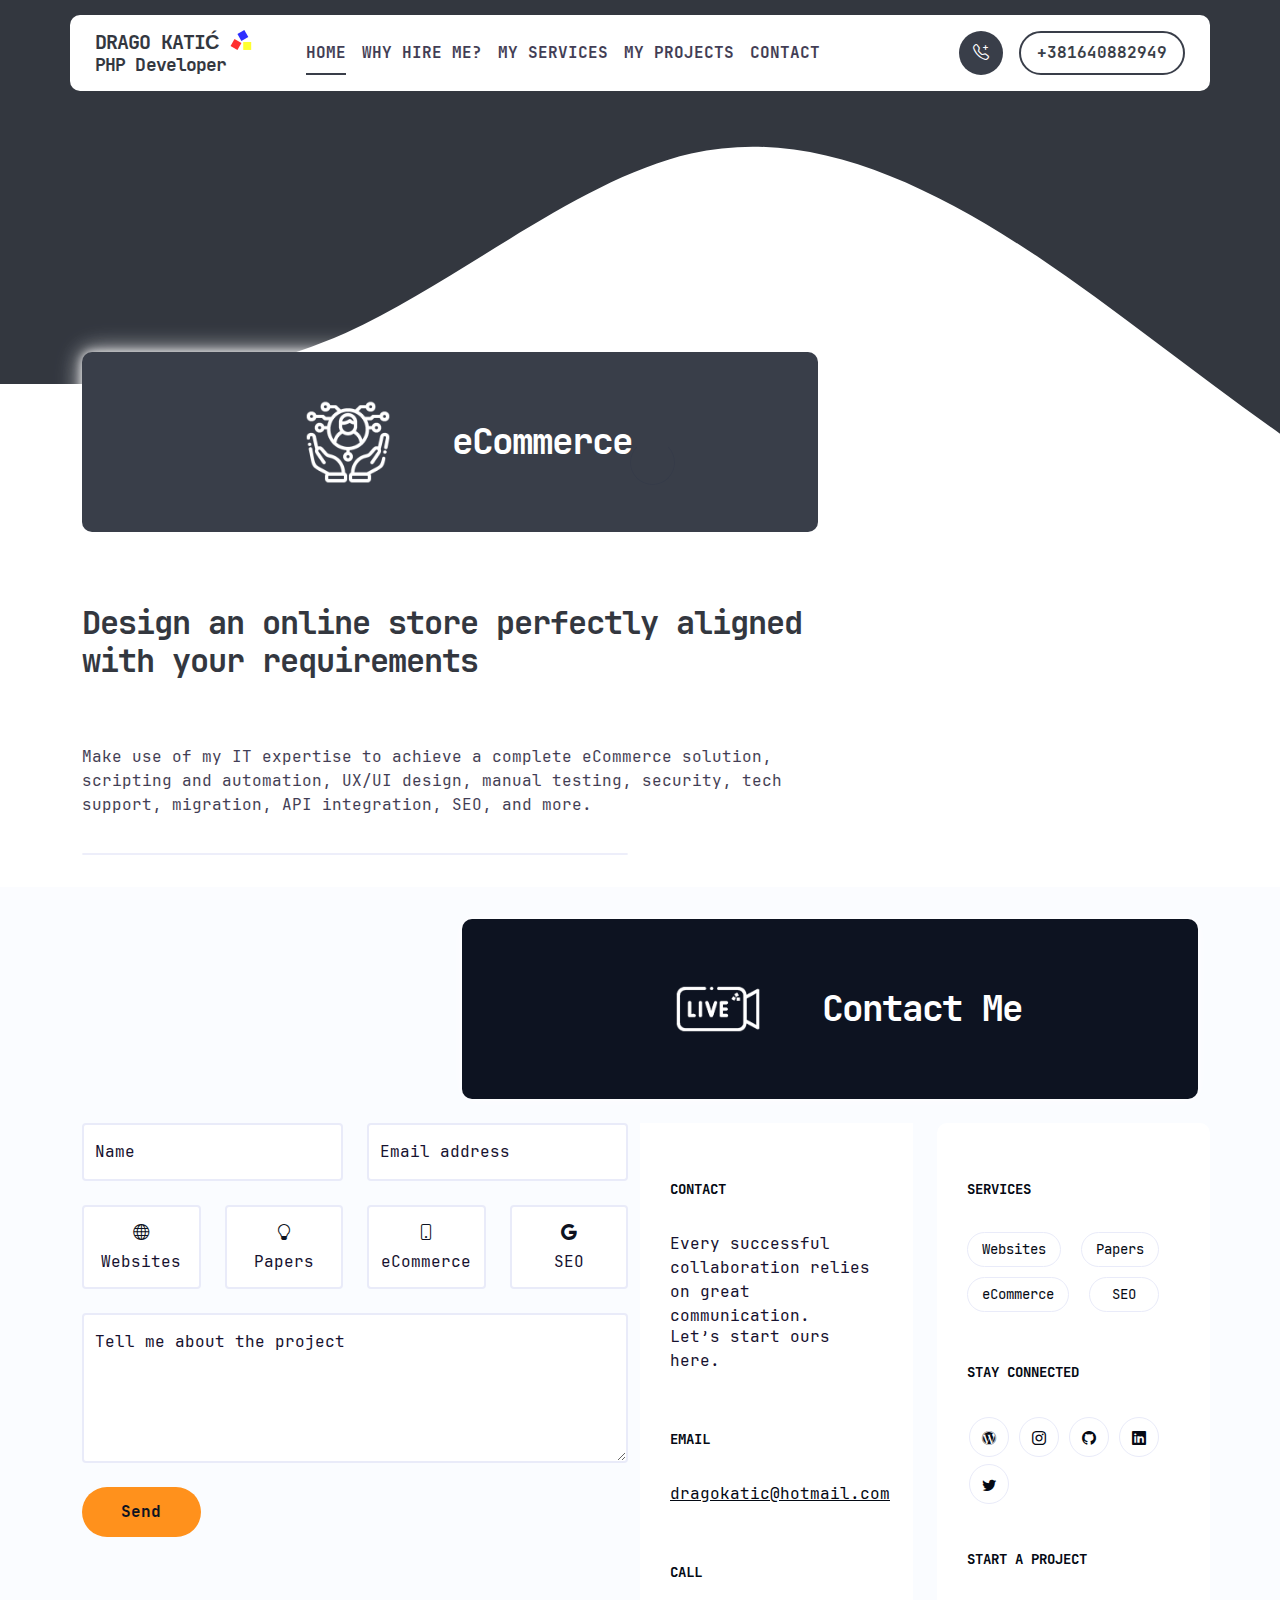
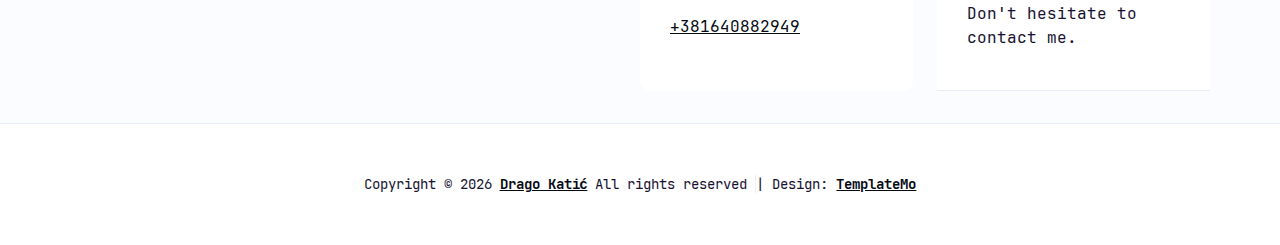
<file: ecommerce.html>
<!doctype html>
    <html lang="en">
    <head>
        <script async src="https://www.googletagmanager.com/gtag/js?id=G-L1P8VCRL9Y"></script>
        <script>
            window.dataLayer = window.dataLayer || [];
            function gtag(){dataLayer.push(arguments);}
            gtag('js', new Date());
            gtag('config', 'G-L1P8VCRL9Y');
        </script>
    <meta name="google-site-verification" content="dE_oBko5D4y0tLyvJw1YZ-EsKObA-BkyZZPKDh4HV3Q"/>
    <!-- Character encoding -->
    <meta charset="utf-8"/>
    <!-- Basic SEO meta tags -->
    <meta name="abstract" content="Drago Katić | PHP Developer | eCommerce"/>
    <meta name="keywords" content="Drago Katić | PHP Developer | eCommerce"/>
    <meta name="copyright" content="Copyright © Drago Katić All rights reserved"/>
    <!--<meta name="robots" content="index, follow, max-snippet:-1, max-image-preview:large"/>-->
    <meta name="robots" content="noindex, follow, max-snippet:-1, max-image-preview:large"/>
    <!-- Canonical link to the main URL of the website -->
    <link rel="canonical" href="https://dragokatic.github.io/"/>
    <!-- Viewport settings for responsive design -->
    <meta name="viewport" content="width=device-width, initial-scale=1"/>
    <!-- Meta description for search engines and SEO -->
    <meta name="description" content="Make use of my IT expertise to achieve a complete eCommerce solution, scripting and automation, UX/UI design, manual testing, security, tech support, migration, API integration, SEO, and more."/>
    <!-- Author of the website -->
    <meta name="author" content="Drago Katić"/>
    <!-- Title tag for the website (displayed in browser tab) -->
    <title>Drago Katić | PHP Developer | eCommerce</title>
    <!-- Favicon and Apple touch icons for various devices -->
    <link rel="apple-touch-icon" sizes="57x57" href="apple-icon-57x57.png">
    <link rel="apple-touch-icon" sizes="60x60" href="apple-icon-60x60.png">
    <link rel="apple-touch-icon" sizes="72x72" href="apple-icon-72x72.png">
    <link rel="apple-touch-icon" sizes="76x76" href="apple-icon-76x76.png">
    <link rel="apple-touch-icon" sizes="114x114" href="apple-icon-114x114.png">
    <link rel="apple-touch-icon" sizes="120x120" href="apple-icon-120x120.png">
    <link rel="apple-touch-icon" sizes="144x144" href="apple-icon-144x144.png">
    <link rel="apple-touch-icon" sizes="152x152" href="apple-icon-152x152.png">
    <link rel="apple-touch-icon" sizes="180x180" href="apple-icon-180x180.png">
    <!-- Favicon icons for Android and other platforms -->
    <link rel="icon" type="image/png" sizes="192x192"  href="android-icon-192x192.png">
    <link rel="icon" type="image/png" sizes="32x32" href="favicon-32x32.png">
    <link rel="icon" type="image/png" sizes="96x96" href="favicon-96x96.png">
    <link rel="icon" type="image/png" sizes="16x16" href="favicon-16x16.png">
    <!-- Manifest for progressive web app functionality -->
    <link rel="manifest" href="/manifest.json">
    <!-- Microsoft application settings for Windows tiles -->
    <meta name="msapplication-TileColor" content="#ffffff">
    <meta name="msapplication-TileImage" content="ms-icon-144x144.png">
    <!-- Favicon generator. For real. -->
    <link rel="icon" type="image/svg+xml" href="/favicon.svg" />
    <link rel="shortcut icon" href="/favicon.ico" />
    <link rel="apple-touch-icon" sizes="180x180" href="/apple-touch-icon.png" />
    <meta name="apple-mobile-web-app-title" content="Drago Katić | PHP Developer" />
    <link rel="manifest" href="/site.webmanifest" />
    <!-- Theme color for mobile browsers -->
    <meta name="theme-color" content="#ffffff">
    <!-- Open Graph (OG) tags for social media sharing (Facebook, LinkedIn, etc.) -->
    <meta property="og:locale" content="en-US"/>
    <meta property="og:type" content="website"/>
    <meta property="og:title" content="Drago Katić | PHP Developer | eCommerce"/>
    <meta property="og:description" content="Make use of my IT expertise to achieve a complete eCommerce solution, scripting and automation, UX/UI design, manual testing, security, tech support, migration, API integration, SEO, and more."/>
    <meta property="og:url" content="https://dragokatic.github.io/"/>
    <meta property="og:site_name" content="Drago Katić | PHP Developer | eCommerce"/>
    <!-- Open Graph image settings -->
    <meta property="og:image" content="images/drago-katic-php-developer.webp"/>
    <meta property="og:image:secure_url" content="images/drago-katic-php-developer.webp"/>
    <meta property="og:image:width" content="1200"/>
    <meta property="og:image:height" content="800"/>
    <meta property="og:image:alt" content="Drago Katić | PHP Developer | eCommerce"/>
    <meta property="og:image:type" content="image/webp"/>
    <!-- Twitter tags for social media sharing -->
    <meta name="twitter:card" content="summary_large_image"/>
    <meta name="twitter:title" content="Drago Katić | PHP Developer | eCommerce"/>
    <meta name="twitter:description" content="Make use of my IT expertise to achieve a complete eCommerce solution, scripting and automation, UX/UI design, manual testing, security, tech support, migration, API integration, SEO, and more."/>
    <meta name="twitter:image" content="images/drago-katic-php-developer.webp"  />
    <meta name="twitter:label1" content="Written by"/>
    <meta name="twitter:data1" content="Drago Katić"/>
    <meta name="twitter:label2" content="Time to read"/>
    <meta name="twitter:data2" content="2 minutes"/>
    <!-- CSS FILES -->
    <link href="css/fonts.css" rel="stylesheet">
    <link href="css/bootstrap.min.css" rel="stylesheet">
    <link href="css/bootstrap-icons.css" rel="stylesheet">
    <link href="css/magnific-popup.css" rel="stylesheet">
    <link href="css/templatemo-first-portfolio-style.css" rel="stylesheet">
</head>
<body>
    <section class="preloader">
        <div class="spinner">
            <span class="spinner-rotate"></span>
        </div>
    </section>
    <nav class="navbar navbar-expand-lg">
        <div class="container">
            <a href="index.html" class="navbar-brand mx-auto mx-lg-0">
                <h1 class="header-container">
                    <span class="header-text">
                        <span class="header-drago-katic">Drago Katić</span>
                        <span class="header-php-developer">PHP Developer</span>
                    </span>
                    <img src="images/logo.svg" class="header-logo" alt="Colorful Logo Drago Katić | PHP Developer | Portfolio">
                </h1>
            </a>
            <button class="navbar-toggler" type="button" data-bs-toggle="collapse" data-bs-target="#navbarNav" aria-controls="navbarNav" aria-expanded="false" aria-label="Toggle navigation">
                <span class="navbar-toggler-icon"></span>
            </button>
            <div class="d-flex align-items-center d-lg-none telephone">
                <i class="navbar-icon bi-telephone-plus me-3 telephone-button"></i>
                <a href="tel: +381640882949" class="custom-btn btn telephone-link">+381640882949</a>
            </div>
            <div class="collapse navbar-collapse" id="navbarNav">
                <ul class="navbar-nav ms-lg-5">
                    <li class="nav-item">
                        <a class="nav-link click-scroll" href="index.html#section_1"><span class="menu-links-14">Home</span></a>
                    </li>
                    <li class="nav-item">
                        <a class="nav-link click-scroll" href="index.html#section_2"><span class="menu-links-14">Why Hire Me?</span></a>
                    </li>
                    <li class="nav-item">
                        <a class="nav-link click-scroll" href="index.html#section_3"><span class="menu-links-14">My Services</span></a>
                    </li>
                    <li class="nav-item">
                        <a class="nav-link click-scroll" href="index.html#section_4"><span class="menu-links-14">My Projects</span></a>
                    </li>
                    <li class="nav-item">
                        <a class="nav-link click-scroll" href="index.html#section_5"><span class="menu-links-14">Contact</span></a>
                    </li>
                </ul>
                <div class="d-lg-flex align-items-center d-none ms-auto">
                    <i class="navbar-icon bi-telephone-plus me-3"></i>
                    <a href="tel: +381640882949" class="custom-btn btn">+381640882949</a>
                </div>
            </div>
        </div>
    </nav>
    <main>
        <section class="dragokatic d-flex justify-content-center align-items-center other-pages-header">
            <svg xmlns="http://www.w3.org/2000/svg" viewBox="0 0 1440 320">
                <path fill="#050a14" d="M0,160L24,160C48,160,96,160,144,138.7C192,117,240,75,288,64C336,53,384,75,432,106.7C480,139,528,181,576,208C624,235,672,245,720,240C768,235,816,213,864,186.7C912,160,960,128,1008,133.3C1056,139,1104,181,1152,202.7C1200,224,1248,224,1296,197.3C1344,171,1392,117,1416,90.7L1440,64L1440,0L0,0Z"></path>
            </svg>
        </section>

        <section class="projects section-padding papers-margin-top section-z-index">
            <div class="container">
                <div class="row">
                    <div class="col-lg-8 col-md-8 col-12 ms-auto margin-left-0">
                        <div class="section-title-wrap d-flex justify-content-center align-items-center mb-4">
                            <img src="images/ecommerce.png" class="avatar-image img-fluid" alt="eCommerce">
                                <h2 class="text-white ms-4 mb-0">eCommerce</h2>
                            </div>
                            <h3 class="pt-2 mb-3 page-subject">Design an online store perfectly aligned with your requirements</h3>
                                <p class="page-p">Make use of my IT expertise to achieve a complete eCommerce solution, scripting and automation, UX/UI design, manual testing, security, tech support, migration, API integration, SEO, and more.</p>
                        </div>
                        <div class="clearfix"></div>
                        <div class="col-lg-6 col-12">
                            <div class="profile-thumb margin-top-20">
                                <div class="profile-body">
                                    
                                </div>
                            </div>
                        </div>
                        <div class="col-lg-6 col-12">
                            <div> </div>
                    </div>
                    </div>
                </div>
            </section>

            <section class="contact section-padding" id="section_5">
                <div class="container">
                    <div class="row">
                        <div class="col-lg-8 col-md-8 col-12 ms-auto">
                            <div class="section-title-wrap d-flex justify-content-center align-items-center mb-4">
                                <img src="images/contact.png" class="avatar-image img-fluid" alt="">
                                <h2 class="text-white ms-4 mb-0">Contact Me</h2>
                            </div>
                        </div>
                            <div class="clearfix"></div>
                            <div class="col-lg-6 col-12 mt-5 mt-lg-0">
                                <form action="https://formspree.io/f/xqkjdvge" method="POST" class="custom-form contact-form margin-0" role="form">
                                    <div class="row">
                                        <div class="col-lg-6 col-md-6 col-12">
                                            <div class="form-floating">
                                                <input type="text" name="Name" class="form-control" placeholder="Name" required>
                                                <label for="floatingInput">Name</label>
                                            </div>
                                        </div>
                                        <div class="col-lg-6 col-md-6 col-12">
                                            <div class="form-floating">
                                                <input type="email" name="Email" pattern="[^ @]*@[^ @]*" class="form-control" placeholder="Email address" required>
                                                <label for="floatingInput">Email address</label>
                                            </div>
                                        </div>
                                        <div class="col-lg-3 col-md-6 col-6">
                                            <div class="form-check form-check-inline">
                                                <input name="Website" type="checkbox" class="form-check-input" id="inlineCheckbox1" value="1">
                                                <label class="form-check-label" for="inlineCheckbox1">
                                                    <i class="bi-globe form-check-icon"></i>
                                                    <span class="form-check-label-text">Websites</span>
                                                </label>
                                            </div>
                                        </div>
                                        <div class="col-lg-3 col-md-6 col-6">
                                            <div class="form-check form-check-inline">
                                                <input name="Papers" type="checkbox" class="form-check-input"  id="inlineCheckbox2" value="1">
                                                <label class="form-check-label" for="inlineCheckbox2">
                                                    <i class="bi-lightbulb form-check-icon"></i>
                                                    <span class="form-check-label-text">Papers</span>
                                                </label>
                                            </div>
                                        </div>
                                        <div class="col-lg-3 col-md-6 col-6">
                                            <div class="form-check form-check-inline">
                                                <input name="eCommerce" type="checkbox" class="form-check-input"  id="inlineCheckbox3" value="1">
                                                <label class="form-check-label" for="inlineCheckbox3">
                                                    <i class="bi-phone form-check-icon"></i>
                                                    <span class="form-check-label-text">eCommerce</span>
                                                </label>
                                            </div>
                                        </div>
                                        <div class="col-lg-3 col-md-6 col-6">
                                            <div class="form-check form-check-inline me-0">
                                                <input name="Seo" type="checkbox" class="form-check-input" id="inlineCheckbox4" value="1">
                                                <label class="form-check-label" for="inlineCheckbox4">
                                                    <i class="bi-google form-check-icon"></i>
                                                    <span class="form-check-label-text">SEO</span>
                                                </label>
                                            </div>
                                        </div>
                                        <div class="col-lg-12 col-12">
                                            <div class="form-floating">
                                                <textarea name="Message" class="form-control" placeholder="Tell me about the project" required></textarea>
                                                <label for="floatingTextarea">Tell me about the project</label>
                                            </div>
                                        </div>
                                        <div class="col-lg-3 col-12 ms-auto margin-left-0">
                                            <button type="submit" name="Submit" class="form-control">Send</button>
                                        </div>
                                    </div>
                                </form>
                            </div>
                            <div class="col-lg-3 col-md-6 col-12 ps-lg-0">
                                <div class="contact-info d-flex flex-column">
                                    <strong class="site-footer-title d-block mb-3 contact-title">Contact</strong>
                                    <p class="mb-2">
                                        Every successful collaboration relies on great communication.
                                    </p>
                                    <p class="margin-top--11">
                                        Let’s start ours here.
                                    </p>

                                    <strong class="site-footer-title d-block mt-4 mb-3 contact-title">Email</strong>
                                    <p>
                                        <a href="mailto:dragokatic@hotmail.com">
                                            dragokatic@hotmail.com
                                        </a>
                                    </p>
                                    <strong class="site-footer-title d-block mt-4 mb-3 contact-title">Call</strong>
                                    <p class="mb-0">
                                        <a href="tel: +381640882949">
                                            +381640882949
                                        </a>
                                    </p>
                                </div>
                            </div>
                            <div class="col-lg-3 col-md-6 col-12 pe-lg-0">
                                <div class="contact-info contact-info-border-start d-flex flex-column">
                                    <strong class="site-footer-title d-block mb-3 contact-title">Services</strong>
                                    <ul class="footer-menu">
                                        <li class="footer-menu-item"><a href="websites.html" class="footer-menu-link">Websites</a></li>
                                        <li class="footer-menu-item"><a href="papers.html" class="footer-menu-link">Papers</a></li>
                                        <li class="footer-menu-item"><a href="ecommerce.html" class="footer-menu-link">eCommerce</a></li>
                                        <li class="footer-menu-item"><a href="seo.html" class="footer-menu-link">SEO</a></li>
                                    </ul>
                                    <strong class="site-footer-title d-block mt-4 mb-3 contact-title">Stay connected</strong>
                                    <ul class="social-icon">
                                        <li class="social-icon-item"><a href="https://dragokatic.wordpress.com" class="social-icon-link bi-wordpress" aria-label="WordPress" target=”_blank”></a></li>
                                        <li class="social-icon-item"><a href="https://www.instagram.com/dragokaticdevelopment" class="social-icon-link bi-instagram" aria-label="Instagram" target=”_blank”></a></li>
                                        <li class="social-icon-item"><a href="https://github.com/DragoKatic" class="social-icon-link bi-github" aria-label="GitHub" target=”_blank”></a></li>
                                        <li class="social-icon-item"><a href="https://rs.linkedin.com/in/dragokatic" class="social-icon-link bi-linkedin" aria-label="LinkedIn" target=”_blank”></a></li>
                                        <li class="social-icon-item"><a href="https://twitter.com/DragoKatic" class="social-icon-link bi-twitter" aria-label="Twitter" target=”_blank”></a></li>
                                    </ul>
                                    <strong class="site-footer-title d-block mt-4 mb-3 contact-title">Start a project</strong>
                                    <p class="mb-0">Don't hesitate to contact me.</p>
                                </div>
                            </div>
                        </div>
                        </div>
                    </div>
                </section>
        </main>
            <footer class="site-footer">
                <div class="container">
                    <div class="row">
                        <div class="col-lg-12 col-12">
                            <div class="copyright-text-wrap">
                                <p class="mb-0">
                                    <span class="copyright-text">Copyright © <span id="year"></span> <a href="index.html">Drago Katić</a> All rights reserved </span>
                                     | Design: 
                                    <a rel="sponsored" href="https://templatemo.com" target="_blank"> TemplateMo </a>
                                </p>
                            </div>
                        </div>
                    </div>
                </div>
            </footer>
<!-- JAVASCRIPT FILES -->
        <script src="js/jquery.min.js"></script>
        <script src="js/bootstrap.min.js"></script>
        <script src="js/jquery.sticky.js"></script>
        <script src="js/click-scroll.js"></script>
        <script src="js/jquery.magnific-popup.min.js"></script>
        <script src="js/magnific-popup-options.js"></script>
        <script src="js/custom.js"></script>
    </body>
</html>
</file>
<file: css/fonts.css>
/*https://globalfonts.pro/font/titillium#google_vignette*/




/* latin-ext */
@font-face {
  font-family: 'DM Sans';
  font-style: normal;
  font-weight: 400;
  font-display: swap;
  /*src: url(https://fonts.gstatic.com/s/dmsans/v11/rP2Hp2ywxg089UriCZ2IHSeH.woff2) format('woff2');*/
  src: url(../fonts/rP2Hp2ywxg089UriCZ2IHSeH.woff2) format('woff2');
  unicode-range: U+0100-024F, U+0259, U+1E00-1EFF, U+2020, U+20A0-20AB, U+20AD-20CF, U+2113, U+2C60-2C7F, U+A720-A7FF;
}
/* latin */
@font-face {
  font-family: 'DM Sans';
  font-style: normal;
  font-weight: 400;
  font-display: swap;
  /*src: url(https://fonts.gstatic.com/s/dmsans/v11/rP2Hp2ywxg089UriCZOIHQ.woff2) format('woff2');*/
  src: url(../fonts/rP2Hp2ywxg089UriCZOIHQ.woff2) format('woff2');
  unicode-range: U+0000-00FF, U+0131, U+0152-0153, U+02BB-02BC, U+02C6, U+02DA, U+02DC, U+2000-206F, U+2074, U+20AC, U+2122, U+2191, U+2193, U+2212, U+2215, U+FEFF, U+FFFD;
}
/* latin-ext */
@font-face {
  font-family: 'DM Sans';
  font-style: normal;
  font-weight: 500;
  font-display: swap;
  /*src: url(https://fonts.gstatic.com/s/dmsans/v11/rP2Cp2ywxg089UriAWCrCBamC2QX.woff2) format('woff2');*/
  src: url(../fonts/rP2Cp2ywxg089UriAWCrCBamC2QX.woff2) format('woff2');
  unicode-range: U+0100-024F, U+0259, U+1E00-1EFF, U+2020, U+20A0-20AB, U+20AD-20CF, U+2113, U+2C60-2C7F, U+A720-A7FF;
}
/* latin */
@font-face {
  font-family: 'DM Sans';
  font-style: normal;
  font-weight: 500;
  font-display: swap;
  /*src: url(https://fonts.gstatic.com/s/dmsans/v11/rP2Cp2ywxg089UriAWCrCBimCw.woff2) format('woff2');*/
  src: url(../fonts/rP2Cp2ywxg089UriAWCrCBimCw.woff2) format('woff2');
  unicode-range: U+0000-00FF, U+0131, U+0152-0153, U+02BB-02BC, U+02C6, U+02DA, U+02DC, U+2000-206F, U+2074, U+20AC, U+2122, U+2191, U+2193, U+2212, U+2215, U+FEFF, U+FFFD;
}
/* latin-ext */
@font-face {
  font-family: 'DM Sans';
  font-style: normal;
  font-weight: 700;
  font-display: swap;
  /*src: url(https://fonts.gstatic.com/s/dmsans/v11/rP2Cp2ywxg089UriASitCBamC2QX.woff2) format('woff2');*/
  src: url(../fonts/rP2Cp2ywxg089UriASitCBamC2QX.woff2) format('woff2');
  unicode-range: U+0100-024F, U+0259, U+1E00-1EFF, U+2020, U+20A0-20AB, U+20AD-20CF, U+2113, U+2C60-2C7F, U+A720-A7FF;
}
/* latin */
@font-face {
  font-family: 'DM Sans';
  font-style: normal;
  font-weight: 700;
  font-display: swap;
  /*src: url(https://fonts.gstatic.com/s/dmsans/v11/rP2Cp2ywxg089UriASitCBimCw.woff2) format('woff2');*/
  src: url(../fonts/rP2Cp2ywxg089UriASitCBimCw.woff2) format('woff2');
  unicode-range: U+0000-00FF, U+0131, U+0152-0153, U+02BB-02BC, U+02C6, U+02DA, U+02DC, U+2000-206F, U+2074, U+20AC, U+2122, U+2191, U+2193, U+2212, U+2215, U+FEFF, U+FFFD;
}




@font-face {
  font-family: 'Titillium';
  font-style: normal;
  font-weight: 400;
  font-display: swap;
  src: url('../fonts/Titillium-Regular.woff') format('woff2');
  unicode-range: U+0100-024F, U+0259, U+1E00-1EFF, U+2020, U+20A0-20AB, U+20AD-20CF, U+2113, U+2C60-2C7F, U+A720-A7FF;
}
/* latin */
@font-face {
  font-family: 'Titillium';
  font-style: normal;
  font-weight: 400;
  font-display: swap;
  src: url('../fonts/Titillium-RegularUpright.woff') format('woff2');
  unicode-range: U+0000-00FF, U+0131, U+0152-0153, U+02BB-02BC, U+02C6, U+02DA, U+02DC, U+2000-206F, U+2074, U+20AC, U+2122, U+2191, U+2193, U+2212, U+2215, U+FEFF, U+FFFD;
}

@font-face {
  font-family: 'Titillium';
  font-style: normal;
  font-weight: 600;
  font-display: swap;
  /*src: url(https://fonts.gstatic.com/s/dmsans/v11/rP2Cp2ywxg089UriAWCrCBamC2QX.woff2) format('woff2');*/
  src: url('../fonts/Titillium-Semibold.woff') format('woff2');
  unicode-range: U+0100-024F, U+0259, U+1E00-1EFF, U+2020, U+20A0-20AB, U+20AD-20CF, U+2113, U+2C60-2C7F, U+A720-A7FF;
}
/* latin */
@font-face {
  font-family: 'Titillium';
  font-style: normal;
  font-weight: 600;
  font-display: swap;
  /*src: url(https://fonts.gstatic.com/s/dmsans/v11/rP2Cp2ywxg089UriAWCrCBimCw.woff2) format('woff2');*/
  src: url('../fonts/Titillium-SemiboldUpright.woff') format('woff2');
  unicode-range: U+0000-00FF, U+0131, U+0152-0153, U+02BB-02BC, U+02C6, U+02DA, U+02DC, U+2000-206F, U+2074, U+20AC, U+2122, U+2191, U+2193, U+2212, U+2215, U+FEFF, U+FFFD;
}

@font-face {
  font-family: 'Titillium';
  font-style: normal;
  font-weight: 700;
  font-display: swap;
  /*src: url(https://fonts.gstatic.com/s/dmsans/v11/rP2Cp2ywxg089UriASitCBamC2QX.woff2) format('woff2');*/
  src: url('../fonts/Titillium-BoldUpright.woff') format('woff2');
  unicode-range: U+0100-024F, U+0259, U+1E00-1EFF, U+2020, U+20A0-20AB, U+20AD-20CF, U+2113, U+2C60-2C7F, U+A720-A7FF;
}
/* latin */
@font-face {
  font-family: 'Titillium';
  font-style: normal;
  font-weight: 700;
  font-display: swap;
  /*src: url(https://fonts.gstatic.com/s/dmsans/v11/rP2Cp2ywxg089UriASitCBimCw.woff2) format('woff2');*/
  src: url('../fonts/Titillium-BoldUpright.woff') format('woff2');
  unicode-range: U+0000-00FF, U+0131, U+0152-0153, U+02BB-02BC, U+02C6, U+02DA, U+02DC, U+2000-206F, U+2074, U+20AC, U+2122, U+2191, U+2193, U+2212, U+2215, U+FEFF, U+FFFD;
}

/* #### Generated By: http://font.download #### */

    @font-face {
    font-family: 'Titillium Regular';
    font-style: normal;
    font-weight: normal;
    src: local('Titillium Regular'), url('../fonts/Titillium-Regular.woff') format('woff');
    }
    

    @font-face {
    font-family: 'Titillium Regular Italic';
    font-style: normal;
    font-weight: normal;
    src: local('Titillium Regular Italic'), url('../fonts/Titillium-RegularItalic.woff') format('woff');
    }
    

    @font-face {
    font-family: 'Titillium Regular Upright';
    font-style: normal;
    font-weight: normal;
    src: local('Titillium Regular Upright'), url('../fonts/Titillium-RegularUpright.woff') format('woff');
    }
    

    @font-face {
    font-family: 'Titillium Thin';
    font-style: normal;
    font-weight: normal;
    src: local('Titillium Thin'), url('Titillium-Thin.woff') format('woff');
    }
    

    @font-face {
    font-family: 'Titillium Thin Italic';
    font-style: normal;
    font-weight: normal;
    src: local('Titillium Thin Italic'), url('Titillium-ThinItalic.woff') format('woff');
    }
    

    @font-face {
    font-family: 'Titillium Thin Upright';
    font-style: normal;
    font-weight: normal;
    src: local('Titillium Thin Upright'), url('Titillium-ThinUpright.woff') format('woff');
    }
    

    @font-face {
    font-family: 'Titillium Light';
    font-style: normal;
    font-weight: normal;
    src: local('Titillium Light'), url('Titillium-Light.woff') format('woff');
    }
    

    @font-face {
    font-family: 'Titillium Light Italic';
    font-style: normal;
    font-weight: normal;
    src: local('Titillium Light Italic'), url('Titillium-LightItalic.woff') format('woff');
    }
    

    @font-face {
    font-family: 'Titillium Light Upright';
    font-style: normal;
    font-weight: normal;
    src: local('Titillium Light Upright'), url('Titillium-LightUpright.woff') format('woff');
    }
    

    @font-face {
    font-family: 'Titillium Semibold';
    font-style: normal;
    font-weight: normal;
    src: local('Titillium Semibold'), url('Titillium-Semibold.woff') format('woff');
    }
    

    @font-face {
    font-family: 'Titillium Semibold Italic';
    font-style: normal;
    font-weight: normal;
    src: local('Titillium Semibold Italic'), url('Titillium-SemiboldItalic.woff') format('woff');
    }
    

    @font-face {
    font-family: 'Titillium Semibold Upright';
    font-style: normal;
    font-weight: normal;
    src: local('Titillium Semibold Upright'), url('Titillium-SemiboldUpright.woff') format('woff');
    }
    

    @font-face {
    font-family: 'Titillium Bold';
    font-style: normal;
    font-weight: normal;
    src: local('Titillium Bold'), url('Titillium-Bold.woff') format('woff');
    }
    

    @font-face {
    font-family: 'Titillium Bold Italic';
    font-style: normal;
    font-weight: normal;
    src: local('Titillium Bold Italic'), url('Titillium-BoldItalic.woff') format('woff');
    }
    

    @font-face {
    font-family: 'Titillium Bold Upright';
    font-style: normal;
    font-weight: normal;
    src: local('Titillium Bold Upright'), url('Titillium-BoldUpright.woff') format('woff');
    }
    

    @font-face {
    font-family: 'Titillium';
    font-style: normal;
    font-weight: normal;
    src: local('Titillium'), url('Titillium-Black.woff') format('woff');
    }



@font-face {
  font-family: 'JetBrainsMono';
  font-style: normal;
  font-weight: 400;
  font-display: swap;
  src: url('../fonts/JetBrainsMono-Regular.woff2') format('woff2');
  unicode-range: U+0000-00FF, U+0131, U+0152-0153, U+02BB-02BC, U+02C6, U+02DA, U+02DC, U+2000-206F, U+2074, U+20AC, U+2122, U+2191, U+2193, U+2212, U+2215, U+FEFF, U+FFFD;
}

@font-face {
  font-family: 'JetBrainsMono';
  font-style: normal;
  font-weight: 600;
  font-display: swap;
  src: url('../fonts/JetBrainsMono-SemiBold.woff2') format('woff2');
  unicode-range: U+0000-00FF, U+0131, U+0152-0153, U+02BB-02BC, U+02C6, U+02DA, U+02DC, U+2000-206F, U+2074, U+20AC, U+2122, U+2191, U+2193, U+2212, U+2215, U+FEFF, U+FFFD;
}

@font-face {
  font-family: 'JetBrainsMono';
  font-style: normal;
  font-weight: 700;
  font-display: swap;
  src: url('../fonts/JetBrainsMono-Bold.woff2') format('woff2');
  unicode-range: U+0000-00FF, U+0131, U+0152-0153, U+02BB-02BC, U+02C6, U+02DA, U+02DC, U+2000-206F, U+2074, U+20AC, U+2122, U+2191, U+2193, U+2212, U+2215, U+FEFF, U+FFFD;
}
</file>
<file: css/templatemo-first-portfolio-style.css>
/*

TemplateMo 578 First Portfolio

https://templatemo.com/tm-578-first-portfolio

*/


/*---------------------------------------
  CUSTOM PROPERTIES ( VARIABLES )             
-----------------------------------------*/
:root {
  --white-color:                  #ffffff; /* White */
  --primary-color:                #ff911c; /* Sunny Orange */
  --secondary-color:              #0d1321; /* #0d1321 Dark Blue */
  --section-bg-color:             #fafcff; /* #f9f9f9 or #f7fbff */
  --dark-color:                   #050a14; /* #0d1321 Tamnija Dark Blue */
  --p-color:                      #171230; /* #2c3e6f; #717275 or #7172b3 or #4a6fa5 */
  --border-color:                 #e9ebf9; /* #e9eaeb; or #e9ebf9; */
  --featured-border-color:        #171230; /* #727aab; Just Blue*/
  --link-color:                   #050a14; /* Haiti */



  --body-font-family:             'JetBrainsMono', sans-serif;

  --h1-font-size:                 62px;
  --h2-font-size:                 48px;
  --h3-font-size:                 36px;
  --h4-font-size:                 32px;
  --h5-font-size:                 24px;
  --h6-font-size:                 22px;
  --p-font-size:                  16px;
  --menu-font-size:               12px;
  --copyright-font-size:          14px;
  --contact-headers:              14px;

  --border-radius-large:          100px;
  --border-radius-medium:         20px;
  --border-radius-small:          10px;

  --font-weight-normal:           400;
  --font-weight-medium:           500;
  --font-weight-bold:             700;
}

body {
    background: var(--white-color);
    font-family: var(--body-font-family);
}


/*---------------------------------------
  TYPOGRAPHY               
-----------------------------------------*/

h2,
h3,
h4,
h5,
h6 {
  color: var(--dark-color);
}

h1,
h2,
h3,
h4,
h5,
h6 {
  font-weight: var(--font-weight-bold);
  letter-spacing: -1px;
}

h1 {
  font-size: var(--h1-font-size);
  /*letter-spacing: -3px;*/
  letter-spacing: -2px;
}

h2 {
  font-size: var(--h2-font-size);
  color: var(--secondary-color);
  /*letter-spacing: -3px;*/
  letter-spacing: -2px;
}

h3 {
  font-size: var(--h3-font-size);
}

h4 {
  font-size: var(--h4-font-size);
}

h5 {
  font-size: var(--h5-font-size);
  line-height: normal;
}

h6 {
  font-size: var(--h6-font-size);
}

p {
  color: var(--p-color);
  font-size: var(--p-font-size);
  font-weight: var(--font-weight-normal);
}

ul li {
  color: var(--p-color);
  font-size: var(--p-font-size);
  font-weight: var(--font-weight-normal);
}

a, 
button {
  touch-action: manipulation;
  transition: all 0.3s;
}

a {
  color: var(--link-color);
  /* text-decoration: none; */
  /*text-decoration: underline;*/
}

a:hover {
  color: var(--secondary-color);
}

::selection {
  background: var(--secondary-color);
  color: var(--white-color);
}

::-moz-selection {
  background: var(--secondary-color);
  color: var(--white-color);
}

.section-padding {
  padding-top: 32px;
  padding-bottom: 32px;
}

b,
strong {
  font-weight: var(--font-weight-bold);
}
/*
.section-title-wrap {
  background: var(--secondary-color);
  border-radius: var(--border-radius-small);
  padding: 10px 30px;
}
*/
.section-title-wrap {
    background: var(--secondary-color);
    border-radius: var(--border-radius-small);
    padding: 10px 30px;
    box-shadow: 0 0 10px rgba(255, 255, 255, 0.8), 
                0 0 20px rgba(255, 255, 255, 0.6), 
                0 0 30px rgba(255, 255, 255, 0.4);
}


/*---------------------------------------
  AVATAR IMAGE               
-----------------------------------------*/
.avatar-image {
  border-radius: var(--border-radius-large);
  width: 160px;
  height: 160px;
  object-fit: cover;
}

.avatar-image-large {
  width: 90.4px;
  height: 90.4px;
}


/*---------------------------------------
  PRE LOADER               
-----------------------------------------*/
.preloader {
  position: fixed;
  top: 0;
  left: 0;
  width: 100%;
  height: 100%;
  z-index: 99999;
  display: flex;
  flex-flow: row nowrap;
  justify-content: center;
  align-items: center;
  background: none repeat scroll 0 0 var(--white-color);
}

.spinner {
  border: 1px solid transparent;
  border-radius: var(--border-radius-small);
  position: relative;
}

.spinner:before {
  content: '';
  box-sizing: border-box;
  position: absolute;
  top: 50%;
  left: 50%;
  width: 45px;
  height: 45px;
  margin-top: -10px;
  margin-left: -10px;
  border-radius: 50%;
  border: 1px solid var(--border-color);
  border-top-color: var(--white-color);
  animation: spinner .9s linear infinite;
}

@-webkit-@keyframes spinner {
  to {transform: rotate(360deg);
  }
}

@keyframes spinner {
  to {transform: rotate(360deg);}
}


/*---------------------------------------
  CUSTOM ICON               
-----------------------------------------*/
.navbar-icon {
  background: var(--white-color);
  border-radius: var(--border-radius-large);
  color: var(--dark-color);
  width: 47px;
  height: 47px;
  line-height: 47px;
  text-align: center;
}

.is-sticky .navbar-icon {
  background: var(--secondary-color);
  color: var(--white-color);
}

.form-check-icon {
  color: var(--secondary-color);
}


/*---------------------------------------
  CUSTOM BUTTON               
-----------------------------------------*/
.custom-btn,
.navbar .custom-btn {
  font-size: var(--p-font-size);
  font-weight: var(--font-weight-bold);
}

.navbar .custom-btn {
  background: transparent;
  border-width: 2px;
  border-style: solid;
  border-color: var(--white-color);
  color: var(--white-color);
  padding: 8px 22px;
}

.navbar .custom-btn:hover {
  background: var(--white-color);
  border-color: transparent;
  color: var(--secondary-color);
}

.custom-btn {
  background: var(--secondary-color);
  border-radius: var(--border-radius-large);
  color: var(--secondary-color);
  font-weight: var(--font-weight-bold);
  padding: 12px 24px;
}

.custom-btn:hover {
  background: var(--primary-color);
  box-shadow: 0 1rem 3rem rgba(0,0,0,.175);
  color: var(--white-color);
}

.custom-border-btn {
  background: transparent;
  border: 2px solid var(--border-color);
  color: var(--p-color);
}

.custom-border-btn:hover {
  background: var(--secondary-color);
  border-color: var(--secondary-color);
  color: var(--white-color);
}

.custom-link {
	background-color: var(--primary-color);
}

.custom-link:hover {
	/*background-color: var(--secondary-color);*/
  background-color: var(--primary-color);
}


/*---------------------------------------
  NAVIGATION              
-----------------------------------------*/
.sticky-wrapper {
  position: relative;
  z-index: 222;
  height: auto !important;
}

.is-sticky,
.is-sticky .navbar .container {
  background: var(--white-color);
  box-shadow: 0 1rem 3rem rgb(0 0 0 / 18%);
}

.is-sticky .navbar-brand,
.is-sticky .navbar-brand:hover {
  color: var(--dark-color);
}

.is-sticky .navbar-nav .nav-link {
  color: var(--p-color);
}

.is-sticky .navbar .custom-btn {
  border-color: var(--secondary-color);
  color: var(--secondary-color);
}

.is-sticky .navbar .custom-btn:hover {
  background: var(--secondary-color);
  color: var(--white-color);
}

.navbar {
  background: transparent;
  position: absolute;
  z-index: 9;
  right: 0;
  left: 0;
  transition: all 0.3s;
  padding-top: 15px;
  padding-bottom: 0;
}

.navbar .container {
  border-radius: var(--border-radius-small);
  padding: 10px 25px;
}

.navbar-brand {
  font-size: var(--h4-font-size);
  font-weight: var(--font-weight-bold);
}

.navbar-brand,
.navbar-brand:hover {
  color: var(--white-color);
}

.navbar-expand-lg .navbar-nav .nav-link {
  padding-right: 0;
  padding-left: 0;
  margin-right: 16px;
  margin-left: 16px;
}

.navbar-nav .nav-link {
  display: inline-block;
  color: var(--section-bg-color);
  font-size: var(--menu-font-size);
  font-weight: var(--font-weight-bold);
  text-transform: uppercase;
  position: relative;
  padding-top: 16px;
  padding-bottom: 16px;
}

.navbar-nav .nav-link::after {
  content: "";
  background: transparent;
  position: absolute;
  bottom: 6px;
  right: 0;
  left: 0;
  width: 100%;
  height: 2px;
}

.navbar-nav .nav-link.active::after, 
.navbar-nav .nav-link:hover::after {
  background: var(--secondary-color);
}

.navbar-nav .nav-link.active, 
.navbar-nav .nav-link:hover {
  /*naknadnoizmenjeno*/
  /*color: var(--secondary-color);*/
}

.navbar-toggler {
  border: 0;
  padding: 0;
  cursor: pointer;
  margin: 0;
  width: 30px;
  height: 35px;
  outline: none;
}

.navbar-toggler:focus {
  outline: none;
  box-shadow: none;
}

.navbar-toggler[aria-expanded="true"] .navbar-toggler-icon {
  background: transparent;
}

.navbar-toggler[aria-expanded="true"] .navbar-toggler-icon:before,
.navbar-toggler[aria-expanded="true"] .navbar-toggler-icon:after {
  transition: top 300ms 50ms ease, -webkit-transform 300ms 350ms ease;
  transition: top 300ms 50ms ease, transform 300ms 350ms ease;
  transition: top 300ms 50ms ease, transform 300ms 350ms ease, -webkit-transform 300ms 350ms ease;
  top: 0;
}

.navbar-toggler[aria-expanded="true"] .navbar-toggler-icon:before {
  transform: rotate(45deg);
}

.navbar-toggler[aria-expanded="true"] .navbar-toggler-icon:after {
  transform: rotate(-45deg);
}

.navbar-toggler .navbar-toggler-icon {
  background: var(--white-color);
  transition: background 10ms 300ms ease;
  display: block;
  width: 30px;
  height: 2px;
  position: relative;
}

.navbar-toggler .navbar-toggler-icon:before,
.navbar-toggler .navbar-toggler-icon:after {
  transition: top 300ms 350ms ease, -webkit-transform 300ms 50ms ease;
  transition: top 300ms 350ms ease, transform 300ms 50ms ease;
  transition: top 300ms 350ms ease, transform 300ms 50ms ease, -webkit-transform 300ms 50ms ease;
  position: absolute;
  right: 0;
  left: 0;
  background: var(--white-color);
  width: 30px;
  height: 2px;
  content: '';
}

.navbar-toggler .navbar-toggler-icon::before {
  top: -8px;
}

.navbar-toggler .navbar-toggler-icon::after {
  top: 8px;
}


/*---------------------------------------
  dragokatic              
-----------------------------------------*/
.dragokatic {
  background: var(--secondary-color);
  position: relative;
  overflow: hidden;
}

.dragokatic-title,
.dragokatic h2 {
  background: var(--white-color);
  box-shadow: 0 1rem 3rem rgba(0,0,0,.175);
  border-radius: var(--border-radius-large);
  display: inline-block;
  padding: 8px 24px;
}

.dragokatic-text {
  position: relative;
  z-index: 22;
  top: 70px;
}
/*
.dragokatic-image-wrap {
  background: var(--white-color);
  border-radius: 100%;
  width: 350px;
  height: 350px;
  position: absolute;
  z-index: 22;
  top: -50px;
  right: 0;
  left: 0;
  margin: auto;
  pointer-events: none;
}*/

.dragokatic-image {
  position: absolute;
  z-index: 22;
  /*top: 0;*/
  width: 64%;
  /*min-width: 550px;*/
  /* correction */
  /*margin: -80px 0px 0px -12px;
  padding: 12px;*/
}

.dragokatic svg {
  position: absolute;
  z-index: 2;
  bottom: 0;
  right: 0;
  left: 0;
  overflow: hidden;
  height: 100%;
  pointer-events: none;
}
.tagline-image {
  position: absolute;
  z-index: 22;
  bottom: 0;
  width: 64%;
  /*min-width: 550px;*/
  /* correction */
  /*margin: -80px 0px 0px -12px;
  padding: 12px;*/
}

.dragokatic-code-symbol {
  color: white; 
  font-size: 40px;
  font-weight: 700;
  margin-bottom: 0px;
}
/*---------------------------------------
  ABOUT              
-----------------------------------------*/
.profile-thumb {
  border: 1px solid var(--border-color);
  border-radius: var(--border-radius-medium);
  position: relative;
  overflow: hidden;
}

.profile-title {
  border-bottom: 1px solid var(--border-color);
  padding: 15px 30px;
}

.profile-small-title {
  border-right: 1px solid var(--border-color);
  color: var(--secondary-color);
  font-weight: var(--font-weight-bold);
  min-width: 140px;
  margin-right: 10px;
  padding: 13px 30px;
  display: inline-block;
  /*correction*/
  width: 100%;
}

.profile-body p {
  margin-bottom: 0;
}

.profile-body p:nth-of-type(even) {
  background: var(--white-color);
}

.about-image {
  border-radius: var(--border-radius-medium);
}

.about-thumb {
  padding-right: 20px;
  padding-left: 20px;
}


/*---------------------------------------
  FEATURED              
-----------------------------------------*/
/*
NO NEON
.featured-numbers {
font-size: var(--h1-font-size);
  line-height: normal;
  display: block;
  color: var(--primary-color);
}
*/
/**/
.featured-numbers {
  font-size: var(--h1-font-size);
  line-height: normal;
  display: block;
  /*color: var(--primary-color);*/
  color: white;
  text-shadow: 
    0 0 2px var(--secondary-color),
    0 0 4px var(--secondary-color),
    0 0 6px var(--secondary-color),
    0 0 8px var(--secondary-color),
    0 0 10px var(--secondary-color);
}

.featured-text {
  color: var(--secondary-color);
}

.featured-border-bottom {
  border-bottom: 1px solid var(--border-color);
}

.featured-border-start {
  border-left: 1px solid var(--border-color);
}


/*---------------------------------------
  CLIENTS              
-----------------------------------------*/

.clients-item-height {
	height: 120px;
}

.clients-image {
  display: block;
  /* correction max-width: 100px;*/
  max-width: 270px;
  margin: auto;
  transition: all ease 0.2s;
  border: 8px solid var(--border-color);
  border-radius: var(--border-radius-small);
  background: var(--border-color);
}

.clients-image:hover {
  transform: scale(1.3);
}


/*---------------------------------------
  SERVICES              
-----------------------------------------*/
.services,
.featured {
  background: var(--section-bg-color);
  border-top: 1px solid var(--border-color);
  border-bottom: 1px solid var(--border-color);
}

.services-thumb {
  background: var(--white-color);
  border: 2px solid transparent;
  border-radius: var(--border-radius-medium);
  position: relative;
  overflow: hidden;
  margin-bottom: 24px;
  padding: 32px 32px 256px 32px;
  /*padding: 40px 40px 240px 40px;*/
  transition: all 0.5s;
}

.services-thumb-up {
  position: relative;
  /*bottom: 50px;
  margin-bottom: -50px;*/
  bottom: 0px;
  margin-bottom: 32px;
}

.services-thumb:hover {
  border: 2px solid var(--secondary-color);
  box-shadow: 0 1rem 3rem rgba(0,0,0,.175);
}

.services-thumb:hover .services-icon-wrap {
  background: var(--secondary-color);
  border-color: var(--secondary-color);
  color: var(--white-color);
}

.services-icon-wrap {
  border: 1px solid var(--border-color);
  border-radius: var(--border-radius-small);
  position: absolute;
  bottom: 0;
  right: 0;
  width: 50%;
  height: 55%;
  transform: rotate(-35deg) translateY(55px);
  transition: all ease 0.5s;
}

.services-icon {
  font-size: 90px;
  position: relative;
  bottom: 15px;
}

.services-thumb:hover .services-price-wrap {
  background: var(--secondary-color);
}

.services-thumb:hover .services-price-overlay {
  background: var(--primary-color);
}

.services-price-wrap {
  background: var(--primary-color);
  border-radius: var(--border-radius-medium);
  position: relative;
  overflow: hidden;
  padding: 6px 20px 6px 15px;
  transition: all ease 0.5s;
}

.services-price-text {
  color: var(--white-color);
  font-size: var(--copyright-font-size);
  font-weight: var(--font-weight-bold);
}

.services-price-overlay {
  background: var(--secondary-color);
  border-bottom-left-radius: 100%;
  position: absolute;
  top: 0;
  right: 0;
  width: 20px;
  height: 20px;
  pointer-events: none;
}


/*---------------------------------------
  PROJECTS              
-----------------------------------------*/
.projects-thumb {
  background: var(--section-bg-color);
  border: 2px solid var(--white-color);
  border-radius: var(--border-radius-medium);
  position: relative;
  overflow: hidden;
  margin-top: 24px;
  margin-bottom: 24px;
  padding: 40px;
  transition: all ease 0.5s;
}

.projects-thumb:hover {
  border-color: var(--secondary-color);
}

.projects-thumb:hover .projects-image,
.projects-thumb:focus .projects-image {
  transform: rotate(0) translateY(0);
}

.projects-thumb .popup-image {
  display: block;
  width: 100%;
  height: 100%;
}

.projects-image {
  border-radius: var(--border-radius-medium);
  display: block;
  width: 100%;
  transform: rotate(10deg) translateY(80px);
  transition: all ease 0.5s;
}

.projects-title {
  margin-bottom: 20px;
}

.projects-tag {
  font-size: var(--menu-font-size);
  font-weight: var(--font-weight-medium);
  color: var(--secondary-color);
  text-transform: uppercase;
  margin-bottom: 5px;
}


/*---------------------------------------
  CONTACT              
-----------------------------------------*/
.contact {
  background: var(--section-bg-color);
}

.contact-info {
  background: var(--white-color);
  border-top-right-radius: var(--border-radius-small);
  border-bottom-right-radius: var(--border-radius-small);
  /*padding: 60px 30px 30px 30px;*/
  padding: 0px 30px 30px 30px;
  height: 100%;
}

.contact-info-border-start {
  border-right: 1px solid var(--border-color);
  border-radius: var(--border-radius-small) 0 0 var(--border-radius-small);
}

.contact-form {
  margin-left: 10px;
}


/*---------------------------------------
  CUSTOM FORM               
-----------------------------------------*/
.custom-form .form-control {
  background: var(--white-color);
  box-shadow: none;
  border: 2px solid var(--border-color);
  color: var(--p-color);
  margin-bottom: 24px;
  padding-top: 13px;
  padding-bottom: 13px;
  outline: none;
}

.form-floating>label {
  color: var(--p-color);
}

.form-check-inline {
  vertical-align: middle;
  width: 100%;
  position: relative;
  margin-right: 0;
  margin-top: 0;
  margin-bottom: 24px;
  padding: 0;
}

.custom-form .form-check-label {
  position: absolute;
  top: 50%;
  left: 50%;
  transform: translate(-50%, -50%);
  text-align: center;
}

.form-check-label-text {
  color: var(--p-color);
  display: block;
  font-size: copyright-font-size;
  margin-top: 5px;
}

.form-check-input[type=checkbox] {
  background: var(--white-color);
  border: 2px solid var(--border-color);
  box-shadow: none;
  outline: none;
  width: 100%;
  margin-top: 0;
  margin-left: 0;
  padding: 40px 50px;
}

.form-check-input:checked[type=checkbox] {
  background-image: none;
}

.form-check-input:hover,
.form-check-input:checked {
  background-color: transparent;
  border-color: var(--secondary-color);
}

.custom-form .form-control:hover,
.custom-form .form-control:focus {
  background: transparent;
  border-color: var(--secondary-color);
}

.custom-form .form-floating textarea {
  height: 150px;
}

.custom-form button[type="submit"] {
  background: var(--primary-color);
  border: none;
  border-radius: var(--border-radius-large);
  color: var(--secondary-color);
  font-weight: var(--font-weight-bold);
  transition: all 0.3s;
  margin-bottom: 0;
}

.custom-form button[type="submit"]:hover,
.custom-form button[type="submit"]:focus {
  background: var(--primary-color);
  border-color: transparent;
  color: var(--white-color);
}


/*---------------------------------------
  SITE FOOTER              
-----------------------------------------*/
.site-footer {
  border-top: 1px solid var(--border-color);
  padding-top: 50px;
  padding-bottom: 50px;
  text-align: center;
}

.site-footer-title {
  font-size: var(--contact-headers);
  color: var(--dark-color);
  text-transform: uppercase;
}

.copyright-text-wrap p,
.copyright-text {
  font-size: var(--copyright-font-size);
}

.copyright-text {
  border-right: 1px solid var(--border-color);
  /*padding-right: 25px;
  margin-right: 20px;*/
}

.copyright-text-wrap a {
  font-weight: var(--font-weight-bold);
}

.footer-menu {
  margin: 0;
  padding: 0;
}

.footer-menu-item {
  list-style: none;
  display: inline-block;
  vertical-align: top;
}

.footer-menu-link {
  border: 1px solid var(--border-color);
  border-radius: var(--border-radius-medium);
  font-size: var(--copyright-font-size);
  font-weight: var(--font-weight-medium);
  display: inline-block;
  vertical-align: top;
  text-align: center;
  margin-right: 10px;
  margin-bottom: 10px;
  padding: 6px 14px;
  min-width: 70px;
  text-decoration: none;
}

.footer-menu-link:hover {
  background: var(--secondary-color);
  border-color: transparent;
  color: var(--white-color);
}


/*---------------------------------------
  SOCIAL ICON               
-----------------------------------------*/
.social-icon {
  margin: 0;
  padding: 0;
}

.social-icon-item {
  list-style: none;
  display: inline-block;
  vertical-align: top;
  width: 32px;
  height: auto;
  margin-right: 8px;
}

.social-icon-link {
  border: 1px solid var(--border-color);
  border-radius: var(--border-radius-large);
  font-size: var(--copyright-font-size);
  color: var(--dark-color);
  display: inline-block;
  vertical-align: top;
  margin: 2px 2px 5px 2px;
  width: 40px;
  height: 40px;
  line-height: 40px;
  text-align: center;
}

.social-icon-link:hover {
  background: var(--secondary-color);
  border-color: transparent;
  color: var(--white-color);
}

/* CUSTOM CSS */
/*HEADER SECTION*/

.header-container {
  display: flex;
  align-items: flex-start; /* Poravnava sliku i tekst na vrhu */
  gap: 8px; /* Razmak između teksta i slike */
  margin: 0; /* Uklanja dodatne margine koje H1 može imati */
}

.header-text {
  display: flex;
  flex-direction: column; /* Postavlja "PHP Developer" ispod "Drago Katić" */
}

.header-drago-katic {
  font-size: 20px;
  letter-spacing: -0.05em;
  text-transform: uppercase;
}

.header-php-developer {
  font-size: 18px;
  letter-spacing: -0.05em;
  margin-top: 0px; /* Razmak između "Drago Katić" i "PHP Developer" */
}
.header-logo {
  width: 32px;
  height: auto;
  margin: -4px 0px -8px -8px;
}

.menu-links-14{
  font-size: 16px;
}

.margin-0{
  margin: 0px;
}

.papers-small-title {
  border-right: 1px solid var(--border-color);
  color: var(--secondary-color);
  font-weight: var(--font-weight-bold);
  min-width: 140px;
  margin-right: 10px;
  padding: 13px 10px;
  display: inline-block;
  /*correction*/
  width: 100%;
  font-size: 18px;
}

.papers-style{
  font-size: 16px;
  margin: 0px 15px 0px 10px;
  text-decoration: underline;
}

.papers-margines{
  margin: 30px 0px 10px 0px;
}

.papers-decoration {
  text-decoration: none;
    margin-top: 20px;
}

.margin-padding-0{
  margin: 0px;
  padding: 0px;
}

.margin-top-20{
  margin-top: 20px;
}

.margin-left-0 {
  margin-left: 0px !important;
}

.margin-right-0 {
  margin-right: 0px !important;
}

.contact-title {
  padding: 16px 0px;
}
.contact-info {
  padding-top: 16px;
}

/* SPRITER */
.img-spriter{
  display: block;
  width: 128px; 
  height: 15px;
  margin: 6px auto 5px auto;
  vertical-align: sub;
  background: url(../images/spriter.gif) 0 0 no-repeat;
  /*background-size: 50%;*/
}

.img-spriter::before {
  /*content: "" / "Spriter *.gif animation";*/
  content: "";
}

.margin-top--11{
  margin-top: -11px;
}

.papers-margin-top {
  margin-top: -448px;
}

.section-background{
  background: var(--section-bg-color);
}

.section-z-index{
  position: relative;
  z-index: 2;
}

/*

ROTACIONO I TRANSLATORNO KRETANJE

.dragokatic {
    position: relative;
}

.logo-image {
    position: absolute;
    z-index: 22;
    top: 0;
    right: 0;
    animation: rotateAndMove 8s ease-in-out infinite;
}
@keyframes rotateAndMove {
    0% {
        transform: rotate(0deg) translate(0, 0);
        top: 0;
        right: 0;
    }
    25% {
        transform: rotate(90deg) translate(100px, 0);
        top: 50px;
        right: 50px;
    }
    50% {
        transform: rotate(180deg) translate(100px, 100px);
        top: 100px;
        right: 100px;
    }
    75% {
        transform: rotate(270deg) translate(0, 85px);
        top: 150px;
        right: 150px;
    }
    100% {
        transform: rotate(360deg) translate(0, 0);
        top: 0;
        right: 0;
    }
}
*/

.logo-image {
   position: absolute;
    right: 14%;
    top: 50%;
    width: 64px;
  height: auto;
    transform: translate(-50%, -50%); /* Postavlja sliku u centar roditeljskog elementa */
    animation: rotateImage 10s linear infinite; /* Animacija rotacije */
}

@keyframes rotateImage {
    0% {
        transform: translate(-50%, -50%) rotate(0deg);
    }
    100% {
        transform: translate(-50%, -50%) rotate(360deg);
    }
}

.z-index-50 {
  z-index: 50;
}

.text-weight-bold {
  font-weight: var(--font-weight-bold);
}

.width-100 {
  width: 100%;
}

.other-pages-header {
  background: white;
  height: 64vh !important;
}

.page-subject {
  margin-top: 64px;
}

.page-p {
  margin-top: 64px;
  margin-bottom: 16px;
}

/* SLIDER
magnific-popup.css   */
.mfp-arrow-right::before {
  border-left: 27px solid #0d1321;
}
.mfp-arrow-right::after {
  border-left: 17px solid #0d1321;
}
.mfp-arrow-left::before {
  border-right: 27px solid #0d1321;
}
.mfp-arrow-left::after {
  border-right: 17px solid #0d1321;
}
.mfp-image-holder .mfp-close, 
.mfp-iframe-holder .mfp-close {
  color: #ff911c;
}
.mfp-counter {
  color: #ff911c;
}
.mfp-bg {
  background: #0d1321;
  opacity: 0.8;
}
.button-container {
    display: flex;
    justify-content: center;
    align-items: center;
}
.button-text-websites {
  font-weight: 600;
  font-size: 14px;
}

  /*--white-color:                  #ffffff;*/ /* White */
  /*--primary-color:                #ff911c;*/ /* Sunny Orange */
  /*--secondary-color:              #0d1321;*/ /* #0d1321 Dark Blue */
  /*--section-bg-color:             #fafcff;*/ /* #f9f9f9 or #f7fbff */
  /*--dark-color:                   #050a14;*/ /* #0d1321 Tamnija Dark Blue */
  /*--p-color:                      #171230;*/ /* #2c3e6f; #717275 or #7172b3 or #4a6fa5 */
  /*--border-color:                 #e9ebf9;*/ /* #e9eaeb; or #e9ebf9; */
  /*--featured-border-color:        #171230;*/ /* #727aab; Just Blue*/
  /*--link-color:                   #050a14;*/ /* Haiti */



/* END OF CUSTOM CSS */


/*---------------------------------------
  RESPONSIVE STYLES               
-----------------------------------------*/

/* < 480px */
@media (max-width: 480px) {
  h1 {
    font-size: 40px;
  }

  h2 {
    /*font-size: 28px;*/
    font-size: 24px;
  }

  h3 {
    font-size: 26px;
  }

  h4 {
    font-size: 22px;
  }

  h5 {
    font-size: 20px;
  }
  .services-icon-wrap {
    display: none !important;
    margin-bottom: -128px;
  }
  .services-thumb {
    padding: 16px 8px 32px 8px !important;
  }    

  .logo-image {
    position: absolute;
    right: 0%;
    top: 40%;
    width: 64px;
  }
  .navbar .custom-btn {
    font-size: 16px;
    padding: 16px 32px;
    }
.dragokatic {
  height: 100vh;
    padding-top: 25%;
  }
.navbar-brand, .navbar-brand:hover {
    margin-left: 0px !important;
  }
  .about-thumb {
  padding-right: 0px;
  padding-left: 0px;
}
.hero-text {
  padding: 8px;
}
.navbar {
  padding: 0px !important;
}
.telephone {
    width: 100%;
    padding: 16px 16px 0px 16px;
}
.telephone-link {
  width: 80%;
  margin: 0px;
  padding: 8px 16px !important;;
}
.telephone-button {
  margin: 0px;
}
.navbar-icon {
    font-size: var(--copyright-font-size);
    width: 35.5px;
    height: 35.5px;
    line-height: 35.5px;
  }
  .navbar-nav .nav-link {
        padding-top: 16px;
        padding-bottom: 16px;
    }

  .dragokatic-image {
    min-width: inherit;
    /* correction */
    margin: -75px 0px 0px -12px;
  }
      .img-size-position {
    margin-top: -300px;
  }

    .img-spriter{
    margin: 3px auto 2px auto;
  }
  .navbar .container {
    padding: 8px 0px;
    margin: 8px;
  }
  .is-sticky .navbar-toggler .navbar-toggler-icon,
  .is-sticky .navbar-toggler .navbar-toggler-icon:before,
  .is-sticky .navbar-toggler .navbar-toggler-icon:after {
    background: var(--dark-color);
  }
  .navbar-nav {
    background: var(--dark-color);
  }
  .is-sticky .navbar-nav {
    background: var(--white-color);
  }
  .header-drago-katic {
    font-size: 24px;
  }
  .header-php-developer {
    font-size: 22px;
  }
  .featured-numbers {
    padding-left: 8px;
  }
  .featured-text {
    padding-left: 16px;
  }
  .page-title-margin-top {
    margin-top: 64px;
  }
  .header-text {
    padding-left: 16px;
  }
  .navbar-toggler {
    margin-right: 16px;
  }
}

/* 481px  <>  991px */
@media (min-width: 481px) and (max-width: 991px) {
  /*.img-size-position {
    margin-top: -590px;
  }
*/
  h1 {
    font-size: 48px;
  }

  h2 {
    font-size: 36px;
  }

  h3 {
    font-size: 32px;
  }

  h4 {
    font-size: 28px;
  }

  h5 {
    font-size: 20px;
  }

  h6 {
    font-size: 18px;
  }

 

  .custom-btn,
  .navbar .custom-btn {
    font-size: var(--copyright-text-font-size);
    padding: 8px 16px;
  }

  .navbar .container {
    background: var(--white-color);
  }

  .navbar-brand,
  .navbar-brand:hover {
    color: var(--dark-color);
  }

  .navbar-icon {
    background: var(--secondary-color);
    color: var(--white-color);
    width: 44px;
    height: 44px;
    line-height: 44px;
  }

  .navbar .custom-btn {
    border-color: var(--secondary-color);
    color: var(--secondary-color);
  }



  .navbar-toggler .navbar-toggler-icon,
  .navbar-toggler .navbar-toggler-icon:before,
  .navbar-toggler .navbar-toggler-icon:after {
    background: var(--dark-color);
  }

  .navbar-expand-lg .navbar-nav .nav-link {
    margin-left: 0;
  }

  .navbar-nav .nav-link {
    color: var(--p-color);
    padding-top: 16px;
    padding-bottom: 16px;
  }

  .dragokatic {
    padding-top: 20%;
    padding-bottom: 40%;
  }

  .dragokatic-text {
    top: 0;
    margin-bottom: 120px;
  }

  .about-thumb {
    padding-right: 0;
    padding-left: 0;
  }

  .about-numbers {
    font-size: 42px;
  }

  .services-thumb-up {
    bottom: 0;
    margin-bottom: 32px;
  }

  .services-thumb {
    margin-bottom: 32px;
    padding-bottom: 270px;
  }

  .services-icon-wrap {
    width: 45%;
    height: 60%;
  }

  .services .col-lg-10 .row .col-lg-6:last-child,
  .projects .col-lg-4:last-child {
    margin-bottom: 0;
  }

  .projects-thumb {
    margin-top: 0;
    margin-bottom: 32px;
  }

  .contact-info {
    border-radius: 0 0 var(--border-radius-small) var(--border-radius-small);
    padding: 40px 30px;
  }

  .contact-info-border-start {
    border-right: 0;
    border-bottom: 1px solid var(--border-color);
    border-radius: var(--border-radius-small) var(--border-radius-small) 0 0;
  }
}

/* 992px  <>  1199px */
@media (min-width: 992px) and (max-width: 1199px) {
    .img-size-position {
    margin-top: -590px;
  }

  h1 {
    font-size: 48px;
  }

  h2 {
    font-size: 36px;
  }

  h3 {
    font-size: 32px;
  }

  h4 {
    font-size: 28px;
  }

  h5 {
    font-size: 20px;
  }

  h6 {
    font-size: 18px;
  }

 

  .custom-btn,
  .navbar .custom-btn {
    font-size: var(--copyright-text-font-size);
    padding: 8px 16px;
  }

  .navbar .container {
    background: var(--white-color);
  }

  .navbar-brand,
  .navbar-brand:hover {
    color: var(--dark-color);
  }

  .navbar-icon {
    background: var(--secondary-color);
    color: var(--white-color);
    width: 44px;
    height: 44px;
    line-height: 44px;
  }

  .navbar .custom-btn {
    border-color: var(--secondary-color);
    color: var(--secondary-color);
  }



  .navbar-toggler .navbar-toggler-icon,
  .navbar-toggler .navbar-toggler-icon:before,
  .navbar-toggler .navbar-toggler-icon:after {
    background: var(--dark-color);
  }

  .navbar-expand-lg .navbar-nav .nav-link {
    margin-left: 0;
  }

  .navbar-nav .nav-link {
    color: var(--p-color);
    padding-top: 16px;
    padding-bottom: 16px;
  }

  .dragokatic {
    padding-top: 20%;
    padding-bottom: 40%;
  }

  .dragokatic-text {
    top: 0;
    margin-bottom: 120px;
  }

  .about-thumb {
    padding-right: 0;
    padding-left: 0;
  }

  .about-numbers {
    font-size: 42px;
  }

  .services-thumb-up {
    bottom: 0;
    margin-bottom: 32px;
  }

  .services-thumb {
    margin-bottom: 32px;
    padding-bottom: 270px;
  }

  .services-icon-wrap {
    width: 45%;
    height: 60%;
  }

  .services .col-lg-10 .row .col-lg-6:last-child,
  .projects .col-lg-4:last-child {
    margin-bottom: 0;
  }

  .projects-thumb {
    margin-top: 0;
    margin-bottom: 32px;
  }

  .contact-info {
    border-radius: 0 0 var(--border-radius-small) var(--border-radius-small);
    padding: 40px 30px;
  }

  .contact-info-border-start {
    border-right: 0;
    border-bottom: 1px solid var(--border-color);
    border-radius: var(--border-radius-small) var(--border-radius-small) 0 0;
  }
}

/* 1200px <> 1599px */
@media (min-width: 1200px) and (max-width: 1599px) {
    .img-size-position {
    margin-top: -590px;
  }

  h1 {
    font-size: 48px;
  }

  h2 {
    font-size: 36px;
  }

  h3 {
    font-size: 32px;
  }

  h4 {
    font-size: 28px;
  }

  h5 {
    font-size: 20px;
  }

  h6 {
    font-size: 18px;
  }

 

  .custom-btn,
  .navbar .custom-btn {
    font-size: var(--copyright-text-font-size);
    padding: 8px 16px;
  }

  .navbar .container {
    background: var(--white-color);
  }

  .navbar-brand,
  .navbar-brand:hover {
    color: var(--dark-color);
  }

  .navbar-icon {
    background: var(--secondary-color);
    color: var(--white-color);
    width: 44px;
    height: 44px;
    line-height: 44px;
  }

  .navbar .custom-btn {
    border-color: var(--secondary-color);
    color: var(--secondary-color);
  }



  .navbar-toggler .navbar-toggler-icon,
  .navbar-toggler .navbar-toggler-icon:before,
  .navbar-toggler .navbar-toggler-icon:after {
    background: var(--dark-color);
  }

  .navbar-expand-lg .navbar-nav .nav-link {
    margin-left: 0;
  }

  .navbar-nav .nav-link {
    color: var(--p-color);
    padding-top: 16px;
    padding-bottom: 16px;
  }

  .dragokatic {
    padding-top: 20%;
    padding-bottom: 40%;
  }

  .dragokatic-text {
    top: 0;
    margin-bottom: 120px;
  }

  .about-thumb {
    padding-right: 0;
    padding-left: 0;
  }

  .about-numbers {
    font-size: 42px;
  }

  .services-thumb-up {
    bottom: 0;
    margin-bottom: 32px;
  }

  .services-thumb {
    margin-bottom: 32px;
    padding-bottom: 270px;
  }

  .services-icon-wrap {
    width: 45%;
    height: 60%;
  }

  .services .col-lg-10 .row .col-lg-6:last-child,
  .projects .col-lg-4:last-child {
    margin-bottom: 0;
  }

  .projects-thumb {
    margin-top: 0;
    margin-bottom: 32px;
  }

  .contact-info {
    border-radius: 0 0 var(--border-radius-small) var(--border-radius-small);
    padding: 40px 30px;
  }

  .contact-info-border-start {
    border-right: 0;
    border-bottom: 1px solid var(--border-color);
    border-radius: var(--border-radius-small) var(--border-radius-small) 0 0;
  }
}

/* > 1600px */
@media (min-width: 1600px) {
  .dragokatic {
    height: 100vh;
  }
  .dragokatic-title, .dragokatic h2 {
    font-size: 32px;
  }
}


/*---------------------------------------
  END OF RESPONSIVE STYLES               
-----------------------------------------*/
</file>
<file: test/style.css>
@import url('https://fonts.googleapis.com/css2?family=Poppins:ital,wght@0,100;0,200;0,300;0,400;0,500;0,600;0,700;0,800;0,900;1,100;1,200;1,300;1,400;1,500;1,600;1,700;1,800;1,900&display=swap');

body{
    margin: 0;
    background-color: #000;
    color: #eee;
    font-family: Poppins;
    font-size: 12px;
}

a{
    text-decoration: none;
}

header{
    width: 1140px;
    max-width: 80%;
    margin: auto;
    height: 50px;
    display: flex;
    align-items: center;
    position: relative;
    z-index: 100;
}

header a{
    color: #eee;
    margin-right: 5px;
    padding: 5px 10px;
    transition: 0.2s;
}

a.active{
    background: #14ff72cb;
    border-radius: 2px;
}

header a:hover{
    background: #14ff72cb;
    border-radius: 2px;
}


/* slider section  */

.slider{
    height: 100vh;
    margin-top: -50px;
    width: 100vw;
    overflow: hidden;
    position: relative;
}
.slider .list .item{
    width: 100%;
    height: 100%;
    position: absolute;
    inset: 0 0 0 0;
}
.slider .list .item img{
    width: 100%;
    height: 100%;
    object-fit: cover;
}
.slider .list .item .content{
    position: absolute;
    top: 20%;
    width: 1140px;
    max-width: 80%;
    left: 50%;
    transform: translateX(-50%);
    padding-right: 30%;
    box-sizing: border-box;
    color: #fff;
    text-shadow: 0 5px 10px #0004;
}

.slider .list .item .content .title,
.slider .list .item .content .type{
    font-size: 5em;
    font-weight: bold;
    line-height: 1.3em;
}
.slider .list .item .type{
    color: #14ff72cb;
}
.slider .list .item .button{
    display: grid;
    grid-template-columns: repeat(2, 130px);
    grid-template-rows: 40px;
    gap: 5px;
    margin-top: 20px;
}
.slider .list .item .button button{
    border: none;
    background-color: #eee;
    font-family: Poppins;
    font-weight: 500;
    cursor: pointer;
    transition: 0.4s;
    letter-spacing: 2px;
}


.slider .list .item .button button:hover{
    letter-spacing: 3px;
}
.slider .list .item .button button:nth-child(2){
    background-color: transparent;
    border: 1px solid #fff;
    color: #eee;
}





/* Thumbnail Section  */
.thumbnail{
    position: absolute;
    bottom: 50px;
    left: 50%;
    width: max-content;
    z-index: 100;
    display: flex;
    gap: 20px;
}

.thumbnail .item{
    width: 150px;
    height: 220px;
    flex-shrink: 0;
    position: relative;
}

.thumbnail .item img{
    width: 100%;
    height: 100%;
    object-fit: cover;
    border-radius: 20px;
    box-shadow: 5px 0 15px rgba(0, 0, 0, 0.3);
}


/* nextPrevArrows Section  */
.nextPrevArrows{
    position: absolute;
    top: 80%;
    right: 52%;
    z-index: 100;
    width: 300px;
    max-width: 30%;
    display: flex;
    gap: 10px;
    align-items: center;
}
.nextPrevArrows button{
    width: 40px;
    height: 40px;
    border-radius: 50%;
    background-color: #14ff72cb;
    border: none;
    color: #fff;
    font-family: monospace;
    font-weight: bold;
    transition: .5s;
    cursor: pointer;
}
.nextPrevArrows button:hover{
    background-color: #fff;
    color: #000;
}

/* Animation Part */
.slider .list .item:nth-child(1){
    z-index: 1;
}


/* animation text in first item */
.slider .list .item:nth-child(1) .content .title,
.slider .list .item:nth-child(1) .content .type,
.slider .list .item:nth-child(1) .content .description,
.slider .list .item:nth-child(1) .content .buttons
{
    transform: translateY(50px);
    filter: blur(20px);
    opacity: 0;
    animation: showContent .5s 1s linear 1 forwards;
}
@keyframes showContent{
    to{
        transform: translateY(0px);
        filter: blur(0px);
        opacity: 1;
    }
}
.slider .list .item:nth-child(1) .content .title{
    animation-delay: 0.4s !important;
}
.slider .list .item:nth-child(1) .content .type{
    animation-delay: 0.6s !important;
}
.slider .list .item:nth-child(1) .content .description{
    animation-delay: 0.8s !important;
}
.slider .list .item:nth-child(1) .content .buttons{
    animation-delay: 1s !important;
}




/* Animation for next button click */
.slider.next .list .item:nth-child(1) img{
    width: 150px;
    height: 220px;
    position: absolute;
    bottom: 50px;
    left: 50%;
    border-radius: 30px;
    animation: showImage .5s linear 1 forwards;
}

@keyframes showImage{
    to{
        bottom: 0;
        left: 0;
        width: 100%;
        height: 100%;
        border-radius: 0;
    }
}

.slider.next .thumbnail .item:nth-last-child(1){
    overflow: hidden;
    animation: showThumbnail .5s linear 1 forwards;
}
.slider.prev .list .item img{
    z-index: 100;
}


@keyframes showThumbnail{
    from{
        width: 0;
        opacity: 0;
    }
}


.slider.next .thumbnail{
    animation: effectNext .5s linear 1 forwards;
}

@keyframes effectNext{
    from{
        transform: translateX(150px);
    }
}



/* Animation for prev button click */
.slider.prev .list .item:nth-child(2){
    z-index: 2;
}

.slider.prev .list .item:nth-child(2) img{
    animation: outFrame 0.5s linear 1 forwards;
    position: absolute;
    bottom: 0;
    left: 0;
}
@keyframes outFrame{
    to{
        width: 150px;
        height: 220px;
        bottom: 50px;
        left: 50%;
        border-radius: 20px;
    }
}

.slider.prev .thumbnail .item:nth-child(1){
    overflow: hidden;
    opacity: 0;
    animation: showThumbnail .5s linear 1 forwards;
}
.slider.next .nextPrevArrows button,
.slider.prev .nextPrevArrows button{
    pointer-events: none;
}


.slider.prev .list .item:nth-child(2) .content .title,
.slider.prev .list .item:nth-child(2) .content .type,
.slider.prev .list .item:nth-child(2) .content .description,
.slider.prev .list .item:nth-child(2) .content .buttons
{
    animation: contentOut 1.5s linear 1 forwards!important;
}

@keyframes contentOut{
    to{
        transform: translateY(-150px);
        filter: blur(20px);
        opacity: 0;
    }
}
@media screen and (max-width: 678px) {
    .slider .list .item .content{
        padding-right: 0;
    }
    .slider .list .item .content .title{
        font-size: 50px;
    }
}
</file>
<file: see/themes/barber_shop/css/templatemo-barber-shop.css>
/*

TemplateMo 585 Barber Shop

https://templatemo.com/tm-585-barber-shop

*/


/*---------------------------------------
  CUSTOM PROPERTIES ( VARIABLES )             
-----------------------------------------*/
:root {
  --white-color:                  #ffffff;
  --primary-color:                #d6a354;
  --secondary-color:              #c12828;
  --section-bg-color:             #f0f8ff;
  --custom-btn-bg-color:          #c12828;
  --custom-btn-bg-hover-color:    #FDBB2D;
  --dark-color:                   #000000;
  --p-color:                      #717275;
  --border-color:                 #7fffd4;
  --link-hover-color:             #B22727;

  --body-font-family:             'Unbounded', cursive;

  --h1-font-size:                 74px;
  --h2-font-size:                 46px;
  --h3-font-size:                 32px;
  --h4-font-size:                 28px;
  --h5-font-size:                 24px;
  --h6-font-size:                 22px;
  --p-font-size:                  20px;
  --btn-font-size:                16px;
  --copyright-font-size:          14px;

  --border-radius-large:          100px;
  --border-radius-medium:         20px;
  --border-radius-small:          10px;

  --font-weight-thin:             200;
  --font-weight-light:            300;
  --font-weight-normal:           400;
  --font-weight-bold:             700;
}

body {
  background-color: var(--white-color);
  font-family: var(--body-font-family); 
}


/*---------------------------------------
  TYPOGRAPHY               
-----------------------------------------*/

h2,
h3,
h4,
h5,
h6 {
  color: var(--dark-color);
}

h1,
h2,
h3,
h4,
h5,
h6 {
  font-weight: var(--font-weight-bold);
}

h1 {
  font-size: var(--h1-font-size);
}

h2 {
  font-size: var(--h2-font-size);
}

h3 {
  font-size: var(--h3-font-size);
}

h4 {
  font-size: var(--h4-font-size);
}

h5 {
  font-size: var(--h5-font-size);
}

h6 {
  font-size: var(--h6-font-size);
}

p {
  color: var(--p-color);
  font-size: var(--p-font-size);
  font-weight: var(--font-weight-light);
}

ul li {
  color: var(--p-color);
  font-size: var(--p-font-size);
  font-weight: var(--font-weight-light);
}

a, 
button {
  touch-action: manipulation;
  transition: all 0.3s;
}

a {
  display: inline-block;
  color: var(--primary-color);
  text-decoration: none;
}

a:hover {
  color: var(--link-hover-color);
}

b,
strong {
  font-weight: var(--font-weight-bold);
}


/*---------------------------------------
  SECTION               
-----------------------------------------*/
.section-padding {
  padding: 100px 50px;
}

.section-bg {
  background-color: var(--section-bg-color);
}

.section-overlay {
  background-color: var(--dark-color);
  position: absolute;
  top: 0;
  left: 0;
  pointer-events: none;
  width: 100%;
  height: 100%;
  opacity: 0.45;
}

.section-overlay + .container {
  position: relative;
}

.back-top-icon {
  font-size: var(--h2-font-size);
}


/*---------------------------------------
  CUSTOM BLOCK BACKGROUND OVERLAY               
-----------------------------------------*/
.custom-block-bg-overlay-wrap {
  background: var(--primary-color);
  border-radius: var(--border-radius-medium);
  transition: all 0.3s ease;
}

.custom-block-bg-overlay-wrap:hover {
  background: linear-gradient(90deg, #FDBB2D 0%, #22C1C3 100%);
  transform: scale(1.05);
}

.custom-block-bg-overlay-image {
  border-radius: var(--border-radius-medium);
  display: block;
  margin: auto;
  height: 100%;
  object-fit: cover;
  transform: rotate(8deg);
}

.custom-block-bg-overlay-wrap:hover .team-info {
  bottom: 10px;
}


/*---------------------------------------
  CUSTOM BUTTON               
-----------------------------------------*/
.custom-btn {
  background: var(--custom-btn-bg-color);
  border: 2px solid transparent;
  border-radius: var(--border-radius-large);
  color: var(--white-color);
  font-size: var(--btn-font-size);
  font-weight: var(--font-weight-bold);
  line-height: normal;
  transition: all 0.3s;
  padding: 10px 20px;
}

.custom-btn:hover {
  background: var(--custom-btn-bg-hover-color);
  color: var(--white-color);
}

.custom-border-btn {
  background: transparent;
  border: 2px solid var(--custom-btn-bg-color);
  color: var(--custom-btn-bg-color);
}

.custom-btn-bg-white {
  border-color: var(--white-color);
  color: var(--white-color);
}

.custom-btn-italic {
  font-style: italic;
}


/*---------------------------------------
  NAVIGATION              
-----------------------------------------*/
.sidebar {
  background: var(--primary-color);
  background-repeat: no-repeat;
  background-size: cover;
  background-position: center;
  position: fixed;
  top: 0;
  bottom: 0;
  left: 0;
  z-index: 100;
  padding: 50px 0 0;
}

.sidebar-sticky {
  height: calc(100vh - 48px);
  overflow-x: hidden;
  overflow-y: auto;
  text-align: center;
  position: relative;
}

.navbar {
  background: transparent;
  z-index: 9;
}

.logo-image {
  width: 154px;
  height: auto;
  margin-bottom: 70px;
}

#sidebarMenu .nav-link {
  color: var(--dark-color);
  font-size: var(--p-font-size);
  font-weight: var(--font-weight-bold);
  text-transform: uppercase;
  position: relative;
}

#sidebarMenu .nav-link.active, 
#sidebarMenu .nav-link:hover {
  color: var(--white-color);
}

.navbar-toggler {
  background: var(--primary-color);
  border-radius: var(--border-radius-large);
  position: fixed;
  top: 0;
  bottom: 0;
  right: 0;
  z-index: 222;
  border: 0;
  padding: 0;
  cursor: pointer;
  margin: 25px;
  width: 55px;
  height: 55px;
  outline: none;
}

.navbar-toggler:focus {
  outline: none;
  box-shadow: none;
}

.navbar-toggler[aria-expanded="true"] .navbar-toggler-icon {
  background: transparent;
}

.navbar-toggler[aria-expanded="true"] .navbar-toggler-icon:before,
.navbar-toggler[aria-expanded="true"] .navbar-toggler-icon:after {
  transition: top 300ms 50ms ease, -webkit-transform 300ms 350ms ease;
  transition: top 300ms 50ms ease, transform 300ms 350ms ease;
  transition: top 300ms 50ms ease, transform 300ms 350ms ease, -webkit-transform 300ms 350ms ease;
  top: 0;
}

.navbar-toggler[aria-expanded="true"] .navbar-toggler-icon:before {
  transform: rotate(45deg);
}

.navbar-toggler[aria-expanded="true"] .navbar-toggler-icon:after {
  transform: rotate(-45deg);
}

.navbar-toggler .navbar-toggler-icon {
  background: var(--white-color);
  transition: background 10ms 300ms ease;
  display: block;
  margin: auto;
  width: 25px;
  height: 2px;
  position: relative;
}

.navbar-toggler .navbar-toggler-icon:before,
.navbar-toggler .navbar-toggler-icon:after {
  transition: top 300ms 350ms ease, -webkit-transform 300ms 50ms ease;
  transition: top 300ms 350ms ease, transform 300ms 50ms ease;
  transition: top 300ms 350ms ease, transform 300ms 50ms ease, -webkit-transform 300ms 50ms ease;
  position: absolute;
  right: 0;
  left: 0;
  background: var(--white-color);
  width: 25px;
  height: 2px;
  content: '';
}

.navbar-toggler .navbar-toggler-icon::before {
  top: -8px;
}

.navbar-toggler .navbar-toggler-icon::after {
  top: 8px;
}


/*---------------------------------------
  HERO        
-----------------------------------------*/
.hero-section {
  background-image: url('../images/client-doing-hair-cut-barber-shop-salon.jpg');
  background-repeat: no-repeat;
  background-attachment: fixed;
  background-size: cover;
  background-position: center;
  position: relative;
  overflow: hidden;
  padding: 50px;
  padding-bottom: 0;
  min-height: 665px;
  border-bottom: 15px solid var(--primary-color);
}

@media screen and (min-width: 991px) {
  .hero-section {
    height: calc(100vh - 0px);
  }
}

.hero-section::after {
  content: "";
  background: linear-gradient(90deg, #FDBB2D 0%, #22C1C3 100%);
  position: absolute;
  top: 0;
  right: 0;
  bottom: 0;
  left: 0;
  opacity: 0.65;
}

.hero-section .container {
  position: relative;
  z-index: 2;
}

.custom-block {
  border: 10px solid var(--primary-color);
  border-radius: 100%;
  position: absolute;
  z-index: 2;
  bottom: -60px;
  right: -60px;
  padding: 50px 90px 50px 50px;
  width: 360px;
  height: 360px;
}

.custom-block .custom-btn {
  background: var(--primary-color);
}

.custom-block .custom-btn:hover {
  background: var(--secondary-color);
}

.custom-block-image {
  border: 10px solid var(--primary-color);
  border-radius: 100%;
  position: absolute;
  top: -60px;
  right: 20px;
  left: 0;
  width: 120px;
  height: 120px;
  margin: auto;
  object-fit: cover;
}


/*---------------------------------------
  ABOUT              
-----------------------------------------*/
.about-section h6 {
  color: var(--secondary-color);
}

.about-section .custom-block-bg-overlay-image {
  width: 100%;
  max-height: 250px;
}

.about-section .custom-block-bg-overlay-wrap {
  position: relative;
}

.team-info {
  background: var(--white-color);
  border-radius: var(--border-radius-large);
  position: absolute;
  bottom: 0;
  right: 0;
  left: 0;
  margin: 10px 40px;
  padding: 10px 17px 10px 20px;
  transition: all 0.3s ease;
}


/*---------------------------------------
  FEATURED               
-----------------------------------------*/
.featured-section {
  background-image: url('../images/barber-customer-giving-high-five.jpg');
  background-repeat: no-repeat;
  background-attachment: fixed;
  background-size: cover;
  position: relative;
  text-align: center;
}

.featured-section h2 {
  color: var(--secondary-color);
}

.featured-section p {
  color: var(--white-color);
}

.featured-section strong {
  background: var(--primary-color);
  border-radius: var(--border-radius-medium);
  display: inline-block;
  margin-top: 10px;
  padding: 10px 20px;
}


/*---------------------------------------
  SERVICES             
-----------------------------------------*/
.services-thumb {
  border-radius: var(--border-radius-medium);
  position: relative;
  overflow: hidden;
}

.services-thumb:hover .services-info {
  border-color: var(--primary-color);
  border-width: 5px;
}

.services-thumb:hover .services-image {
  transform: scale(1.05);
}

.services-image {
  border-radius: var(--border-radius-medium);
  display: block;
  margin: auto;
  transition: all 0.3s;
}

.services-thumb-price {
  background: var(--primary-color);
  border-radius: var(--border-radius-medium);
  font-size: var(--copyright-font-size);
  margin-left: auto;
  padding: 5px 10px;
}

.services-info {
  border-radius: var(--border-radius-medium);
  border: 1px solid var(--white-color);
  position: absolute;
  top: 0;
  bottom: 0;
  right: 0;
  left: 0;
  margin: 20px;
  padding: 25px 30px;
  transition: all 0.3s ease;
}

.services-info h4 {
  color: var(--white-color);
}


/*---------------------------------------
  PRICE LIST             
-----------------------------------------*/
.price-list-section {
  padding-top: 100px;
  padding-bottom: 100px;
}

.price-list-thumb-wrap {
  padding-right: 50px;
}

.price-list-thumb {
  margin-bottom: 10px;
}

.price-list-thumb:last-child {
  margin-bottom: 0;
}

.price-list-thumb h6 strong {
  color: var(--primary-color);
}

.price-list-thumb-divider {
  background: var(--p-color);
  flex: auto;
  height: 2px;
  margin: auto 15px 0;
}

.price-list-section .custom-block-bg-overlay-wrap {
  padding: 0;
}


/*---------------------------------------
  BOOKING               
-----------------------------------------*/
.booking-section {
  background-image: url('../images/vintage-chair-barbershop.jpg');
  background-repeat: no-repeat;
  background-attachment: fixed;
  background-size: cover;
  background-position: center;
}

.booking-form {
  background: var(--white-color);
  border-radius: var(--border-radius-medium);
  padding: 65px;
}


/*---------------------------------------
  CONTACT               
-----------------------------------------*/
.google-map {
  border-radius: var(--border-radius-medium);
  filter: hue-rotate(45deg);
}

.contact-block-wrap {
  background: var(--primary-color);
  border-radius: var(--border-radius-medium);
  padding: 0;
  min-height: 200px;
}

.contact-block {
  background: var(--secondary-color);
  border-radius: var(--border-radius-medium);
  transform: rotate(8deg);
  height: 100%;
  padding: 20px 40px;
}

.contact-block h6 {
  transform: rotate(-8deg);
}

.contact-block .custom-icon {
  background: var(--primary-color);
  border-radius: var(--border-radius-large);
  display: block;
  width: 50px;
  height: 50px;
  line-height: 50px;
  text-align: center;
  position: relative;
}

.contact-block strong {
  display: block;
  color: var(--white-color);
  text-transform: uppercase;
  margin-top: 20px;
  margin-bottom: 10px;
}


/*---------------------------------------
  CUSTOM FORM               
-----------------------------------------*/
.custom-form .form-control {
  color: var(--p-color);
  margin-bottom: 24px;
  padding-top: 13px;
  padding-bottom: 13px;
  outline: none;
  transition: all 0.3s;
}

.custom-form .form-control:hover,
.custom-form .form-control:focus {
  background: var(--section-bg-color);
  border-color: transparent;
}

.custom-form button[type="submit"] {
  background: var(--custom-btn-bg-color);
  border: none;
  border-radius: var(--border-radius-large);
  color: var(--white-color);
  font-size: var(--p-font-size);
  font-weight: var(--font-weight-medium);
  transition: all 0.3s;
  margin-bottom: 0;
}

.custom-form button[type="submit"]:hover,
.custom-form button[type="submit"]:focus {
  background: var(--custom-btn-bg-hover-color);
  border-color: transparent;
}


/*---------------------------------------
  SITE FOOTER              
-----------------------------------------*/
.site-footer {
  position: relative;
  padding: 80px 50px;
  padding-top: 0;
}

.site-footer::after {
  content: "";
  background: linear-gradient(90deg, #FDBB2D 0%, #22C1C3 100%);
  position: absolute;
  right: 0;
  bottom: 0;
  left: 0;
  width: 100%;
  height: 10px;
}

.site-footer-links {
  padding-left: 0;
}

.site-footer-link-item {
  list-style: none;
  display: inline-block;
  margin-right: 15px;
}

.site-footer strong {
  display: block;
  color: var(--secondary-color);
}

.copyright-text {
  font-size: var(--copyright-font-size);
}


/*---------------------------------------
  SOCIAL ICON               
-----------------------------------------*/
.social-icon {
  margin: 0;
  padding: 0;
}

.social-icon-item {
  list-style: none;
  display: inline-block;
  vertical-align: top;
}

.social-icon-link {
  background: var(--secondary-color);
  border-radius: var(--border-radius-large);
  color: var(--white-color);
  font-size: var(--copyright-font-size);
  display: block;
  margin: 0 3px;
  text-align: center;
  width: 35px;
  height: 35px;
  line-height: 36px;
  transition: background 0.2s, color 0.2s;
}

.social-icon-link:hover {
  background: var(--primary-color);
  color: var(--white-color);
}

.social-icon-link span {
  display: block;
}


/*---------------------------------------
  RESPONSIVE STYLES               
-----------------------------------------*/
@media screen and (max-width: 1200px) {
  h1 {
    font-size: 62px;
  }
}

@media screen and (max-width: 991px) {
  h1 {
    font-size: 54px;
  }

  h2 {
    font-size: 36px;
  }

  h3 {
    font-size: 32px;
  }

  h4 {
    font-size: 28px;
  }

  h5 {
    font-size: 20px;
  }

  h6 {
    font-size: 18px;
  }

  .section-padding,
  .hero-section {
    padding: 50px 25px;
  }

  .custom-block {
    display: none;
  }
  
  .navbar {
    background-color: var(--dark-color);
  }

  .navbar-expand-lg .navbar-nav {
    padding-bottom: 30px;
  }

  .navbar-expand-lg .navbar-nav .nav-link {
    padding: 0;
  }

  .booking-form {
    padding: 45px;
  }
}

@media screen and (max-width: 767px) {
  .custom-btn {
    font-size: 14px;
    padding: 10px 20px;
  }
}

@media screen and (max-width: 480px) {
  h1 {
    font-size: 38px;
  }

  h2 {
    font-size: 28px;
  }

  h3 {
    font-size: 26px;
  }

  h4 {
    font-size: 22px;
  }

  h5 {
    font-size: 20px;
  }

  .services-info h4 {
    font-size: 20px;
  }

  .booking-form {
    padding: 35px;
  }
}
</file>
<file: see/themes/dashboard/css/templatemo_main.css>
/* 

Dashboard Template 
http://www.templatemo.com/preview/templatemo_415_dashboard

    1. CSS Imports
    2. General Styles
    3. Sidebar
    4. Charts
    5. Preferences form
    6. Sign in form
    7. tables.html
    8. Bootstrap overrides
    9. Maps
    10. Media Queries
	
--------------------------------------- */

/* 1. CSS Imports
--------------------------------------- */
@import url('http://fonts.googleapis.com/css?family=Open Sans:300,400,700');
@import url(font-awesome.min.css);
@import url(bootstrap.min.css);

/* 2. General Styles
--------------------------------------- */
* { font-family: 'Open Sans', sans-serif; }
body { background-color: rgb(235,235,235); }
h1 { font-size: 24px; }
.btn a {
    color: white;
    text-decoration: none;
}
.logo { display: inline-block; }
.logo h1 {
    font-size: 24px;
    margin: 10px 15px;
}
.templatemo-content-wrapper {
    float: left;
    width: 100%;
}
.templatemo-content {
    margin-left: 235px;
    margin-top: 0px;
    min-height: 600px;
    padding: 25px 20px 0 20px;
    background-color: white;
    overflow-x: hidden;
}
.templatemo-footer {
    clear: both;
    font-size: 13px;
    padding: 8px 0 5px 0;
    text-align: center;
    color: #ccc;
    background-color: #333;
}
.margin-bottom-15 { margin-bottom: 15px; }
.margin-bottom-30 { margin-bottom: 30px; }

/* 3. Sidebar
------------------------------------------------------*/
#templatemo_search_box {
    width: 150px;
    display: inline-block;
}
.navbar {
    margin-bottom: 0;
    border-radius: 0;
}
.navbar-header { color: rgb(127,127,127); }
.templatemo-sidebar {
    padding: 0;
    margin-top: 20px;
}
.templatemo-sidebar .templatemo-sidebar-menu {
    list-style: none;
    margin: 0;
    padding: 0;
}
.templatemo-sidebar .templatemo-sidebar-menu > li {
    display: block;
    margin: 0;
    padding: 0;
    border: 0px;
}
.templatemo-sidebar .templatemo-sidebar-menu > li > a {
    display: block;
    position: relative;
    margin: 0;
    border: 0px;
    padding: 20px 15px;
    text-decoration: none;
    font-size: 14px;
    font-weight: 300;    
}
.templatemo-sidebar-menu a { color: black; }
.templatemo-sidebar-menu a:hover { text-decoration: none; }
.templatemo-sidebar-menu li.sub .templatemo-submenu { display: none; }
.templatemo-sidebar-menu li.sub.open .templatemo-submenu { display: block; }
.templatemo-submenu { padding-left: 0; }
.templatemo-submenu li {
    list-style: none;
    background-color: #DFDFDF;
}
.templatemo-submenu li a {
    display: block;
    padding: 20px 15px;
    margin: 0;
}
.templatemo-sidebar-menu > li.sub.open > a {
    background-color: rgba(145,145,145,0.3);
}
.templatemo-sidebar .templatemo-sidebar-menu >li.active, .templatemo-sidebar .templatemo-sidebar-menu>li>a:hover {
    background-color: rgb(191, 232, 167);
}
.templatemo-submenu li > a:hover {
    background-color: rgb(228,228,228);
}
.templatemo-sidebar .templatemo-sidebar-menu > li > a > i {
    font-size: 16px;
    top: 2px;
    margin-top: 1px;
    margin-left: 1px;
    margin-right: 4px;
    display: inline-block;
    width: 1.25em;
    text-align: center;
}

/* 4. Charts 
--------------------------------------------*/
.templatemo-chart-box {
    display: inline-block;
    text-align: center;
    padding: 20px 30px 30px 0;
}

/* 5. Preferences Form
------------------------------------------*/
#templatemo-preferences-form {
    max-width: 960px;
    margin-bottom: 30px;
}

/* 6. Sign in Form 
--------------------------------------------*/
.templatemo-signin-form {
    padding-top: 50px;
    max-width: 600px;
    margin: 0 auto;
}
.form-horizontal .form-group {
    margin-right: 0;
    margin-left: 0;
}

/* 7. tables.html
------------------------------------------*/
#templatemo_sort_btn { margin-bottom: 20px; }

/* 8. Bootstrap overrides
----------------------------------------------*/
.nav-pills>li>a, .nav-tabs>li>a, .alert, .progress, .panel, .btn, .panel-group .panel, .form-control, .modal-content, .breadcrumb {
    border-radius: 0;
}
.list-group-item:first-child, .panel-heading {
    border-top-left-radius: 0;
    border-top-right-radius: 0;
}
.list-group-item:last-child {
    border-bottom-right-radius: 0;
    border-bottom-left-radius: 0;
}
.form-control-feedback { right: 15px; }

/* 9. Maps
------------------------------------------------------*/
.jqvmap-zoomin, .jqvmap-zoomout {
    width: 15px;
    height: 15px;
}
.vmap { height: 400px; }

/* 10. Media Queries
------------------------------------------------------*/
@media screen and (min-width: 992px) {
    .templatemo-sidebar {
        width: 235px;
        float: left;
        position: relative;
        margin-right: -100%;
    }
}
@media screen and (max-width: 991px) {
    .navbar-form {
        padding: 0;
        margin-left: 0;
    }
    .navbar-header { float: none; }
    .navbar-toggle { display: block; }
    .templatemo-sidebar {
        border-top: 0 !important;
        margin: 20px;
    }
    .templatemo-sidebar.navbar-collapse.collapse {
        display: none !important;
    }
    .templatemo-sidebar.navbar-collapse.in {
        border-top: 0 !important;
        margin: 20px;
        position: relative;
        overflow: hidden !important;
        overflow-y: auto !important;
        display: block !important;
    }
    .templatemo-content-wrapper { float: none; }
    .templatemo-content { margin: 0; }
}
@media screen and (max-width: 767px) {
    .templatemo-chart-box {
        padding-right: 0;
    }
}
</file>
<file: see/themes/form_pack/css/templatemo_style.css>
/* 
Form Pack
http://www.templatemo.com/preview/templatemo_418_form_pack
	
templatemo 418 form pack

Credit: www.templatemo.com
	1. General
	2. login-form-1
	3. login-form-2
	4. inline-login
	5. create-account
	6. forgot-password
	7. contact-form-1
	8. contact-form-2
	9. payment-form
	10. Media Queries
	
--------------------------------------------*/
/* 1. General
--------------------------------------------*/

*, body { font-family: 'Open Sans', sans-serif; }
body { margin-bottom: 30px; }
h1 {
	font-weight: 300;
	font-size: 36px;
	line-height: normal;
	margin: auto;
	margin-top: 30px;
	text-align: center;
}
h2 {
	font-weight: 500;
	font-size: 20px;
	line-height: normal;
	margin: auto;
	margin-bottom: 30px;
	text-align: center;
	color: #09F;
}

.green { color: #3C3; }
.gray { color: #999; }

.form-horizontal .control-label { padding-top: 0; }
.form-horizontal.templatemo-payment-form .radio.templatemo-no-padding-top {	padding-top: 0; }
.control-wrapper {
	position: relative;
	padding-left: 30px;
}
.control-wrapper label.fa-label {
	position: absolute;
	left: 4px;
	top: 6px;
}
.form-group:last-child { margin-bottom: 0; }
.form-horizontal .control-label { margin-bottom: 10px; }
.table { margin-bottom: 0; }
.table>thead>tr>th, .table>tbody>tr>th, .table>tfoot>tr>th, 
.table>thead>tr>td, .table>tbody>tr>td, .table>tfoot>tr>td {
	vertical-align: middle;
}
.templatemo-form-list-container { max-width: 600px; }
.templatemo-input-icon-container { position: relative; }
.templatemo-input-icon-container .fa {
	color: gray;
	position: absolute;
	left: 10px;
	top: 10px;
}
.templatemo-input-icon-container input, 
.templatemo-input-icon-container textarea {
	padding-left: 30px;
}
.templatemo-container {
	background-color: rgba(255,255,255,0.8);
	border: 1px solid #dedede;
	border-radius: 8px;
	margin: 0 auto;
	padding: 30px;
}
.templatemo-bg-gray { background-color: #eee; }
.templatemo-bg-gray h1 { color: rgb(74, 164, 180); }
.templatemo-bg-image-1 {
	background-color: rgb(60,60,60);
	background-image: url(../images/templatemo-bg-1.jpg);	
}
.templatemo-bg-image-2 {
	background-color: rgb(70, 90, 40);
	background-image: url(../images/templatemo-bg-2.jpg);
}
.templatemo-bg-image-1, .templatemo-bg-image-2 {
	background-repeat: no-repeat;
	background-position: center center;
	background-attachment: fixed;	
}
.templatemo-bg-image-1, .templatemo-bg-image-2 { background-size: cover; }
.font-size-small { font-size: 0.8em; }
.margin-bottom-15 {	margin-bottom: 15px; }
.margin-bottom-30 {	margin-bottom: 30px; }
.form-group { margin-bottom: 20px; }
.form-group a {	line-height: 34px; }
.fa { font-size: 16px; }
.fa.login-with {
	font-size: 30px;
	margin: 0 5px;
}
.fa-medium { font-size: 20px; }
.inline-block { display: inline-block; }


/*-------------------------------------
2. login-form-1
---------------------------------------*/
.templatemo-login-form-1 { max-width: 500px; }
.templatemo-login-form-1 a { color: gray; }
.templatemo-login-form-1 a:hover {
	color: black;
	text-decoration: none;
	cursor: pointer;
}
.templatemo-create-new {
	color: #58B4BB;
	font-size: 18px;
	font-weight: 300;
}
.templatemo-create-new:hover {
	color: #138892;
	text-decoration: none;
}

/*-------------------------------------
3. login-form-2
---------------------------------------*/
.templatemo-login-form-2 {
	background-color: rgba(13,13,13,0.25);
	border-radius: 8px;
	color: #fff;
	font-weight: 300;
	max-width: 650px;
	padding: 0 30px 30px 30px;
	margin: 30px auto 0 auto;
}
.templatemo-login-form-2 h1 { color: #fff; margin-bottom: 40px; }
.templatemo-login-form-2 a { color: #DBDBDB; }
.templatemo-login-form-2 .form-control {
	background-color: rgba(83, 78, 78, 0.35);
	border: 1px solid rgba(255, 255, 255, 0.27);
	color: rgb(255,255,255);
}
.templatemo-login-form-2 .templatemo-input-icon-container .fa {	color: rgb(190, 190, 190); }
.templatemo-login-form-2 .control-label { margin-bottom: 10px; }
.templatemo-login-form-2 .btn {	width: 100%; }
.templatemo-login-form-2 .btn-social { max-width: 220px; }
.templatemo-login-form-2 label { font-weight: 400; }
.templatemo-login-form-2 .templatemo-one-signin { border-right: 1px solid rgba(200, 200, 200, 0.5); }


/*-------------------------------------
4. inline-login
--------------------------------------*/
.templatemo-header {
	background-color: #0B8290;
	color: white;
	min-height: 90px;
}
.templatemo-header .checkbox {
	display: block;
	margin-top: 5px;
}
.templatemo-header form { margin-top: 25px; }
.templatemo-header .form-inline .form-group { vertical-align: top; }

.logo { margin: 18px; }


/*-------------------------------------
5. create-account
---------------------------------------*/
.templatemo-create-account {
	background-color: #fff;
	border: none;
	max-width: 700px;	
}
.templatemo-create-account label { font-weight: 400; }
.templatemo-create-account input[type='checkbox'] {
	margin-right: 10px;
	position: relative;
	top: -1.5px;
}
.templatemo-radio-group { margin-top: 30px; }


/*-------------------------------------
6. forgot-password
---------------------------------------*/
.templatemo-forgot-password-form {
	background-color: #fff;	
	max-width: 550px;
	margin: 0 auto;
	padding: 30px;
}


/*-------------------------------------
7. contact-form-1
---------------------------------------*/
.templatemo-contact-form-1 {
	background: rgba(0,0,0,0.6);
	border-radius: 8px;
	color: rgb(197,197,197);
	max-width: 600px;
	margin: 30px auto 0 auto;
	padding: 0 30px 30px 30px;
}
.templatemo-contact-form-1 h1, .templatemo-contact-form-1 p { color: rgb(255,255,255); }
.templatemo-contact-form-1 a {
	color: #FF9;
	text-decoration: underline;
}
.templatemo-contact-form-1 a:hover { color: rgb(255,255,255); }
.templatemo-contact-form-1 label { font-weight: 400;}
.templatemo-contact-form-1 .form-control {
	font-size: 16px;
	padding: 10px 12px 10px 35px;
}
.templatemo-contact-form-1 input.form-control {	height: 45px; }
.templatemo-contact-form-1 .fa { font-size: 20px; }
.templatemo-contact-form-1 .form-control {
	background-color: rgba(0, 0, 0, 0.6);
	border: 1px solid rgba(176, 176, 176, 0.4);
	color: white;
}
.templatemo-contact-form-1 .form-control:focus {
	box-shadow: inset 0 1px 1px rgba(140, 220, 60, 0.7),0 0 10px rgba(140, 220, 60, 0.7);
}
.templatemo-contact-form-1 .templatemo-input-icon-container .fa {
	color: rgb(197,197,197);
	left: 12px;
	top: 12px;
}
.templatemo-contact-form-1 .templatemo-input-icon-container .fa-envelope-o {
	font-size: 18px;
	top: 14px;
}


/*-------------------------------------
8. contact form 2
---------------------------------------*/
.templatemo-contact-form-2 {
	border-radius: 8px;
	max-width: 960px;
	margin: 0 auto;
	padding: 30px 30px 0 30px;
}
.templatemo-contact-form-2 .form-group { margin-bottom: 30px; }
.templatemo-contact-form-2 label { font-weight: 400; }
.templatemo-contact-form-2 textarea { min-height: 225px; }


/*-------------------------------------
9. payment-form
---------------------------------------*/
.templatemo-payment-form {
	background-color: #fff;	
	margin: 0 auto;
	max-width: 800px;
	padding: 30px;
}
.templatemo-payment-form .control-label { margin-bottom: 10px; }
.templatemo-payment-form .btn {	width: 150px; }
.templatemo-select-container { padding: 0; }
.cvv2 {
	width: 50px;
	padding: 5px;
	display: inline-block;
}
.cvv2-group > div {	display: inline-block; }
.cvv2-group > div > label {	display: block; }
.cvv2-group img { vertical-align: bottom; }
.templatemo-card-details label { font-weight: 400; }
.btn-round { border-radius: 30px; }
.templatemo-inline-group {
	display: inline-block;
	vertical-align: middle;
	height: 71px;
	padding-right: 20px;
}
.form-horizontal .control-label.text-left {	text-align: left; }
.radio-inline {	margin-right: 10px; }
.radio-inline+.radio-inline { margin-left: 0; }
.templatemo-radio-container { margin-left: 15px; }


/*-------------------------------------
10. Media Queries
---------------------------------------*/
@media screen and (max-width: 767px) {
	.templatemo-header .col-md-12 {	line-height: 20px; }
	.templatemo-header .btn { margin-bottom: 15px; }
	.templatemo-container {	padding: 15px; }
	.control-wrapper label.fa-label { top: 6px;	}
	.templatemo-header form { margin-top: 0; }
}
@media screen and (max-width: 991px) {
	.templatemo-login-form-2 .templatemo-one-signin {
		border-right: none;
		border-bottom: 1px solid rgba(200, 200, 200, 0.5);
	}
	.templatemo-login-form-2 .templatemo-other-signin {	padding-top: 30px; }
	.templatemo-login-form-2 .form-group:last-child { margin-bottom: 30px; }
	.templatemo-create-account .col-md-6, .templatemo-create-account .col-md-12 {
		padding-top: 5px;
		padding-bottom: 15px;
	}
	.templatemo-create-account .form-group { margin-bottom: 0; }
	.templatemo-radio-group { margin-top: 0; }
	.templatemo-contact-form-2 .checkbox {	margin-bottom: 15px; }
	.templatemo-contact-form-2 { padding: 30px 30px 0 30px;	}
	.templatemo-radio-container { margin-left: 30px; }
}
</file>
<file: see/themes/travel/css/templatemo_misc.css>
/* 
Credit: www.templatemo.com 
Template: 409 travel
*/

.owl-carousel .owl-wrapper:after {
    content: ".";
    display: block;
    clear: both;
    visibility: hidden;
    line-height: 0;
    height: 0;
}

.owl-carousel {
    display: none;
    position: relative;
    width: 100%;
    -ms-touch-action: pan-y;
}

.owl-carousel .owl-wrapper {
    display: none;
    position: relative;
    -webkit-transform: translate3d(0px, 0px, 0px);
}

.owl-carousel .owl-wrapper-outer {
    overflow: hidden;
    position: relative;
    width: 100%;
}

.owl-carousel .owl-wrapper-outer.autoHeight {
    -webkit-transition: height 500ms ease-in-out;
    -moz-transition: height 500ms ease-in-out;
    -ms-transition: height 500ms ease-in-out;
    -o-transition: height 500ms ease-in-out;
    transition: height 500ms ease-in-out;
}

.owl-carousel .owl-item {
    float: left;
}

.owl-controls .owl-page,.owl-controls .owl-buttons div {
    cursor: pointer;
}

.owl-controls {
    -webkit-user-select: none;
    -khtml-user-select: none;
    -moz-user-select: none;
    -ms-user-select: none;
    user-select: none;
    -webkit-tap-highlight-color: transparent;
}

.grabbing {
    cursor: url(../images/grabbing.png) 8 8,move;
}

.owl-carousel .owl-wrapper,.owl-carousel .owl-item {
    -webkit-backface-visibility: hidden;
    -moz-backface-visibility: hidden;
    -ms-backface-visibility: hidden;
    -webkit-transform: translate3d(0, 0, 0);
    -moz-transform: translate3d(0, 0, 0);
    -ms-transform: translate3d(0, 0, 0);
}

.owl-origin {
    -webkit-perspective: 1200px;
    -webkit-perspective-origin-x: 50%;
    -webkit-perspective-origin-y: 50%;
    -moz-perspective: 1200px;
    -moz-perspective-origin-x: 50%;
    -moz-perspective-origin-y: 50%;
    perspective: 1200px;
}

.owl-fade-out {
    z-index: 10;
    -webkit-animation: fadeOut .7s both ease;
    -moz-animation: fadeOut .7s both ease;
    animation: fadeOut .7s both ease;
}

.owl-fade-in {
    -webkit-animation: fadeIn .7s both ease;
    -moz-animation: fadeIn .7s both ease;
    animation: fadeIn .7s both ease;
}

.owl-backSlide-out {
    -webkit-animation: backSlideOut 1s both ease;
    -moz-animation: backSlideOut 1s both ease;
    animation: backSlideOut 1s both ease;
}

.owl-backSlide-in {
    -webkit-animation: backSlideIn 1s both ease;
    -moz-animation: backSlideIn 1s both ease;
    animation: backSlideIn 1s both ease;
}

.owl-goDown-out {
    -webkit-animation: scaleToFade .7s ease both;
    -moz-animation: scaleToFade .7s ease both;
    animation: scaleToFade .7s ease both;
}

.owl-goDown-in {
    -webkit-animation: goDown .6s ease both;
    -moz-animation: goDown .6s ease both;
    animation: goDown .6s ease both;
}

.owl-fadeUp-in {
    -webkit-animation: scaleUpFrom .5s ease both;
    -moz-animation: scaleUpFrom .5s ease both;
    animation: scaleUpFrom .5s ease both;
}

.owl-fadeUp-out {
    -webkit-animation: scaleUpTo .5s ease both;
    -moz-animation: scaleUpTo .5s ease both;
    animation: scaleUpTo .5s ease both;
}

@-webkit-keyframes empty {
    0% {
        opacity: 1;
    }
}

@-moz-keyframes empty {
    0% {
        opacity: 1;
    }
}

@keyframes empty {
    0% {
        opacity: 1;
    }
}

@-webkit-keyframes fadeIn {
    0% {
        opacity: 0;
    }

    100% {
        opacity: 1;
    }
}

@-moz-keyframes fadeIn {
    0% {
        opacity: 0;
    }

    100% {
        opacity: 1;
    }
}

@keyframes fadeIn {
    0% {
        opacity: 0;
    }

    100% {
        opacity: 1;
    }
}

@-webkit-keyframes fadeOut {
    0% {
        opacity: 1;
    }

    100% {
        opacity: 0;
    }
}

@-moz-keyframes fadeOut {
    0% {
        opacity: 1;
    }

    100% {
        opacity: 0;
    }
}

@keyframes fadeOut {
    0% {
        opacity: 1;
    }

    100% {
        opacity: 0;
    }
}

@-webkit-keyframes backSlideOut {
    25% {
        opacity: .5;
        -webkit-transform: translateZ(-500px);
    }

    75% {
        opacity: .5;
        -webkit-transform: translateZ(-500px) translateX(-200%);
    }

    100% {
        opacity: .5;
        -webkit-transform: translateZ(-500px) translateX(-200%);
    }
}

@-moz-keyframes backSlideOut {
    25% {
        opacity: .5;
        -moz-transform: translateZ(-500px);
    }

    75% {
        opacity: .5;
        -moz-transform: translateZ(-500px) translateX(-200%);
    }

    100% {
        opacity: .5;
        -moz-transform: translateZ(-500px) translateX(-200%);
    }
}

@keyframes backSlideOut {
    25% {
        opacity: .5;
        transform: translateZ(-500px);
    }

    75% {
        opacity: .5;
        transform: translateZ(-500px) translateX(-200%);
    }

    100% {
        opacity: .5;
        transform: translateZ(-500px) translateX(-200%);
    }
}

@-webkit-keyframes backSlideIn {
    0%,25% {
        opacity: .5;
        -webkit-transform: translateZ(-500px) translateX(200%);
    }

    75% {
        opacity: .5;
        -webkit-transform: translateZ(-500px);
    }

    100% {
        opacity: 1;
        -webkit-transform: translateZ(0) translateX(0);
    }
}

@-moz-keyframes backSlideIn {
    0%,25% {
        opacity: .5;
        -moz-transform: translateZ(-500px) translateX(200%);
    }

    75% {
        opacity: .5;
        -moz-transform: translateZ(-500px);
    }

    100% {
        opacity: 1;
        -moz-transform: translateZ(0) translateX(0);
    }
}

@keyframes backSlideIn {
    0%,25% {
        opacity: .5;
        transform: translateZ(-500px) translateX(200%);
    }

    75% {
        opacity: .5;
        transform: translateZ(-500px);
    }

    100% {
        opacity: 1;
        transform: translateZ(0) translateX(0);
    }
}

@-webkit-keyframes scaleToFade {
    to {
        opacity: 0;
        -webkit-transform: scale(0.8);
    }
}

@-moz-keyframes scaleToFade {
    to {
        opacity: 0;
        -moz-transform: scale(0.8);
    }
}

@keyframes scaleToFade {
    to {
        opacity: 0;
        transform: scale(0.8);
    }
}

@-webkit-keyframes goDown {
    from {
        -webkit-transform: translateY(-100%);
    }
}

@-moz-keyframes goDown {
    from {
        -moz-transform: translateY(-100%);
    }
}

@keyframes goDown {
    from {
        transform: translateY(-100%);
    }
}

@-webkit-keyframes scaleUpFrom {
    from {
        opacity: 0;
        -webkit-transform: scale(1.5);
    }
}

@-moz-keyframes scaleUpFrom {
    from {
        opacity: 0;
        -moz-transform: scale(1.5);
    }
}

@keyframes scaleUpFrom {
    from {
        opacity: 0;
        transform: scale(1.5);
    }
}

@-webkit-keyframes scaleUpTo {
    to {
        opacity: 0;
        -webkit-transform: scale(1.5);
    }
}

@-moz-keyframes scaleUpTo {
    to {
        opacity: 0;
        -moz-transform: scale(1.5);
    }
}

@keyframes scaleUpTo {
    to {
        opacity: 0;
        transform: scale(1.5);
    }
}

.flex-container a:active,.flexslider a:active,.flex-container a:focus,.flexslider a:focus {
    outline: none;
}

.slides,.flex-control-nav,.flex-direction-nav {
    margin: 0;
    padding: 0;
    list-style: none;
}

.flexslider {
    margin: 0;
    padding: 0;
}

.flexslider .slides>li {
    display: none;
    -webkit-backface-visibility: hidden;
}

.flexslider .slides img {
    width: 100%;
    display: block;
}

.flex-pauseplay span {
    text-transform: capitalize;
}

.slides:after {
    display: block;
    clear: both;
    visibility: hidden;
    line-height: 0;
    height: 0;
}

html[xmlns] .slides {
    display: block;
}

* html .slides {
    height: 1%;
}

.no-js .slides>li:first-child {
    display: block;
}

.flexslider {
    margin: 0;
    position: relative;
    zoom: 1;
}

.flex-viewport {
    max-height: 2000px;
    -webkit-transition: all 1s ease;
    -moz-transition: all 1s ease;
    -o-transition: all 1s ease;
    transition: all 1s ease;
}

.loading .flex-viewport {
    max-height: 300px;
}

.flexslider .slides {
    zoom: 1;
}

.carousel li {
    margin-right: 5px;
}
</file>
<file: see/themes/travel/css/templatemo_style.css>
/*
Travel Template
http://www.templatemo.com/tm-409-travel
*/

html,body,div,span,applet,object,iframe,h1,h2,h3,h4,h5,h6,p,blockquote,pre,a,abbr,acronym,address,big,cite,code,del,dfn,em,img,ins,kbd,q,s,samp,small,strike,strong,sub,sup,tt,var,b,u,i,center,dl,dt,dd,ol,ul,li,fieldset,form,label,legend,table,caption,tbody,tfoot,thead,tr,th,td,article,aside,canvas,details,embed,figure,figcaption,footer,header,hgroup,menu,nav,output,ruby,section,summary,time,mark,audio,video {
    margin: 0;
    padding: 0;
    border: 0;
    font-size: 100%;
    vertical-align: baseline;
}

body {
    line-height: 1;
}

ol,ul {
    list-style: none;
}

blockquote,q {
    quotes: none;
}

blockquote:before,blockquote:after {
    content: '';
    content: none;
}

table {
    border-collapse: collapse;
    border-spacing: 0;
}

html {
    font-size: 100%;
    -webkit-text-size-adjust: 100%;
    -ms-text-size-adjust: 100%;
}

a:focus {
    outline: none;
}

.blue {
	color: #06C;
}

.green {
	color: #090;
}

article,aside,details,figcaption,figure,footer,header,hgroup,nav,section,img {
    display: block;
}

audio,canvas,video {
    display: inline-block;
    *display: inline;
    *zoom: 1;
}

audio:not([controls]) {
    display: none;
}

sub,sup {
    line-height: 0;
    position: relative;
    vertical-align: baseline;
}

sup {
    top: -.5em;
}

sub {
    bottom: -.25em;
}

img {
    border: 0;
    -ms-interpolation-mode: bicubic;
}

button,input,select,textarea {
    font-size: 100%;
    margin: 0;
    vertical-align: baseline;
    *vertical-align: middle;
}

button,input {
    line-height: normal;
    *overflow: visible;
}

button::-moz-focus-inner,input::-moz-focus-inner {
    border: 0;
    padding: 0;
}

button,input[type="button"],input[type="reset"],input[type="submit"] {
    cursor: pointer;
    -webkit-appearance: button;
}

input[type="search"] {
    -webkit-appearance: textfield;
    -webkit-box-sizing: content-box;
    -moz-box-sizing: content-box;
    box-sizing: content-box;
}

input[type="search"]:-webkit-search-decoration {
    -webkit-appearance: none;
}

textarea {
    overflow: auto;
    vertical-align: top;
}

body {
    font-family: "Open Sans",Arial,sans-serif;
    font-size: 13px;
    line-height: 19px;
    font-weight: 300;
    color: #888;
    background-color: #fff;
    text-rendering: optimizeLegibility;
    overflow-x: hidden;
}

a {
    color: #9ed034;
    text-decoration: none;
    -webkit-transition: all 200ms ease-in-out;
    -moz-transition: all 200ms ease-in-out;
    transition: all 200ms ease-in-out;
}

a:hover {
    color: #e54747;
    text-decoration: none;
}

h1,h2,h3,h4,h5,h6 {
    font-family: "Open Sans",Arial,sans-serif;
    color: #444;
}

*,*:before,*:after {
    -moz-box-sizing: border-box;
    -webkit-box-sizing: border-box;
    box-sizing: border-box;
}

button,input,select,textarea {
    border: 1px solid #eee;
    outline: 0;
    padding: 10px 12px;
    color: #888;
}

button:focus,input:focus,select:focus,textarea:focus {
    border-color: #888;
}

.text-right {
    text-align: right;
}

.text-left {
    text-align: left;
}

.text-center {
    text-align: center;
}

.main-btn {
    color: #fff;
    border: 1px solid #fff;
    padding: 12px 20px;
    text-transform: uppercase;
    font-weight: 700;
    display: inline-block;
}

hr {
    display: block;
    height: 1px;
    border: 0;
    border-top: 1px solid #fbfbfb;
    margin: 40px 0;
}

.site-header {
    position: absolute;
    top: 60px;
    left: 0;
    width: 100%;
    z-index: 99;
}

@media screen and (min-width: 240px) {
    .site-header {
        top: 0;
    }
}

@media screen and (min-width: 992px) {
    .site-header {
        top: 60px;
    }
}

.main-header {
    background: #fff;
    min-height: 100px;
    height: 100px;
}

.logo {
    margin: 25px;
    overflow: hidden;
}

.main-menu {
    text-align: right;
    float: right;
}

.main-menu ul li {
    display: inline-block;
    float: left;
    padding-left: 25px;
    padding-right: 25px;
    border-left: 1px solid #eee;
}

.main-menu ul li a {
	display: block;
    text-transform: uppercase;
    font-size: 14px;
    color: #888;
    line-height: 100px;
}

.main-menu ul li a:hover {
    color: #9ed034;
}

.main-menu ul li.active {
    background: #9ed034;
}

.main-menu ul li.active a {
    color: #fff;
}

a.toggle-menu {
    background: #eee;
    color: #444;
    width: 40px;
    height: 40px;
    line-height: 40px;
    text-align: center;
    margin-top: 30px;
    margin-right: 20px;
    font-size: 14px;
}

.menu-responsive {
    background: rgba(68,68,68,0.95);
    padding: 15px 30px;
    display: none;
}

.menu-responsive ul li {
    margin: 24px 0;
    display: block;
}

.menu-responsive ul li a {
	display: block;
    color: #fff;
    text-transform: uppercase;
    font-size: 18px;
}

.menu-responsive ul li.active a {
    color: #9ed034;
}

.flexslider {
    position: relative;
    top: 0;
    width: 100%;
    overflow: hidden;
}

.overlay {
    background: rgba(0,0,0,0.6);
    position: absolute;
    width: 100%;
    height: 100%;
    z-index: 8;
}

.flex-caption {
    position: absolute;
    wdith: 100%;
    margin-left: 15px;
    left: 0;
    bottom: 100px;
    background-color: #fff;
    padding: 30px;
    z-index: 10;
    text-align: center;
}

.flex-caption span.price {
    background: #e54747;
    color: #fff;
    text-transform: uppercase;
    font-weight: 700;
    font-size: 28px;
    padding: 15px 20px;
    display: inline-block;
}

.flex-caption h3.title {
    font-size: 24px;
    font-weight: 600;
    margin: 30px 0 22px 0;
}

.flex-caption a.slider-btn {
    background: #9ed034;
    color: #fff;
    text-transform: uppercase;
    font-size: 14px;
    font-weight: 700;
    padding: 12px 35px;
    display: inline-block;
    margin-top: 30px;
}

.flex-caption a.slider-btn:hover {
    background: #90be2c;
}

a.flex-prev,a.flex-next {
    width: 40px;
    height: 60px;
    background-color: rgba(255,255,255,0.6);
    display: inline-block;
    line-height: 60px;
    text-align: center;
    color: #000;
    position: absolute;
    z-index: 99;
    top: 50%;
}

a.flex-prev:hover,a.flex-next:hover {
    background: #fff;
}

@media screen and (min-width: 240px) {
    a.flex-prev,a.flex-next {
        display: none;
    }
}

@media screen and (min-width: 992px) {
    a.flex-prev,a.flex-next {
        display: block;
    }
}

a.flex-prev {
    left: 0;
}

a.flex-next {
    right: 0;
}

h3.widget-title {
    font-size: 28px;
    text-transform: uppercase;
    display: inline-block;
    margin-bottom: 40px;
}

.sample-thumb {
    overflow: hidden;
}

.sample-thumb img {
    width: 100%;
}

.page-top {
    width: 100%;
    height: 230px;
    background: #eee;
    position: relative;
    top: 0;
    left: 0;
}

#templatemo_services {
    background: url(../images/templatemo_header_1.jpg);
    background-repeat: no-repeat;
    -webkit-background-size: cover;
    background-size: cover;
    background-position: center;
}

#templatemo_events {
    background: url(../images/templatemo_header_2.jpg);
    background-repeat: no-repeat;
    -webkit-background-size: cover;
    background-size: cover;
    background-position: center;
}

#templatemo_about {
    background: url(../images/templatemo_header_3.jpg);
    background-repeat: no-repeat;
    -webkit-background-size: cover;
    background-size: cover;
    background-position: center;
}

#templatemo_contact {
    background: url(../images/templatemo_header_4.jpg);
    background-repeat: no-repeat;
    -webkit-background-size: cover;
    background-size: cover;
    background-position: center;
}

.our-listing {
    position: relative;
    z-index: 98;
    top: 0;
    left: 0;
    margin-top: -50px;
}

@media screen and (min-width: 240px) {
    .our-listing {
        margin-top: 50px;
    }
}

@media screen and (min-width: 992px) {
    .our-listing {
        margin-top: -50px;
    }
}

.list-item {
    overflow: hidden;
    margin: 0 15px;
}

.list-item .list-thumb {
    overflow: hidden;
}

.list-item .list-thumb .title {
    background-color: #9ed034;
    text-transform: uppercase;
    font-size: 22px;
    font-weight: 600;
    height: 50px;
    text-align: center;
}

.list-item .list-thumb .title h4 {
    color: #fff;
    line-height: 50px;
}

.list-item .list-thumb img {
    width: 100%;
}

.list-item .list-content h5 {
    color: #9ed034;
    font-weight: 600;
    font-size: 14px;
    margin: 15px 0 5px 0;
}

.list-item .list-content span {
    color: #e54747;
    font-weight: 300;
    text-transform: uppercase;
    margin: 0 0 15px 0;
}

.list-item .list-content a.price-btn {
    display: block;
    background-color: #9ed034;
    color: #fff;
    padding: 12px;
    text-align: center;
    text-transform: uppercase;
    font-size: 14px;
    font-weight: 700;
    margin-top: 15px;
}

.list-item .list-content a.price-btn:hover {
    background-color: #90be2c;
}

.owl-next,.owl-prev {
    position: absolute;
    top: 50%;
    margin-top: -20px;
    width: 40px;
    height: 40px;
    background-color: #9ed034;
    color: #fff;
    text-align: center;
    line-height: 40px;
}

.owl-next {
    right: -40px;
}

@media screen and (min-width: 240px) {
    .owl-next {
        right: 15px;
    }
}

@media screen and (min-width: 960px) {
    .owl-next {
        right: 13px;
    }
}

@media screen and (min-width: 992px) {
    .owl-next {
        right: -40;
    }
}

.owl-prev {
    left: -40px;
}

@media screen and (min-width: 240px) {
    .owl-prev {
        left: 15px;
    }
}

@media screen and (min-width: 960px) {
    .owl-prev {
        left: 15px;
    }
}

@media screen and (min-width: 992px) {
    .owl-prev {
        left: -40;
    }
}

.middle-content {
    margin-top: 100px;
    margin-bottom: 40px;
}

.widget-item {
    margin-bottom: 30px;
    overflow: hidden;
}

.service-item {
    overflow: hidden;
    margin-bottom: 30px;
}

.service-item .service-icon {
    float: left;
    margin-right: 20px;
    background: #9ed034;
    color: #fff;
    font-size: 1.5em;
    width: 70px;
    height: 70px;
    text-align: center;
    line-height: 70px;
    border-radius: 35px;
    -webkit-border-radius: 35px;
    -moz-border-radius: 35px;
}

.service-item .service-content {
    overflow: hidden;
}

.service-item .service-content h4 {
    text-transform: uppercase;
    font-size: 22px;
    font-weight: 300;
    margin-bottom: 10px;
}

h4.consult-title {
    font-size: 18px;
    color: #9ed034;
    font-weight: 300;
    margin: 20px 0 20px 0;
}

.post-small {
    overflow: hidden;
    margin-bottom: 30px;
}

.post-small .post-date {
    background-color: #9ed034;
    color: #fff;
    width: 70px;
    height: 70px;
    text-align: center;
    float: left;
    margin-right: 20px;
}

.post-small .post-date span {
    display: block;
    font-size: 18px;
    font-weight: 700;
    text-transform: uppercase;
}

.post-small .post-date span.time {
    margin-top: 14px;
}

.post-small .post-content {
    overflow: hidden;
}

.post-small .post-content h4 {
    font-size: 22px;
    text-transform: uppercase;
    font-weight: 300;
}

.post-small .post-content h4 a {
    color: #444;
}

.post-small .post-content h4 a:hover {
    color: #e54747;
}

.post-small .post-content span {
    color: #9ed034;
    font-size: 18px;
    font-weight: 300;
    margin-bottom: 10px;
    display: inline-block;
}

.go-act {
    margin-bottom: 100px;
}

.act-btn {
    background: #9ed034;
    position: relative;
    min-height: 120px;
    height: 120px;
}

.act-btn a.link {
    position: absolute;
    width: 120px;
    height: 120px;
    right: 0;
    top: 0;
    line-height: 120px;
    text-align: center;
    color: #fff;
    background: #90be2c;
    font-size: 3em;
}

.act-btn a.link:hover {
    background: #86b229;
}

.act-btn .inner .price {
    position: absolute;
    left: 30px;
    top: 15px;
    width: 90px;
    height: 90px;
    border: 2px solid #fff;
    color: #fff;
    font-weight: 600;
    font-size: 18px;
    border-radius: 45px;
    -webkit-border-radius: 45px;
    -moz-border-radius: 45px;
    line-height: 90px;
    text-align: center;
}

.act-btn .inner .title {
    overflow: hidden;
    margin-left: 150px;

}

.act-btn .inner .title h2 {
    margin-top: 30px;
    color: #fff;
    font-size: 32px;
    text-transform: uppercase;
    font-weight: 800;
}

.act-btn .inner .title span {
    font-weight: 500;
    font-size: 18px;
    color: #fff;
}

@media screen and (min-width: 240px) {
    .act-btn {
        margin-top: 30px;
    }

    .act-btn .title {
        display: none;
    }
}

@media screen and (min-width: 768px) {
    .act-btn {
        margin-top: 30px;
    }

    .act-btn .title {
        display: block;
    }

    .act-btn .title span {
        font-size: 16px;
    }
}

@media screen and (min-width: 992px) {
    .act-btn {
        margin-top: 0;
    }
}

.ticket-list {
    margin-bottom: 70px;
}

.ticket-item {
    overflow: hidden;
    margin-bottom: 30px;
}

.ticket-item h4 {
    font-size: 28px;
    text-transform: uppercase;
    margin-bottom: 25px;
}

.ticket-item a.ticket-btn {
    margin-top: 25px;
    background: #9ed034;
    color: #fff;
    padding: 12px;
    display: block;
    text-align: center;
    text-transform: uppercase;
    font-weight: 700;
    font-size: 14px;
}

.ticket-item a.ticket-btn:hover {
    background: #90be2c;
}

.partner-list {
    background: #eee;
    margin-bottom: 100px;
}

.partner-item {
    border-left: 1px solid #d4d4d4;
    padding-left: 20px;
    padding-top: 30px;
    padding-bottom: 30px;
}

.partner-item img {
    display: block;
    margin: 0 auto;
}

.partner-item.last {
    border-right: 1px solid #d4d4d4;
    padding-left: 0;
}

@media screen and (min-width: 240px) {
    .partner-item {
        border-left: 0;
    }

    .partner-item.last {
        border-right: 0;
    }
}

@media screen and (min-width: 992px) {
    .partner-item {
        border-left: 1px solid #d4d4d4;
    }

    .partner-item.last {
        border-right: 1px solid #d4d4d4;
    }
}

.contact-page {
    margin: 80px 0;
}

.contact-infos {
    margin-top: 40px;
    display: block;
}

.contact-infos ul li {
    line-height: 24px;
}

.first-map {
	height: 120px;
}

.map-holder {
	height: 360px;
}

.map-wrapper {
    margin-bottom: 30px;
}

input,textarea {
    border: 1px solid #cfcfcf;
    margin-bottom: 20px;
}

div.contact-form input,div.contact-form textarea {
    width: 100%;
    min-width: 100%;
    max-width: 100%;
}

div.contact-form textarea {
    min-height: 140px;
}

div.contact-form input.mainBtn {
    border: 0;
    background: #9ed034;
    color: #fff;
    text-transform: uppercase;
    font-weight: 700;
}

.site-footer {
    margin-bottom: 80px;
}

.copyright {
    margin-top: 15px;
    text-align: center;
}

.social-icons {
    margin-top: 10px;
    text-align: right;
}

.social-icons li {
    display: inline-block;
    margin: 0 2px;
}

.social-icons li a {
    width: 36px;
    height: 36px;
    color: #9ed034;
    text-align: center;
    line-height: 36px;
}

.social-icons li a:hover {
    background: #9ed034;
    color: #fff;
}

@media screen and (min-width: 240px) {
    .footer-logo {
        display: none;
    }

    .social-icons {
        text-align: center;
        margin-top: 30px;
    }
}

@media screen and (min-width: 768px) {
    .footer-logo {
        display: inline-block;
    }

    .social-icons {
        text-align: right;
        margin-top: 0;
    }
}
</file>
<file: see/themes/vanilla/css/hero-slider.css>
/* -------------------------------- 

Primary style

-------------------------------- */
*, *::after, *::before {
  -webkit-box-sizing: border-box;
  -moz-box-sizing: border-box;
  box-sizing: border-box;
}

html {
  font-size: 62.5%;
}

body {
  font-family: "Open Sans", sans-serif;
  color: #2c343b;
  background-color: #f2f2f2;
}

a {
  color: #d44457;
  text-decoration: none;
}

img {
  max-width: 100%;
}

/* -------------------------------- 

Main Components 

-------------------------------- */
.cd-header {
  position: absolute;
  z-index: 2;
  top: 0;
  left: 0;
  width: 100%;
  height: 50px;
  background-color: #21272c;
  -webkit-font-smoothing: antialiased;
  -moz-osx-font-smoothing: grayscale;
}
@media only screen and (min-width: 768px) {
  .cd-header {
    height: 70px;
    background-color: transparent;
  }
}

#cd-logo {
  float: left;
  margin: 13px 0 0 5%;
}
#cd-logo img {
  display: block;
}
@media only screen and (min-width: 768px) {
  #cd-logo {
    margin: 23px 0 0 5%;
  }
}

.cd-primary-nav {
  /* mobile first - navigation hidden by default, triggered by tap/click on navigation icon */
  float: right;
  margin-right: 5%;
  width: 44px;
  height: 100%;
}
.cd-primary-nav ul {
  position: absolute;
  top: 0;
  left: 0;
  width: 100%;
  -webkit-transform: translateY(-100%);
  -moz-transform: translateY(-100%);
  -ms-transform: translateY(-100%);
  -o-transform: translateY(-100%);
  transform: translateY(-100%);
}
.cd-primary-nav ul.is-visible {
  box-shadow: 0 3px 8px rgba(0, 0, 0, 0.2);
  -webkit-transform: translateY(50px);
  -moz-transform: translateY(50px);
  -ms-transform: translateY(50px);
  -o-transform: translateY(50px);
  transform: translateY(50px);
}
.cd-primary-nav a {
  display: block;
  height: 50px;
  line-height: 50px;
  padding-left: 5%;
  background: #21272c;
  border-top: 1px solid #333c44;
  color: #ffffff;
}
@media only screen and (min-width: 768px) {
  .cd-primary-nav {
    /* reset navigation values */
    width: auto;
    height: auto;
    background: none;
  }
  .cd-primary-nav ul {
    position: static;
    width: auto;
    -webkit-transform: translateY(0);
    -moz-transform: translateY(0);
    -ms-transform: translateY(0);
    -o-transform: translateY(0);
    transform: translateY(0);
    line-height: 70px;
  }
  .cd-primary-nav ul.is-visible {
    -webkit-transform: translateY(0);
    -moz-transform: translateY(0);
    -ms-transform: translateY(0);
    -o-transform: translateY(0);
    transform: translateY(0);
  }
  .cd-primary-nav li {
    display: inline-block;
    margin-left: 1em;
  }
  .cd-primary-nav a {
    display: inline-block;
    height: auto;
    font-weight: 600;
    line-height: normal;
    background: transparent;
    padding: .6em 1em;
    border-top: none;
  }
}

/* -------------------------------- 

Slider

-------------------------------- */
.cd-hero {
  position: relative;
  -webkit-font-smoothing: antialiased;
  -moz-osx-font-smoothing: grayscale;
}

.cd-hero-slider {
  position: relative;
  height: 360px;
  overflow: hidden;
}
.cd-hero-slider li {
  position: absolute;
  top: 0;
  left: 0;
  width: 100%;
  height: 100%;
  -webkit-transform: translateX(100%);
  -moz-transform: translateX(100%);
  -ms-transform: translateX(100%);
  -o-transform: translateX(100%);
  transform: translateX(100%);
}
.cd-hero-slider li.selected {
  /* this is the visible slide */
  position: relative;
  -webkit-transform: translateX(0);
  -moz-transform: translateX(0);
  -ms-transform: translateX(0);
  -o-transform: translateX(0);
  transform: translateX(0);
}
.cd-hero-slider li.move-left {
  /* slide hidden on the left */
  -webkit-transform: translateX(-100%);
  -moz-transform: translateX(-100%);
  -ms-transform: translateX(-100%);
  -o-transform: translateX(-100%);
  transform: translateX(-100%);
}
.cd-hero-slider li.is-moving, .cd-hero-slider li.selected {
  /* the is-moving class is assigned to the slide which is moving outside the viewport */
  -webkit-transition: -webkit-transform 0.5s;
  -moz-transition: -moz-transform 0.5s;
  transition: transform 0.5s;
}
@media only screen and (min-width: 768px) {
  .cd-hero-slider {
    height: 500px;
  }
}
@media only screen and (min-width: 1170px) {
  .cd-hero-slider {
    height: 680px;
  }
}

/* -------------------------------- 

Single slide style

-------------------------------- */
.cd-hero-slider li {
  background-position: center center;
  background-size: cover;
  background-repeat: no-repeat;
}
.cd-hero-slider li:first-of-type {
  background-image: url(../img/slide_01.jpg);
}
.cd-hero-slider li:nth-of-type(2) {
  background-image: url(../img/slide_02.jpg);
}
.cd-hero-slider li:nth-of-type(3) {
  background-image: url(../img/slide_03.jpg);
}
.cd-hero-slider .cd-full-width,
.cd-hero-slider .cd-half-width {
  position: absolute;
  width: 100%;
  height: 100%;
  z-index: 1;
  left: 0;
  top: 0;
  /* this padding is used to align the text */
  padding-top: 80px;
  text-align: center;
  /* Force Hardware Acceleration in WebKit */
  -webkit-backface-visibility: hidden;
  backface-visibility: hidden;
  -webkit-transform: translateZ(0);
  -moz-transform: translateZ(0);
  -ms-transform: translateZ(0);
  -o-transform: translateZ(0);
  transform: translateZ(0);
}
.cd-hero-slider .cd-img-container {
  /* hide image on mobile device */
  display: none;
}
.cd-hero-slider .cd-img-container img {
  position: absolute;
  left: 50%;
  top: 50%;
  bottom: auto;
  right: auto;
  -webkit-transform: translateX(-50%) translateY(-50%);
  -moz-transform: translateX(-50%) translateY(-50%);
  -ms-transform: translateX(-50%) translateY(-50%);
  -o-transform: translateX(-50%) translateY(-50%);
  transform: translateX(-50%) translateY(-50%);
}
.cd-hero-slider .cd-bg-video-wrapper {
  /* hide video on mobile device */
  display: none;
  position: absolute;
  top: 0;
  left: 0;
  width: 100%;
  height: 100%;
  overflow: hidden;
}
.cd-hero-slider .cd-bg-video-wrapper video {
  /* you won't see this element in the html, but it will be injected using js */
  display: block;
  min-height: 100%;
  min-width: 100%;
  max-width: none;
  height: auto;
  width: auto;
  position: absolute;
  left: 50%;
  top: 50%;
  bottom: auto;
  right: auto;
  -webkit-transform: translateX(-50%) translateY(-50%);
  -moz-transform: translateX(-50%) translateY(-50%);
  -ms-transform: translateX(-50%) translateY(-50%);
  -o-transform: translateX(-50%) translateY(-50%);
  transform: translateX(-50%) translateY(-50%);
}
.cd-hero-slider h2, .cd-hero-slider p {
  text-shadow: 0 1px 3px rgba(0, 0, 0, 0.1);
  line-height: 1.2;
  margin: 0 auto 14px;
  color: #ffffff;
  width: 90%;
  max-width: 400px;
}
.cd-hero-slider h2 {
  font-size: 2.4rem;
}
.cd-hero-slider p {
  font-size: 1.4rem;
  line-height: 1.4;
}
.cd-hero-slider .cd-btn {
  display: inline-block;
  padding: 1.2em 1.4em;
  margin-top: .8em;
  background-color: rgba(212, 68, 87, 0.9);
  font-size: 1.3rem;
  font-weight: 700;
  letter-spacing: 1px;
  color: #ffffff;
  text-transform: uppercase;
  box-shadow: 0 3px 6px rgba(0, 0, 0, 0.1);
  -webkit-transition: background-color 0.2s;
  -moz-transition: background-color 0.2s;
  transition: background-color 0.2s;
}
.cd-hero-slider .cd-btn.secondary {
  background-color: rgba(22, 26, 30, 0.8);
}
.cd-hero-slider .cd-btn:nth-of-type(2) {
  margin-left: 1em;
}
.no-touch .cd-hero-slider .cd-btn:hover {
  background-color: #d44457;
}
.no-touch .cd-hero-slider .cd-btn.secondary:hover {
  background-color: #161a1e;
}
@media only screen and (min-width: 768px) {
  .cd-hero-slider .cd-full-width,
  .cd-hero-slider .cd-half-width {
    padding-top: 150px;
  }
  .cd-hero-slider .cd-bg-video-wrapper {
    display: block;
  }
  .cd-hero-slider .cd-half-width {
    width: 45%;
  }
  .cd-hero-slider .cd-half-width:first-of-type {
    left: 5%;
  }
  .cd-hero-slider .cd-half-width:nth-of-type(2) {
    right: 5%;
    left: auto;
  }
  .cd-hero-slider .cd-img-container {
    display: block;
  }
  .cd-hero-slider h2, .cd-hero-slider p {
    max-width: 520px;
  }
  .cd-hero-slider h2 {
    font-size: 2.4em;
    font-weight: 300;
  }
  .cd-hero-slider .cd-btn {
    font-size: 1.4rem;
  }
}
@media only screen and (min-width: 1170px) {
  .cd-hero-slider .cd-full-width,
  .cd-hero-slider .cd-half-width {
    padding-top: 250px;
  }
  .cd-hero-slider h2, .cd-hero-slider p {
    margin-bottom: 20px;
  }
  .cd-hero-slider h2 {
    font-size: 3.2em;
  }
  .cd-hero-slider p {
    font-size: 1.6rem;
  }
}

/* -------------------------------- 

Single slide animation

-------------------------------- */
@media only screen and (min-width: 768px) {
  .cd-hero-slider .cd-half-width {
    opacity: 0;
    -webkit-transform: translateX(40px);
    -moz-transform: translateX(40px);
    -ms-transform: translateX(40px);
    -o-transform: translateX(40px);
    transform: translateX(40px);
  }
  .cd-hero-slider .move-left .cd-half-width {
    -webkit-transform: translateX(-40px);
    -moz-transform: translateX(-40px);
    -ms-transform: translateX(-40px);
    -o-transform: translateX(-40px);
    transform: translateX(-40px);
  }
  .cd-hero-slider .selected .cd-half-width {
    /* this is the visible slide */
    opacity: 1;
    -webkit-transform: translateX(0);
    -moz-transform: translateX(0);
    -ms-transform: translateX(0);
    -o-transform: translateX(0);
    transform: translateX(0);
  }
  .cd-hero-slider .is-moving .cd-half-width {
    /* this is the slide moving outside the viewport 
    wait for the end of the transition on the <li> parent before set opacity to 0 and translate to 40px/-40px */
    -webkit-transition: opacity 0s 0.5s, -webkit-transform 0s 0.5s;
    -moz-transition: opacity 0s 0.5s, -moz-transform 0s 0.5s;
    transition: opacity 0s 0.5s, transform 0s 0.5s;
  }
  .cd-hero-slider li.selected.from-left .cd-half-width:nth-of-type(2),
  .cd-hero-slider li.selected.from-right .cd-half-width:first-of-type {
    /* this is the selected slide - different animation if it's entering from left or right */
    -webkit-transition: opacity 0.4s 0.2s, -webkit-transform 0.5s 0.2s;
    -moz-transition: opacity 0.4s 0.2s, -moz-transform 0.5s 0.2s;
    transition: opacity 0.4s 0.2s, transform 0.5s 0.2s;
  }
  .cd-hero-slider li.selected.from-left .cd-half-width:first-of-type,
  .cd-hero-slider li.selected.from-right .cd-half-width:nth-of-type(2) {
    /* this is the selected slide - different animation if it's entering from left or right */
    -webkit-transition: opacity 0.4s 0.4s, -webkit-transform 0.5s 0.4s;
    -moz-transition: opacity 0.4s 0.4s, -moz-transform 0.5s 0.4s;
    transition: opacity 0.4s 0.4s, transform 0.5s 0.4s;
  }
  .cd-hero-slider .cd-full-width h2,
  .cd-hero-slider .cd-full-width p,
  .cd-hero-slider .cd-full-width .cd-btn {
    opacity: 0;
    -webkit-transform: translateX(100px);
    -moz-transform: translateX(100px);
    -ms-transform: translateX(100px);
    -o-transform: translateX(100px);
    transform: translateX(100px);
  }
  .cd-hero-slider .move-left .cd-full-width h2,
  .cd-hero-slider .move-left .cd-full-width p,
  .cd-hero-slider .move-left .cd-full-width .cd-btn {
    opacity: 0;
    -webkit-transform: translateX(-100px);
    -moz-transform: translateX(-100px);
    -ms-transform: translateX(-100px);
    -o-transform: translateX(-100px);
    transform: translateX(-100px);
  }
  .cd-hero-slider .selected .cd-full-width h2,
  .cd-hero-slider .selected .cd-full-width p,
  .cd-hero-slider .selected .cd-full-width .cd-btn {
    /* this is the visible slide */
    opacity: 1;
    -webkit-transform: translateX(0);
    -moz-transform: translateX(0);
    -ms-transform: translateX(0);
    -o-transform: translateX(0);
    transform: translateX(0);
  }
  .cd-hero-slider li.is-moving .cd-full-width h2,
  .cd-hero-slider li.is-moving .cd-full-width p,
  .cd-hero-slider li.is-moving .cd-full-width .cd-btn {
    /* this is the slide moving outside the viewport 
    wait for the end of the transition on the li parent before set opacity to 0 and translate to 100px/-100px */
    -webkit-transition: opacity 0s 0.5s, -webkit-transform 0s 0.5s;
    -moz-transition: opacity 0s 0.5s, -moz-transform 0s 0.5s;
    transition: opacity 0s 0.5s, transform 0s 0.5s;
  }
  .cd-hero-slider li.selected h2 {
    -webkit-transition: opacity 0.4s 0.2s, -webkit-transform 0.5s 0.2s;
    -moz-transition: opacity 0.4s 0.2s, -moz-transform 0.5s 0.2s;
    transition: opacity 0.4s 0.2s, transform 0.5s 0.2s;
  }
  .cd-hero-slider li.selected p {
    -webkit-transition: opacity 0.4s 0.3s, -webkit-transform 0.5s 0.3s;
    -moz-transition: opacity 0.4s 0.3s, -moz-transform 0.5s 0.3s;
    transition: opacity 0.4s 0.3s, transform 0.5s 0.3s;
  }
  .cd-hero-slider li.selected .cd-btn {
    -webkit-transition: opacity 0.4s 0.4s, -webkit-transform 0.5s 0.4s, background-color 0.2s 0s;
    -moz-transition: opacity 0.4s 0.4s, -moz-transform 0.5s 0.4s, background-color 0.2s 0s;
    transition: opacity 0.4s 0.4s, transform 0.5s 0.4s, background-color 0.2s 0s;
  }
}
/* -------------------------------- 

Slider navigation

-------------------------------- */
.cd-slider-nav {
  display: none;
  position: absolute;
  width: 100%;
  bottom: 0;
  z-index: 2;
  text-align: center;
  height: 55px;
  background-color: rgba(0, 1, 1, 0.5);
}
.cd-slider-nav nav, .cd-slider-nav ul, .cd-slider-nav li, .cd-slider-nav a {
  height: 100%;
}
.cd-slider-nav nav {
  display: inline-block;
  position: relative;
}
.cd-slider-nav .cd-marker {
  position: absolute;
  bottom: 0;
  left: 0;
  width: 60px;
  height: 100%;
  color: #d44457;
  background-color: #ffffff;
  box-shadow: inset 0 2px 0 currentColor;
  -webkit-transition: -webkit-transform 0.2s, box-shadow 0.2s;
  -moz-transition: -moz-transform 0.2s, box-shadow 0.2s;
  transition: transform 0.2s, box-shadow 0.2s;
}
.cd-slider-nav .cd-marker.item-2 {
  -webkit-transform: translateX(100%);
  -moz-transform: translateX(100%);
  -ms-transform: translateX(100%);
  -o-transform: translateX(100%);
  transform: translateX(100%);
}
.cd-slider-nav .cd-marker.item-3 {
  -webkit-transform: translateX(200%);
  -moz-transform: translateX(200%);
  -ms-transform: translateX(200%);
  -o-transform: translateX(200%);
  transform: translateX(200%);
}
.cd-slider-nav .cd-marker.item-4 {
  -webkit-transform: translateX(300%);
  -moz-transform: translateX(300%);
  -ms-transform: translateX(300%);
  -o-transform: translateX(300%);
  transform: translateX(300%);
}
.cd-slider-nav .cd-marker.item-5 {
  -webkit-transform: translateX(400%);
  -moz-transform: translateX(400%);
  -ms-transform: translateX(400%);
  -o-transform: translateX(400%);
  transform: translateX(400%);
}
.cd-slider-nav ul::after {
  clear: both;
  content: "";
  display: table;
}
.cd-slider-nav li {
  display: inline-block;
  width: 60px;
  float: left;
}
.cd-slider-nav li.selected a {
  color: #2c343b;
}
.no-touch .cd-slider-nav li.selected a:hover {
  background-color: transparent;
}
.cd-slider-nav a {
  display: block;
  position: relative;
  padding-top: 35px;
  font-size: 1rem;
  font-weight: 700;
  color: #a8b4be;
  -webkit-transition: background-color 0.2s;
  -moz-transition: background-color 0.2s;
  transition: background-color 0.2s;
}
.cd-slider-nav a::before {
  content: '';
  position: absolute;
  width: 24px;
  height: 24px;
  top: 8px;
  left: 50%;
  right: auto;
  -webkit-transform: translateX(-50%);
  -moz-transform: translateX(-50%);
  -ms-transform: translateX(-50%);
  -o-transform: translateX(-50%);
  transform: translateX(-50%);
}
.no-touch .cd-slider-nav a:hover {
  background-color: rgba(0, 1, 1, 0.5);
}
.cd-slider-nav li:first-of-type a::before {
  background-position: 0 0;
}
.cd-slider-nav li.selected:first-of-type a::before {
  background-position: 0 -24px;
}
.cd-slider-nav li:nth-of-type(2) a::before {
  background-position: -24px 0;
}
.cd-slider-nav li.selected:nth-of-type(2) a::before {
  background-position: -24px -24px;
}
.cd-slider-nav li:nth-of-type(3) a::before {
  background-position: -48px 0;
}
.cd-slider-nav li.selected:nth-of-type(3) a::before {
  background-position: -48px -24px;
}
.cd-slider-nav li:nth-of-type(4) a::before {
  background-position: -72px 0;
}
.cd-slider-nav li.selected:nth-of-type(4) a::before {
  background-position: -72px -24px;
}
.cd-slider-nav li:nth-of-type(5) a::before {
  background-position: -96px 0;
}
.cd-slider-nav li.selected:nth-of-type(5) a::before {
  background-position: -96px -24px;
}
@media only screen and (min-width: 768px) {
  .cd-slider-nav {
    height: 80px;
  }
  .cd-slider-nav .cd-marker,
  .cd-slider-nav li {
    width: 95px;
  }
  .cd-slider-nav a {
    padding-top: 48px;
    font-size: 1.1rem;
    text-transform: uppercase;
  }
  .cd-slider-nav a::before {
    top: 18px;
  }
}

/* -------------------------------- 

Main content

-------------------------------- */
.cd-main-content {
  width: 90%;
  max-width: 768px;
  margin: 0 auto;
  padding: 2em 0;
}
.cd-main-content p {
  font-size: 1.4rem;
  line-height: 1.8;
  color: #999999;
  margin: 2em 0;
}
@media only screen and (min-width: 1170px) {
  .cd-main-content {
    padding: 3em 0;
  }
  .cd-main-content p {
    font-size: 1.6rem;
  }
}

/* -------------------------------- 

Javascript disabled

-------------------------------- */
.no-js .cd-hero-slider li {
  display: none;
}
.no-js .cd-hero-slider li.selected {
  display: block;
}

.no-js .cd-slider-nav {
  display: none;
}
</file>
<file: see/themes/vanilla/css/templatemo-main.css>
/*

Vanilla Template

https://templatemo.com/tm-526-vanilla

*/

p {
  font-size: 15px;
  line-height: 25px;
}

section {
  padding: 25px 0 35px;
  background: #fff;
}

body { 
  position: relative; /* we need this for the scrollspy */ 
  font-size: 14px;
}

a { color: #3CC; }

a:hover { color: #FF0; }

/*----------
  NAV
----------*/

.fixed-side-navbar {
  position: fixed;
  top: 50%;
  right: 0;
  z-index: 99999;
  margin-top: -100px;
  text-align: right;
  padding: 30px 0;
  -webkit-transition: all .3s;
  transition: all .3s;
}
.fixed-side-navbar:hover {
  background: transparent;
}
.fixed-side-navbar:hover .nav > li > a > span {
  color: rgba(0, 0, 0, 0.5);
  display: block;
  background-color: #fff;
  text-align: center;
  text-transform: uppercase;
  font-size: 12px;
  padding: 2px 12px;
  border-radius: 15px;
}
.fixed-side-navbar .nav > li a.active {
  background-color: transparent;
  color: black;
}
.fixed-side-navbar .nav > li a.active:after {
  -webkit-transform: scale(0.9);
          transform: scale(0.9);
}
.fixed-side-navbar .nav > li a.active:before {
  content: '';
  position: absolute;
  top: 50%;
  right: 17px;
  margin-top: -8px;
  width: 16px;
  height: 16px;
  background: transparent;
  border: 2px solid #fff;
  border-radius: 10px;
}
.nav>li {
  position: relative;
  display: block;
}
.fixed-side-navbar .nav > li a {
  color: #fff;
  min-height: 32px;
  background: transparent;
  padding: 5px 45px 5px 25px;
  border-right: none;
}
.fixed-side-navbar .nav > li a span {
  display: none;
  -webkit-transition: all .2s;
  transition: all .2s;
}
.fixed-side-navbar .nav > li a:after {
  content: '';
  position: absolute;
  top: 50%;
  right: 20px;
  margin-top: -5px;
  width: 10px;
  height: 10px;
  border-radius: 10px;
  background: rgba(250, 250, 250, 0.75);
  -webkit-transition: all .3s;
  transition: all .3s;
  -webkit-transform: scale(0.6);
          transform: scale(0.6);
}
.fixed-side-navbar .nav > li a:hover {
  background-color: transparent;
  border-top-left-radius: 5px;
  border-bottom-left-radius: 5px;
  border-color: black;
  boder-right: 0;
}
.fixed-side-navbar .nav > li a:hover > span {
  color: black;
  display: block;
}

.fadeInRight {
  -webkit-animation-name: fadeInRight;
          animation-name: fadeInRight;
}


.primary-button a {
  display: inline-block;
  background-color: #ff7d27;
  padding: 15px 24px;
  border-radius: 3px;
  text-transform: uppercase;
  font-size: 11px;
  color: #fff;
  font-weight: 700;
  text-decoration: none;
  letter-spacing: 0.5px;
}


.parallax-content {
  width: 100%;
  min-height: 100vh;
  background-size: cover;
}


.baner-content {
  padding-top: 30vh;
  text-align: center;
  background-image: url(../img/1st-section.jpg);
}

.baner-content h1 {
  margin-top: 0px;
  font-size: 128px;
  color: #fff;
  font-weight: 900;
  text-transform: uppercase;
  margin-bottom: 0px;
}

.baner-content em {
  color: #ff7d27;
  font-weight: 600;
  font-style: normal;
}

.baner-content span {
  display: inline-block;
  margin-top: -20px;
  font-weight: 300;
  font-size: 48px;
  color: #fff;
}

.baner-content .primary-button {
  margin-top: 15px;
}



.service-content {
  padding-left: 15px;
  padding-right: 15px;
  padding-top: 15vh;
  background-image: url(../img/2nd-section.jpg);
  background-attachment: fixed;
  min-height: 100vh;
  background-size: cover;
  background-position: center center;
}

.service-content .left-text h4 {
  font-size: 24px;
  font-weight: 500;
  color: #fff;
}

h4, .h4 {
  font-size: 18px;
}

.service-content .left-text .line-dec {
  width: 45px;
  height: 3px;
  background-color: #ff7d27;
  margin: 20px 0px 20px 0px;
}

.service-content .left-text p {
  color: #fff;
}

.service-content .left-text ul {
  padding: 0;
  margin-top: 30px;
  list-style: none;
}

.service-content .left-text ul li {
  margin: 15px 0px;
  font-weight: 600;
  color: #fff;
}

.service-content .left-text .primary-button {
  margin: 30px 0px;
}

.service-content .service-item {
  background-color: rgba(0, 0, 0, 0.5);
  padding: 25px 30px;
  text-align: center;
  color: #fff;
  margin-bottom: 30px;
}

.service-content .service-item .line-dec {
  width: 45px;
  height: 3px;
  background-color: #ff7d27;
  margin: 20px auto 15px auto;
}



.projects-content {
  padding-top: 20vh;
  background-image: url(../img/3rd-section.jpg);
}

.projects-content .item img {
  width: 100%;
}

.projects-content .item {
  margin: 15px;
}

.projects-content .item .text-content {
  background-color: #fff;
  text-align: center;
  padding: 20px;
}

.projects-content .item .text-content h4 {
  margin-top: 0px;
  font-size: 19px;
  font-weight: 600;
}

.projects-content .item .text-content span {
  font-style: normal;
  font-size: 17px;
  font-weight: 700;
  color: #ff7d27;
}

.owl-pagination {
  margin-top: 40px;
  opacity: 1;
  display: inline-block;
}

.owl-page span {
  display: block;
  width: 14px;
  height: 14px;
  margin: 0px 5px;
  filter: alpha(opacity=50);
  opacity: 0.5;
  -webkit-border-radius: 20px;
  -moz-border-radius: 20px;
  border-radius: 20px;
  background: #fff;
}


.tabs-content {
  padding-left: 15px;
  padding-right: 15px;
  padding-top: 8vh;
  background-image: url(../img/4th-section.jpg);
  background-attachment: fixed;
  min-height: 100vh;
  background-size: cover;
  background-position: center center;
}

section {
  background-color: transparent;
  padding-bottom: 15px;
}

.wrapper {
  text-align: center;
}

.tabs {
  list-style: none;
  margin: 0px;
  padding: 0px;
}

.tabs li {
  display: inline-block;
  text-align: center;
  margin: 10px;
}

.tabs a {
  display:block;
  text-align:center;
  text-decoration:none;
  text-transform:uppercase;
  color:#fff;
  font-size: 14px;
  font-weight: 700;
  padding:10px 15px;
  border:4px solid #fff;
}

.tabs a:hover {
  color: #ff7d27;
}

.tabs .active {
  border:4px solid #ff7d27;
}

.tabgroup div  {

}

.tabgroup p {
  background-color: rgba(0, 0, 0, 0.5);
  color: #fff;
  padding: 25px;
}

.clearfix:after {
  content:"";
  display:table;
  clear:both;
}


.contact-content {
  padding-left: 15px;
  padding-right: 15px;
  padding-top: 16vh;
  background-image: url(../img/5th-section.jpg);
}

.contact-form {
  background-color: rgba(0, 0, 0, 0.5);
  padding: 30px 25px;
  margin-bottom: 30px;
}

#contact input {
  border-radius: 3px;
  padding-left: 15px;
  font-size: 13px;
  color: #232323;
  background-color: rgba(250, 250, 250, 1);
  outline: none;
  border: none;
  box-shadow: none;
  line-height: 50px;
  height: 50px;
  width: 100%;
  margin-bottom: 30px;
}

#contact textarea {
  border-radius: 3px;
  padding-left: 15px;
  padding-top: 10px;
  font-size: 13px;
  color: #232323;
  background-color: rgba(250, 250, 250, 1);
  outline: none;
  border: none;
  box-shadow: none;
  height: 165px;
  max-height: 220px;
  width: 100%;
  margin-bottom: 25px;
}

#contact button {
  display: inline-block;
  background-color: #ff7d27;
  padding: 15px 24px;
  width: 100%;
  border-radius: 3px;
  text-transform: uppercase;
  font-size: 11px;
  color: #fff;
  font-weight: 700;
  text-decoration: none;
  letter-spacing: 0.5px;
}

.map {
  margin-bottom: 30px;
  width: 100%;
  background-color: rgba(0, 0, 0, 0.5);
  padding: 30px 20px;
}



footer {
  text-align: center;
  background-color: #282b2f;
  padding: 70px 0px;
}

footer .primary-button {
  margin-bottom: 30px;
}

footer ul {
  padding: 0px;
  margin: 0px;
  list-style: none;
}

footer ul li {
  display: inline-block;
  margin: 0px 4px;
}

footer ul li a {
  width: 40px;
  height: 40px;
  line-height: 40px;
  text-align: center;
  display: inline-block;
  background-color: #ff7d27;
  color: #282b2f;
  border-radius: 50%;
  text-decoration: none;
  transition: all 0.5s;
  font-size: 17px;
}

footer ul li a:hover {
  color: #282b2f;
  background-color: #ff8e43;
}

footer p {
  font-size: 12px;
  color: #fff;
  margin-top: 15px;
  color: #fff;
  letter-spacing: 0.5px;
  margin-bottom: 0px;
}

footer em {
  color: #ff8e43;
  font-weight: 600;
  font-style: normal;
}

@media (max-width: 767px){
  
  .baner-content {
    padding-top: 30vh;
  }

  .baner-content h1 {
    font-size: 64px;
  }

  .baner-content em {
  }

  .baner-content span {
    font-size: 24px;
  }

  .baner-content .primary-button {
    margin-top: 15px;
  }

  .service-content {
    padding-top: 5vh;
    text-align: center;
  }

  .service-content .left-text .line-dec {
    width: 45px;
    height: 3px;
    background-color: #ff7d27;
    margin: 20px auto 20px auto;
  }

  .service-content .left-text ul {
    text-align: left;
  }

  .service-content .service-item {
    background-color: rgba(0, 0, 0, 0.5);
    padding: 25px 30px;
    text-align: center;
    color: #fff;
    margin-bottom: 30px;
  }

}

@media (min-width: 1200px) {
  .container {
    max-width: 1170px;
  }
}

/* LIGHT BOX */

body:after {
  content: url(../img/close.png) url(../img/loading.gif) url(../img/prev.png) url(../img/next.png);
  display: none;
}

body.lb-disable-scrolling {
  overflow: hidden;
}

.lightboxOverlay {
  position: absolute;
  top: 0;
  left: 0;
  z-index: 99999;
  background-color: black;
  filter: progid:DXImageTransform.Microsoft.Alpha(Opacity=80);
  opacity: 0.8;
  display: none;
}

.lightbox {
  position: absolute;
  top: 0;
  left: 0;
  width: 100%;
  z-index: 100000;
  text-align: center;
  line-height: 0;
  font-weight: normal;
}

.lightbox .lb-image {
  display: block;
  height: auto;
  max-width: inherit;
  max-height: none;
  border-radius: 3px;

  /* Image border */
  border: 4px solid white;
}

.lightbox a img {
  border: none;
}

.lb-outerContainer {
  position: relative;
  *zoom: 1;
  width: 250px;
  height: 250px;
  margin: 0 auto;
  border-radius: 4px;

  /* Background color behind image.
     This is visible during transitions. */
  background-color: white;
}

.lb-outerContainer:after {
  content: "";
  display: table;
  clear: both;
}

.lb-loader {
  position: absolute;
  top: 43%;
  left: 0;
  height: 25%;
  width: 100%;
  text-align: center;
  line-height: 0;
}

.lb-cancel {
  display: block;
  width: 32px;
  height: 32px;
  margin: 0 auto;
  background: url(../img/loading.gif) no-repeat;
}

.lb-nav {
  position: absolute;
  top: 0;
  left: 0;
  height: 100%;
  width: 100%;
  z-index: 10;
}

.lb-container > .nav {
  left: 0;
}

.lb-nav a {
  outline: none;
  background-image: url('[data-uri]');
}

.lb-prev, .lb-next {
  height: 100%;
  cursor: pointer;
  display: block;
}

.lb-nav a.lb-prev {
  width: 34%;
  left: 0;
  float: left;
  background: url(../img/prev.png) left 48% no-repeat;
  filter: progid:DXImageTransform.Microsoft.Alpha(Opacity=0);
  opacity: 0;
  -webkit-transition: opacity 0.6s;
  -moz-transition: opacity 0.6s;
  -o-transition: opacity 0.6s;
  transition: opacity 0.6s;
}

.lb-nav a.lb-prev:hover {
  filter: progid:DXImageTransform.Microsoft.Alpha(Opacity=100);
  opacity: 1;
}

.lb-nav a.lb-next {
  width: 64%;
  right: 0;
  float: right;
  background: url(../img/next.png) right 48% no-repeat;
  filter: progid:DXImageTransform.Microsoft.Alpha(Opacity=0);
  opacity: 0;
  -webkit-transition: opacity 0.6s;
  -moz-transition: opacity 0.6s;
  -o-transition: opacity 0.6s;
  transition: opacity 0.6s;
}

.lb-nav a.lb-next:hover {
  filter: progid:DXImageTransform.Microsoft.Alpha(Opacity=100);
  opacity: 1;
}

.lb-dataContainer {
  margin: 0 auto;
  padding-top: 5px;
  *zoom: 1;
  width: 100%;
  -moz-border-radius-bottomleft: 4px;
  -webkit-border-bottom-left-radius: 4px;
  border-bottom-left-radius: 4px;
  -moz-border-radius-bottomright: 4px;
  -webkit-border-bottom-right-radius: 4px;
  border-bottom-right-radius: 4px;
}

.lb-dataContainer:after {
  content: "";
  display: table;
  clear: both;
}

.lb-data {
  padding: 0 4px;
  color: #ccc;
}

.lb-data .lb-details {
  width: 85%;
  float: left;
  text-align: left;
  line-height: 1.1em;
}

.lb-data .lb-caption {
  font-size: 13px;
  font-weight: bold;
  line-height: 1em;
}

.lb-data .lb-caption a {
  color: #4ae;
}

.lb-data .lb-number {
  display: block;
  clear: left;
  padding-bottom: 1em;
  font-size: 12px;
  color: #999999;
}

.lb-data .lb-close {
  display: block;
  float: right;
  width: 30px;
  height: 30px;
  background: url(../img/close.png) top right no-repeat;
  text-align: right;
  outline: none;
  filter: progid:DXImageTransform.Microsoft.Alpha(Opacity=70);
  opacity: 0.7;
  -webkit-transition: opacity 0.2s;
  -moz-transition: opacity 0.2s;
  -o-transition: opacity 0.2s;
  transition: opacity 0.2s;
}

.lb-data .lb-close:hover {
  cursor: pointer;
  filter: progid:DXImageTransform.Microsoft.Alpha(Opacity=100);
  opacity: 1;
}
</file>
<file: see/themes/vanilla/css/owl-carousel.css>
/* 
 *  Core Owl Carousel CSS File
 *  v1.3.3
 */

/* clearfix */
.owl-carousel .owl-wrapper:after {
  content: ".";
  display: block;
  clear: both;
  visibility: hidden;
  line-height: 0;
  height: 0;
}
/* display none until init */
.owl-carousel{
  display: none;
  position: relative;
  width: 100%;
  -ms-touch-action: pan-y;
}
.owl-carousel .owl-wrapper{
  display: none;
  position: relative;
  -webkit-transform: translate3d(0px, 0px, 0px);
}
.owl-carousel .owl-wrapper-outer{
  overflow: hidden;
  position: relative;
  width: 100%;
}
.owl-carousel .owl-wrapper-outer.autoHeight{
  -webkit-transition: height 500ms ease-in-out;
  -moz-transition: height 500ms ease-in-out;
  -ms-transition: height 500ms ease-in-out;
  -o-transition: height 500ms ease-in-out;
  transition: height 500ms ease-in-out;
}
  
.owl-carousel .owl-item{
  float: left;
}

.owl-controls {
  @media (max-width: @screen-sm-max) {
    top: -120px;
  }
  top: -200px;
  width: 100%;
  text-align: center;
  display: inline-block;
}

.owl-controls a {
  color: #336699;
}

.owl-controls a:hover {
  color: #336699;
}

.owl-controls .bg-prev {
  position: absolute;
  z-index: 1;
  width: 50px;
  height: 50px;
  z-index:10; 
  background:#fff; 
  border: 1px solid #336699;
  -webkit-transform: rotate(45deg);
  -moz-transform: rotate(45deg);
  -ms-transform: rotate(45deg);
  -o-transform: rotate(45deg);
  transform: rotate(45deg);
}

.owl-controls .bg-prev:before{
  content:""; 
  display:block; 
  position:absolute; 
  z-index:-1; 
  top:3px; 
  left:3px; 
  right:3px; 
  bottom:3px; 
  border:2px solid #336699
}

.owl-controls .prev {
  left: 15px;
  z-index: 11;
  position: absolute; 
  width: 50px;
  height: 50px;
  line-height: 32px;
}

.owl-controls .prev.active {
  background-image: none;
  outline: 0;
  -webkit-box-shadow: none;
          box-shadow: none;
}

.owl-controls .prev:active {
  background-image: none;
  outline: 0;
  -webkit-box-shadow: none;
          box-shadow: none;
}

.owl-controls .bg-next {
  position: absolute;
  float: right;
  z-index: 1;
  width: 50px;
  height: 50px;
  position:relative; 
  z-index:10; 
  background:#fff; 
  border: 1px solid #336699;
  -webkit-transform: rotate(45deg);
  -moz-transform: rotate(45deg);
  -ms-transform: rotate(45deg);
  -o-transform: rotate(45deg);
  transform: rotate(45deg);
}

.owl-controls .bg-next:before{
  content:""; 
  display:block; 
  position:absolute; 
  z-index:-1; 
  top:3px; 
  left:3px; 
  right:3px; 
  bottom:3px; 
  border:2px solid #336699
}

.owl-controls .next {
  right: 15px;
  z-index: 11;
  position: absolute; 
  width: 50px;
  height: 50px;
  line-height: 32px;
}

.owl-controls .next.active {
  background-image: none;
  outline: 0;
  -webkit-box-shadow: none;
          box-shadow: none;
}

.owl-controls .next:active {
  background-image: none;
  outline: 0;
  -webkit-box-shadow: none;
          box-shadow: none;
}


.owl-theme .owl-controls .owl-page{
  cursor: pointer;
  display: inline-block;
  zoom: 1;
  *display: inline;/*IE7 life-saver */
}
.owl-theme .owl-controls .owl-page a{
  display: block;
  width: 12px;
  height: 12px;
  margin: 0px 5px;
  filter: Alpha(Opacity=50);/*IE7 fix*/
  opacity: 0.5;
  -webkit-border-radius: 20px;
  -moz-border-radius: 20px;
  border-radius: 20px;
  background: transparent;
  border: 2px solid #888;
}

.owl-theme .owl-controls .owl-page.active span,
.owl-theme .owl-controls.clickable .owl-page:hover span{
  filter: Alpha(Opacity=100);/*IE7 fix*/
  opacity: 1;
  display: inline-block;
}
.owl-controls {
  -webkit-user-select: none;
  -khtml-user-select: none;
  -moz-user-select: none;
  -ms-user-select: none;
  user-select: none;
  -webkit-tap-highlight-color: rgba(0, 0, 0, 0);
}

/* fix */
.owl-carousel  .owl-wrapper,
.owl-carousel  .owl-item{
  -webkit-backface-visibility: hidden;
  -moz-backface-visibility:    hidden;
  -ms-backface-visibility:     hidden;
  -webkit-transform: translate3d(0,0,0);
  -moz-transform: translate3d(0,0,0);
  -ms-transform: translate3d(0,0,0);
}
</file>
